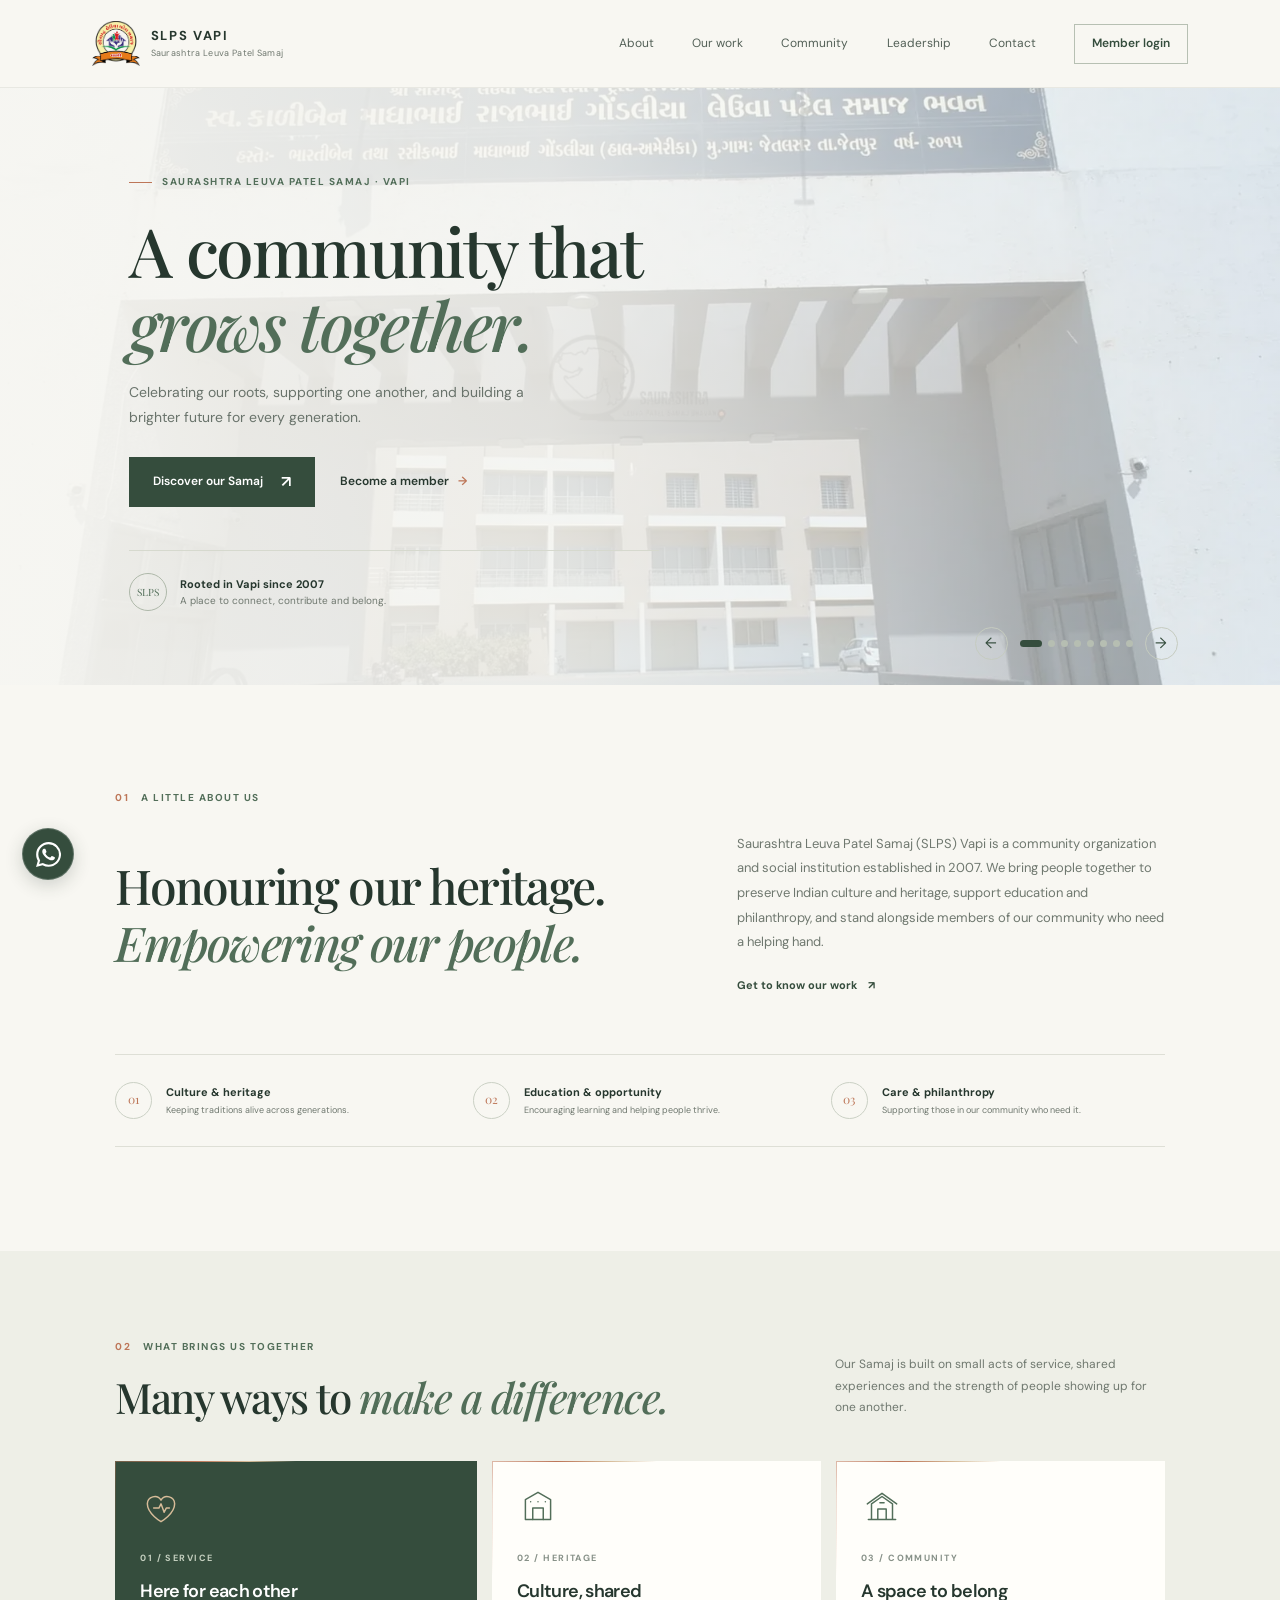
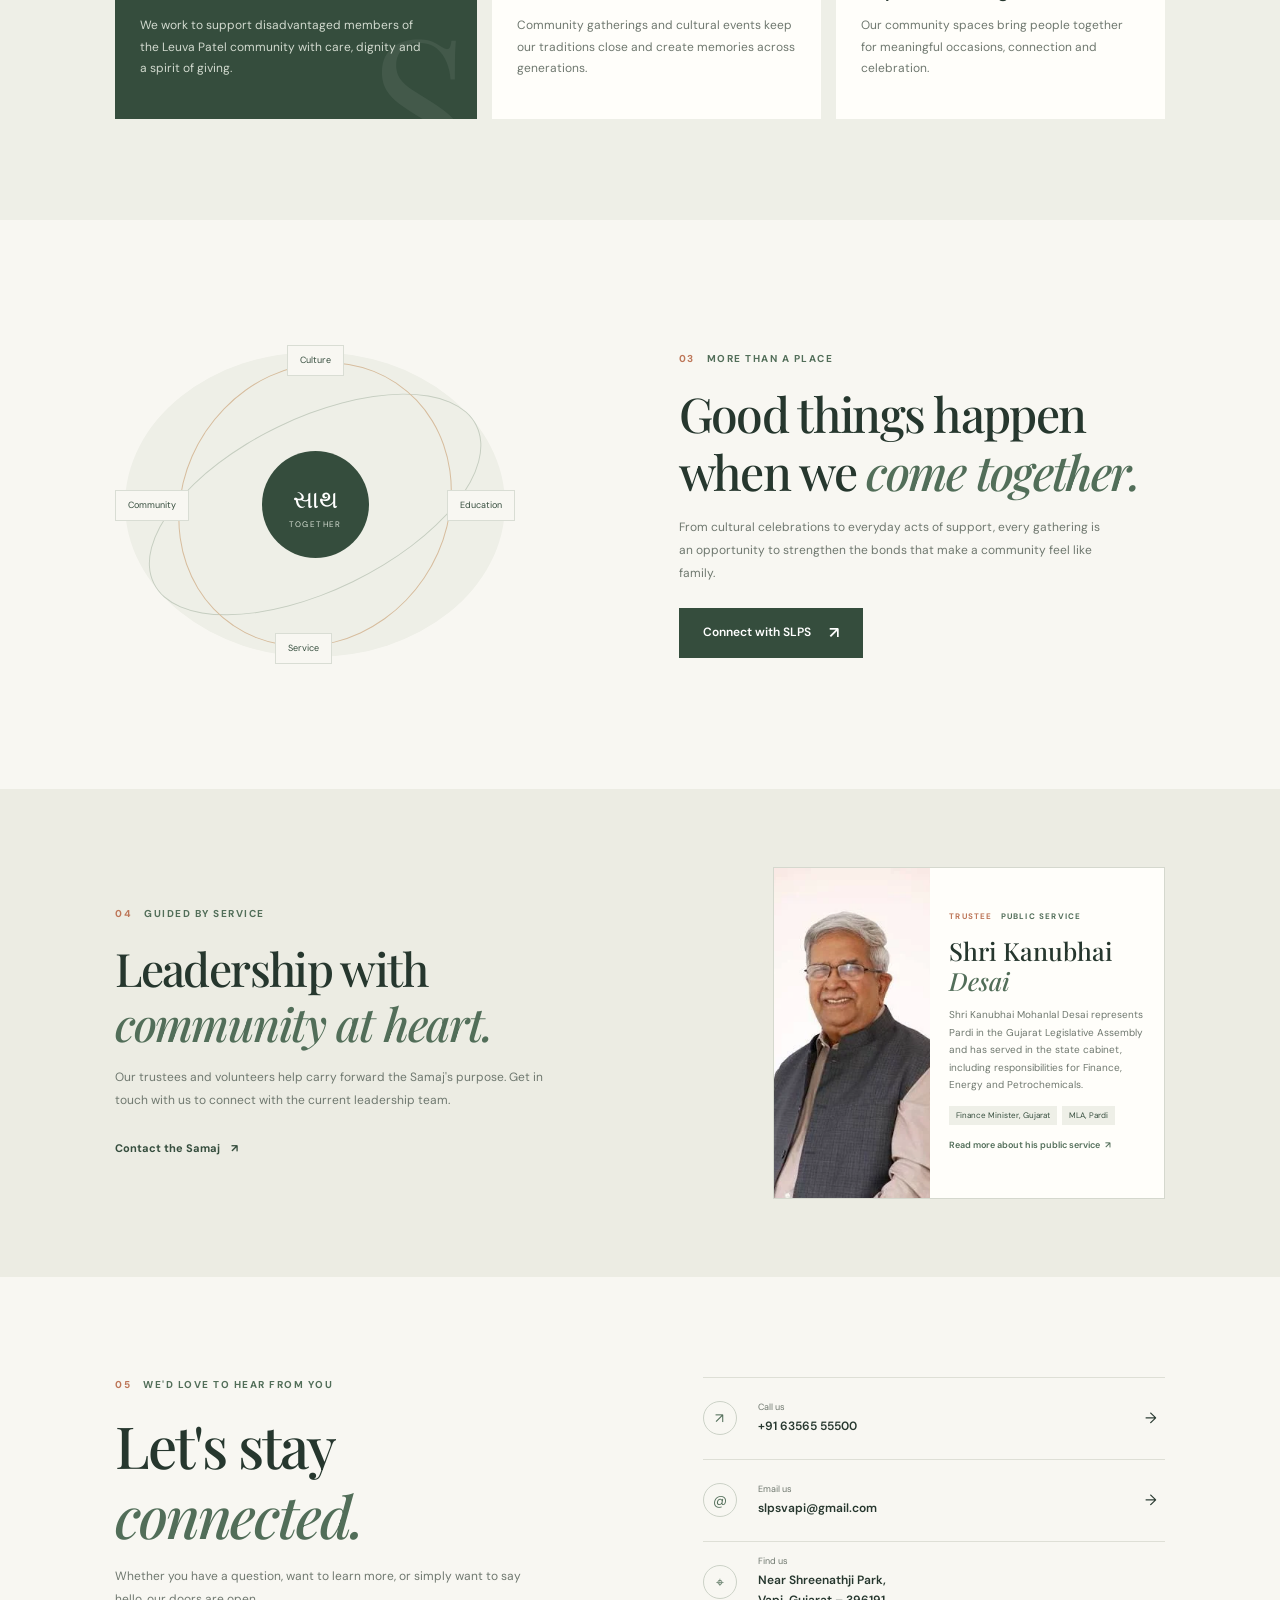
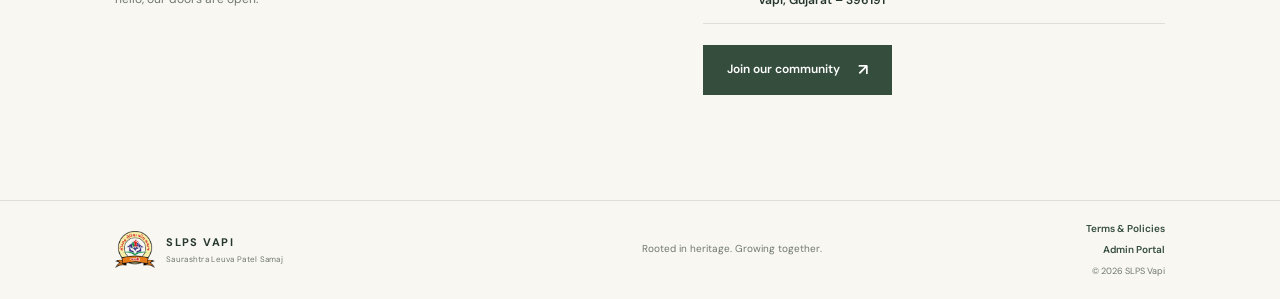
<file: index.html>
<!doctype html>
<html lang="en">
  <head>
    <meta charset="utf-8" />
    <meta name="viewport" content="width=device-width, initial-scale=1, viewport-fit=cover" />
    <meta name="color-scheme" content="light" />
    <meta name="supported-color-schemes" content="light" />
    <meta
      name="description"
      content="Saurashtra Leuva Patel Samaj Vapi — serving our community and preserving culture since 2007."
    />
    <meta name="theme-color" content="#f8f7f2" />
    <meta name="theme-color" media="(prefers-color-scheme: light)" content="#f8f7f2" />
    <meta name="theme-color" media="(prefers-color-scheme: dark)" content="#f8f7f2" />
    <title>SLPS VAPI</title>
    <link rel="preconnect" href="https://fonts.googleapis.com" />
    <link rel="preconnect" href="https://fonts.gstatic.com" crossorigin />
    <link
      href="https://fonts.googleapis.com/css2?family=DM+Sans:ital,wght@0,400;0,500;0,600;0,700;1,400;1,500;1,600;1,700&family=Playfair+Display:ital,wght@0,500;0,600;0,700;1,500;1,600;1,700&family=Lora:ital,wght@0,500;0,600;0,700;1,500;1,600;1,700&family=Cormorant+Garamond:ital,wght@0,500;0,600;0,700;1,500;1,600;1,700&family=Merriweather:ital,wght@0,400;0,700;1,400;1,700&family=Manrope:wght@400;500;600;700&family=Montserrat:wght@400;500;600;700&family=Nunito+Sans:wght@400;500;600;700&display=swap"
      rel="stylesheet"
    />
    <link rel="stylesheet" href="styles.css" />
    <script src="script.js" defer></script>
    <script src="site-ui.js" defer></script>
    <script type="module" src="auth.js"></script>
  </head>
  <body>
    <header class="site-header">
      <a class="brand" href="#home" aria-label="SLPS Vapi home">
        <span class="brand-mark" aria-hidden="true">
          <img class="brand-logo" src="assets/logo.webp" alt="" />
        </span>
        <span class="brand-copy">
          <strong>SLPS VAPI</strong>
          <small>Saurashtra Leuva Patel Samaj</small>
        </span>
      </a>

      <button class="menu-toggle" type="button" aria-expanded="false" aria-controls="primary-nav" aria-label="Open navigation">
        <span></span><span></span><span></span>
      </button>

      <nav class="primary-nav" id="primary-nav" aria-label="Main navigation">
        <a href="#about">About</a>
        <a href="#work">Our work</a>
        <a href="#community">Community</a>
        <a href="#leadership">Leadership</a>
        <a href="#contact">Contact</a>
        <button class="button button-small button-outline" type="button" data-open-auth>Member login</button>
      </nav>
    </header>

    <main>
      <section class="hero" id="home" aria-label="Welcome to SLPS Vapi">
        <div class="hero-background" aria-hidden="true">
          <div class="hero-background-layer"></div>
          <div class="hero-background-layer"></div>
        </div>
        <div class="hero-copy">
          <p class="eyebrow"><span></span> Saurashtra Leuva Patel Samaj · Vapi</p>
          <h1 id="hero-title">A community that<br /><em>grows together.</em></h1>
          <p class="hero-description" id="hero-description">
            Celebrating our roots, supporting one another, and building a brighter future for every generation.
          </p>
          <div class="hero-actions">
            <a class="button button-primary" href="#about">Discover our Samaj <span aria-hidden="true">↗</span></a>
            <button class="text-button" type="button" data-open-auth>Become a member <span aria-hidden="true">→</span></button>
          </div>
          <div class="hero-proof">
            <div class="proof-seal" aria-hidden="true">SLPS</div>
            <p><strong>Rooted in Vapi since 2007</strong><br />A place to connect, contribute and belong.</p>
          </div>
        </div>
        <div class="carousel-controls" role="group" aria-label="Hero image controls">
          <button class="carousel-arrow" id="slide-prev" type="button" aria-label="Previous slide">←</button>
          <div class="carousel-dots" role="group" aria-label="Choose a hero image">
            <button class="carousel-dot is-active" type="button" aria-label="Slide 1" aria-current="true"></button>
            <button class="carousel-dot" type="button" aria-label="Slide 2"></button>
            <button class="carousel-dot" type="button" aria-label="Slide 3"></button>
            <button class="carousel-dot" type="button" aria-label="Slide 4"></button>
            <button class="carousel-dot" type="button" aria-label="Slide 5"></button>
            <button class="carousel-dot" type="button" aria-label="Slide 6"></button>
            <button class="carousel-dot" type="button" aria-label="Slide 7"></button>
            <button class="carousel-dot" type="button" aria-label="Slide 8"></button>
          </div>
          <button class="carousel-arrow" id="slide-next" type="button" aria-label="Next slide">→</button>
        </div>
      </section>

      <section class="intro section-wrap" id="about">
        <div class="section-label"><span>01</span> A little about us</div>
        <div class="intro-content">
          <h2>Honouring our heritage.<br /><em>Empowering our people.</em></h2>
          <div class="intro-text">
            <p>
              Saurashtra Leuva Patel Samaj (SLPS) Vapi is a community organization and social institution established in 2007. We bring people together to preserve Indian culture and heritage, support education and philanthropy, and stand alongside members of our community who need a helping hand.
            </p>
            <a class="inline-link" href="#work">Get to know our work <span aria-hidden="true">↗</span></a>
          </div>
        </div>
        <div class="values-strip">
          <div><span class="value-icon">01</span><span><strong>Culture & heritage</strong><small>Keeping traditions alive across generations.</small></span></div>
          <div><span class="value-icon">02</span><span><strong>Education & opportunity</strong><small>Encouraging learning and helping people thrive.</small></span></div>
          <div><span class="value-icon">03</span><span><strong>Care & philanthropy</strong><small>Supporting those in our community who need it.</small></span></div>
        </div>
      </section>

      <section class="work-section" id="work">
        <div class="section-wrap">
          <div class="section-heading">
            <div>
              <div class="section-label"><span>02</span> What brings us together</div>
              <h2>Many ways to <em>make a difference.</em></h2>
            </div>
            <p>Our Samaj is built on small acts of service, shared experiences and the strength of people showing up for one another.</p>
          </div>
          <div class="work-grid">
            <article class="work-card work-card-feature">
              <div class="card-icon" aria-hidden="true">
                <svg viewBox="0 0 40 40" fill="none"><path d="M20 34s-13-7.5-13-17a7 7 0 0 1 13-3.5A7 7 0 0 1 33 17c0 9.5-13 17-13 17Z" /><path d="M13 21h5l2-4 3 8 2-4h3" /></svg>
              </div>
              <span class="card-index">01 / SERVICE</span>
              <h3>Here for each other</h3>
              <p>We work to support disadvantaged members of the Leuva Patel community with care, dignity and a spirit of giving.</p>
              <span class="card-decoration" aria-hidden="true">S</span>
            </article>
            <article class="work-card">
              <div class="card-icon" aria-hidden="true">
                <svg viewBox="0 0 40 40" fill="none"><path d="M8 32V13l12-7 12 7v19H8Z" /><path d="M15 32V21h10v11M13 15h.01M20 15h.01M27 15h.01" /></svg>
              </div>
              <span class="card-index">02 / HERITAGE</span>
              <h3>Culture, shared</h3>
              <p>Community gatherings and cultural events keep our traditions close and create memories across generations.</p>
            </article>
            <article class="work-card">
              <div class="card-icon" aria-hidden="true">
                <svg viewBox="0 0 40 40" fill="none"><path d="M7 32h26M10 32V17l10-7 10 7v15M16 32V22h8v10M6 17l14-10 14 10" /><path d="M18 16h4" /></svg>
              </div>
              <span class="card-index">03 / COMMUNITY</span>
              <h3>A space to belong</h3>
              <p>Our community spaces bring people together for meaningful occasions, connection and celebration.</p>
            </article>
          </div>
        </div>
      </section>

      <section class="community-section section-wrap" id="community">
        <div class="community-art" aria-hidden="true">
          <div class="community-orbit orbit-one"></div>
          <div class="community-orbit orbit-two"></div>
          <div class="community-center"><span>સાથ</span><small>TOGETHER</small></div>
          <span class="orbit-tag tag-top">Culture</span>
          <span class="orbit-tag tag-right">Education</span>
          <span class="orbit-tag tag-bottom">Service</span>
          <span class="orbit-tag tag-left">Community</span>
        </div>
        <div class="community-copy">
          <div class="section-label"><span>03</span> More than a place</div>
          <h2>Good things happen<br />when we <em>come together.</em></h2>
          <p>From cultural celebrations to everyday acts of support, every gathering is an opportunity to strengthen the bonds that make a community feel like family.</p>
          <a class="button button-primary" href="#contact">Connect with SLPS <span aria-hidden="true">↗</span></a>
        </div>
      </section>

      <section class="leadership-section" id="leadership">
        <div class="section-wrap">
          <div class="leadership-heading">
            <div class="section-label"><span>04</span> Guided by service</div>
            <h2>Leadership with<br /><em>community at heart.</em></h2>
            <p>Our trustees and volunteers help carry forward the Samaj's purpose. Get in touch with us to connect with the current leadership team.</p>
            <a class="inline-link" href="mailto:slpsvapi@gmail.com">Contact the Samaj <span aria-hidden="true">↗</span></a>
          </div>
          <article class="trustee-profile">
            <img class="trustee-photo" src="assets/kanudesai.webp" alt="Shri Kanubhai Desai" />
            <div class="trustee-info">
              <div class="section-label"><span>TRUSTEE</span> Public service</div>
              <h3>Shri Kanubhai<br /><em>Desai</em></h3>
              <p>Shri Kanubhai Mohanlal Desai represents Pardi in the Gujarat Legislative Assembly and has served in the state cabinet, including responsibilities for Finance, Energy and Petrochemicals.</p>
              <div class="trustee-roles">
                <span>Finance Minister, Gujarat</span>
                <span>MLA, Pardi</span>
              </div>
              <a class="trustee-source" href="https://en.wikipedia.org/wiki/Kanubhai_Desai" target="_blank" rel="noopener noreferrer">Read more about his public service <span aria-hidden="true">↗</span></a>
            </div>
          </article>
        </div>
      </section>

      <section class="contact-section section-wrap" id="contact">
        <div class="contact-heading">
          <div class="section-label"><span>05</span> We'd love to hear from you</div>
          <h2>Let's stay<br /><em>connected.</em></h2>
          <p>Whether you have a question, want to learn more, or simply want to say hello, our doors are open.</p>
        </div>
        <div class="contact-details">
          <a class="contact-item" href="tel:+916356555500">
            <span class="contact-icon" aria-hidden="true">↗</span>
            <span><small>Call us</small><strong>+91 63565 55500</strong></span>
            <span class="contact-arrow" aria-hidden="true">→</span>
          </a>
          <a class="contact-item" href="mailto:slpsvapi@gmail.com">
            <span class="contact-icon" aria-hidden="true">@</span>
            <span><small>Email us</small><strong>slpsvapi@gmail.com</strong></span>
            <span class="contact-arrow" aria-hidden="true">→</span>
          </a>
          <div class="contact-item address-item">
            <span class="contact-icon" aria-hidden="true">⌖</span>
            <span><small>Find us</small><strong>Near Shreenathji Park,<br />Vapi, Gujarat – 396191</strong></span>
          </div>
          <button class="button button-primary contact-join" type="button" data-open-auth>Join our community <span aria-hidden="true">↗</span></button>
        </div>
      </section>
    </main>

    <a
      class="whatsapp-cta"
      href="https://wa.me/916356555500?text=Hello%2C%20I%27d%20like%20to%20know%20more%20about%20SLPS%20Vapi."
      target="_blank"
      rel="noopener noreferrer"
      aria-label="Chat with SLPS Vapi on WhatsApp"
      title="Chat on WhatsApp"
    >
      <svg viewBox="0 0 24 24" aria-hidden="true">
        <path d="M20.52 3.48A11.85 11.85 0 0 0 12.08 0C5.5 0 .14 5.36.14 11.94c0 2.1.55 4.15 1.6 5.96L.05 24l6.25-1.64a11.9 11.9 0 0 0 5.78 1.47h.01c6.58 0 11.94-5.36 11.94-11.94a11.86 11.86 0 0 0-3.51-8.41ZM12.09 21.8h-.01a9.87 9.87 0 0 1-5.03-1.38l-.36-.21-3.71.97.99-3.62-.23-.37a9.88 9.88 0 0 1-1.51-5.25c0-5.45 4.44-9.89 9.9-9.89a9.82 9.82 0 0 1 7 2.9 9.82 9.82 0 0 1 2.89 7c0 5.46-4.44 9.9-9.93 9.9Zm5.43-7.41c-.3-.15-1.76-.87-2.03-.97-.27-.1-.47-.15-.67.15-.2.3-.77.97-.94 1.17-.17.2-.35.22-.65.07-.3-.15-1.26-.46-2.4-1.47-.89-.79-1.49-1.77-1.66-2.07-.17-.3-.02-.46.13-.61.13-.13.3-.35.45-.52.15-.18.2-.3.3-.5.1-.2.05-.38-.03-.53-.07-.15-.67-1.62-.92-2.22-.24-.58-.49-.5-.67-.51h-.57c-.2 0-.52.08-.8.38-.27.3-1.04 1.02-1.04 2.49s1.07 2.89 1.22 3.09c.15.2 2.1 3.2 5.09 4.48.71.31 1.27.49 1.7.63.72.23 1.37.2 1.88.12.57-.08 1.76-.72 2.01-1.42.25-.7.25-1.3.17-1.42-.08-.13-.27-.2-.57-.35Z" />
      </svg>
    </a>

    <footer class="site-footer">
      <div class="footer-inner section-wrap">
        <a class="brand footer-brand" href="#home">
          <span class="brand-mark" aria-hidden="true">
            <img class="brand-logo" src="assets/logo.webp" alt="" />
          </span>
          <span class="brand-copy"><strong>SLPS VAPI</strong><small>Saurashtra Leuva Patel Samaj</small></span>
        </a>
        <p class="footer-tagline">Rooted in heritage. Growing together.</p>
        <div class="footer-meta">
          <a class="footer-policy" href="privacy-policy.html">Terms &amp; Policies</a>
          <a class="footer-policy" href="admin.html">Admin Portal</a>
          <span class="footer-copy">© <span id="current-year"></span> SLPS Vapi</span>
        </div>
      </div>
    </footer>

    <dialog class="auth-dialog" aria-labelledby="auth-title">
      <button class="dialog-close" type="button" aria-label="Close dialog">×</button>
      <div class="section-label"><span>SLPS VAPI</span> Member community</div>
      <h2 id="auth-title">Welcome <em>back.</em></h2>
      <p class="auth-description" id="auth-description">Sign in or create your member account using your mobile number.</p>
      <div class="auth-tabs" role="tablist" aria-label="Member options">
        <button class="auth-tab is-active" type="button" role="tab" aria-selected="true" data-auth-mode="login">Member login</button>
        <button class="auth-tab" type="button" role="tab" aria-selected="false" data-auth-mode="register">Register</button>
      </div>

      <div class="demo-auth-banner" id="demo-banner-login">
        <div class="demo-auth-badge">
          <span class="demo-dot"></span>
          <span>DEMO CREDENTIALS</span>
        </div>
        <div class="demo-auth-info">
          <span>Registered Mobile: <strong>+91 94081 91506</strong> &bull; OTP: <strong>123456</strong></span>
        </div>
        <button type="button" class="demo-chip-button" id="demo-fill-login">
          ⚡ 1-Click Auto Fill
        </button>
      </div>

      <div class="demo-auth-banner" id="demo-banner-register" hidden>
        <div class="demo-auth-badge">
          <span class="demo-dot"></span>
          <span>QUICK DEMO REGISTRATION</span>
        </div>
        <div class="demo-auth-info">
          <span>Test registration with pre-filled Suprince Kakadiya member details</span>
        </div>
        <button type="button" class="demo-chip-button" id="demo-fill-register">
          ⚡ Pre-fill Sample Member
        </button>
      </div>

      <form class="auth-form registration-form" id="registration-form" novalidate>
        <div class="registration-fields">
          <div class="name-fields">
            <div class="form-field">
              <label for="member-first-name">First name</label>
              <input id="member-first-name" name="firstName" type="text" autocomplete="given-name" maxlength="80" required />
            </div>
            <div class="form-field">
              <label for="member-middle-name">Middle name <span>(optional)</span></label>
              <input id="member-middle-name" name="middleName" type="text" autocomplete="additional-name" maxlength="80" />
            </div>
            <div class="form-field">
              <label for="member-last-name">Last name</label>
              <input id="member-last-name" name="lastName" type="text" autocomplete="family-name" maxlength="80" required />
            </div>
          </div>
          <div class="form-field phone-field">
            <label for="member-phone">Mobile number</label>
            <input id="member-phone" name="phone" type="tel" inputmode="tel" autocomplete="tel" placeholder="+91 94081 91506" maxlength="20" required />
            <small>Enter your number with country code.</small>
          </div>
          <div class="form-field">
            <label for="member-email">Email address</label>
            <input id="member-email" name="email" type="email" autocomplete="email" maxlength="254" required />
          </div>
          <div class="form-field">
            <label for="member-dob">Date of birth</label>
            <input id="member-dob" name="dateOfBirth" type="date" autocomplete="bday" required />
          </div>
          <fieldset class="gender-field">
            <legend>Gender</legend>
            <div class="gender-options">
              <label><input type="radio" name="gender" value="female" required /> Female</label>
              <label><input type="radio" name="gender" value="male" /> Male</label>
              <label><input type="radio" name="gender" value="non_binary" /> Non-binary</label>
              <label><input type="radio" name="gender" value="prefer_not_to_say" /> Prefer not to say</label>
            </div>
          </fieldset>
          <button class="button button-primary auth-submit" id="send-otp" type="submit">Continue to phone verification <span aria-hidden="true">↗</span></button>
        </div>
      </form>
      <form class="auth-form login-form" id="login-form" hidden novalidate>
        <div class="form-field phone-field">
          <label for="login-phone">Mobile number</label>
          <input id="login-phone" name="phone" type="tel" inputmode="tel" autocomplete="tel" placeholder="+91 94081 91506" maxlength="20" required />
          <small>Enter the mobile number used for your membership.</small>
        </div>
        <button class="button button-primary auth-submit" type="submit">Send sign-in code <span aria-hidden="true">↗</span></button>
      </form>
      <form class="auth-form otp-form" id="otp-form" hidden novalidate>
        <!-- Demo OTP Quick Verification Box -->
        <div class="demo-otp-card" id="demo-otp-card">
          <div class="demo-otp-card-top">
            <div class="demo-badge-pill">
              <span class="demo-live-dot"></span>
              <span>DEMO OTP ACTIVE</span>
            </div>
            <span class="demo-otp-expiry">Expires in 10 min</span>
          </div>
          <div class="demo-otp-code-row">
            <div class="demo-otp-display">
              <span class="demo-otp-label-small">YOUR TEST CODE</span>
              <span class="demo-otp-digits" id="demo-active-otp">123456</span>
            </div>
            <button type="button" class="demo-autofill-btn" id="demo-autofill-otp" aria-label="Auto-fill demo code">
              <svg width="15" height="15" viewBox="0 0 24 24" fill="none" stroke="currentColor" stroke-width="2.5" stroke-linecap="round" stroke-linejoin="round" aria-hidden="true"><polyline points="20 6 9 17 4 12"></polyline></svg>
              <span>Auto-fill OTP</span>
            </button>
          </div>
          <p class="demo-otp-note">Click "Auto-fill OTP" or type either the code above or standard demo code <strong>123456</strong>.</p>
        </div>

        <div class="form-field otp-input-wrapper">
          <label for="otp-code">Enter 6-digit verification code</label>
          <input id="otp-code" name="token" class="otp-number-input" type="text" inputmode="numeric" autocomplete="one-time-code" pattern="[0-9]{6}" minlength="6" maxlength="6" placeholder="• • • • • •" required />
          <small id="otp-sent-message">We sent a verification code to your mobile number.</small>
        </div>
        <button class="button button-primary auth-submit" id="verify-otp" type="submit">Verify &amp; Continue <span aria-hidden="true">↗</span></button>
        <div class="otp-actions">
          <button class="text-button" id="resend-otp" type="button" disabled>Resend code in 60s</button>
          <button class="text-button" id="change-phone" type="button">Change number</button>
        </div>
      </form>
      <section class="auth-success" id="auth-success" aria-live="polite" hidden>
        <div class="success-icon-wrap" aria-hidden="true">
          <div class="success-ring-glow"></div>
          <div class="success-ring-pulse"></div>
          <div class="success-check-circle">
            <svg class="success-svg" viewBox="0 0 52 52">
              <circle class="success-svg-circle" cx="26" cy="26" r="23" fill="none" />
              <path class="success-svg-check" fill="none" d="M14.1 27.2l7.1 7.2 16.7-16.8" />
            </svg>
          </div>
        </div>
        <h3 id="auth-success-title">Verified Successfully!</h3>
        <p id="auth-success-desc">Welcome to SLPS Vapi. Your mobile number has been authenticated.</p>
        <div class="redirect-countdown-card">
          <div class="redirect-text">
            <span>Redirecting to your dashboard…</span>
            <span class="redirect-spinner"></span>
          </div>
          <div class="redirect-bar-track">
            <div class="redirect-bar-fill" id="redirect-bar-fill"></div>
          </div>
        </div>
        <a class="button button-primary auth-submit redirect-button" id="go-dashboard-btn" href="dashboard.html">
          Go to dashboard now <span aria-hidden="true">↗</span>
        </a>
      </section>
      <p class="auth-status" id="auth-status" role="status" aria-live="polite"></p>
      <a class="auth-email" href="mailto:slpsvapi@gmail.com?subject=SLPS%20Vapi%20membership">Need help? Contact slpsvapi@gmail.com</a>
    </dialog>
    <div class="dialog-backdrop"></div>
    <div class="sr-only" aria-live="polite" id="carousel-announcement"></div>
  </body>
</html>
</file>
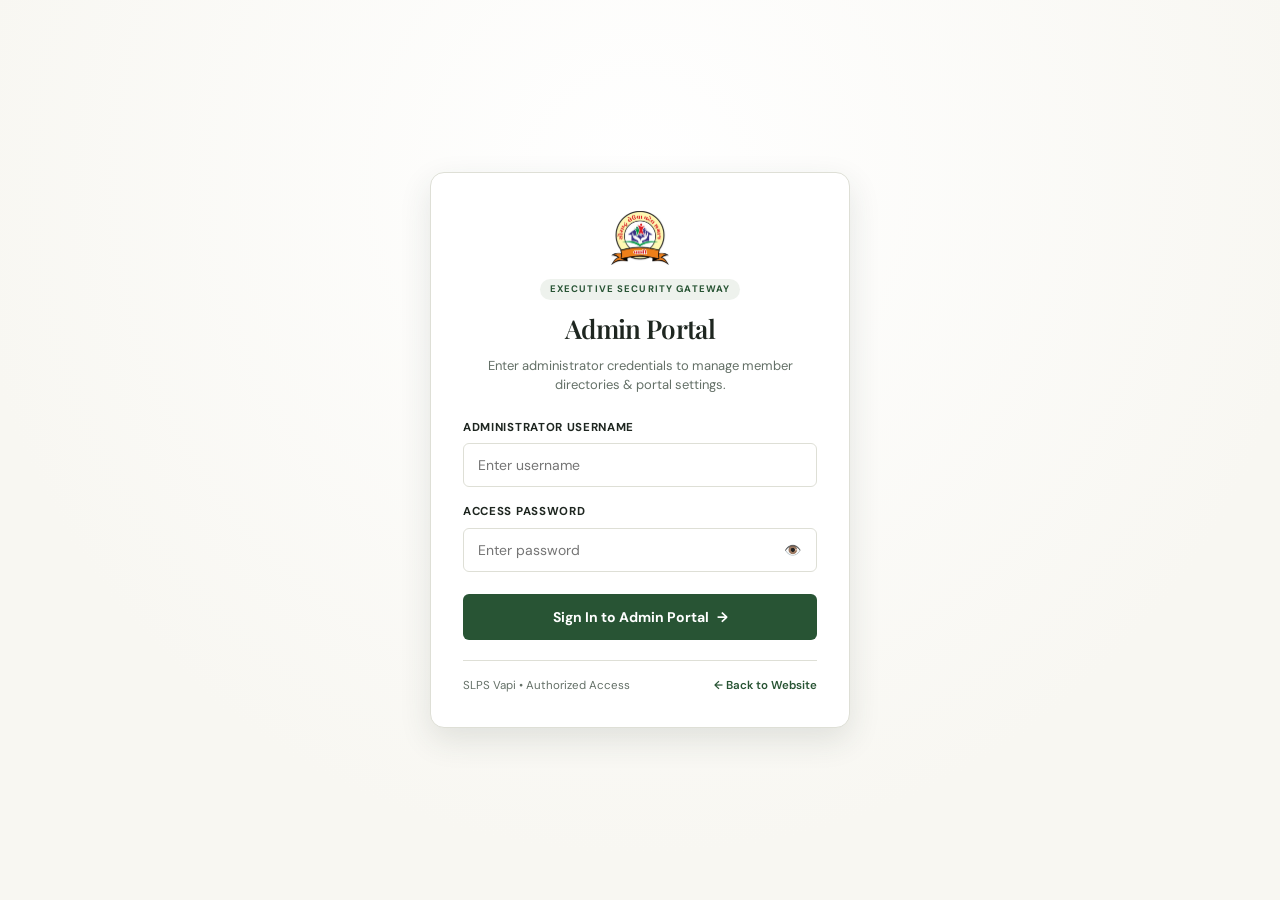
<file: admin/index.html>
<!doctype html>
<html lang="en">
  <head>
    <meta charset="utf-8" />
    <meta http-equiv="refresh" content="0; url=../admin.html" />
    <meta name="viewport" content="width=device-width, initial-scale=1" />
    <title>Redirecting to SLPS Admin Portal...</title>
    <script>
      window.location.replace("../admin.html");
    </script>
  </head>
  <body style="font-family: system-ui, sans-serif; background: #f8f7f2; color: #26372e; padding: 40px; text-align: center;">
    <p>Opening SLPS Admin Portal... <a href="../admin.html" style="color: #285434; font-weight: 600;">Click here if not redirected</a>.</p>
  </body>
</html>
</file>
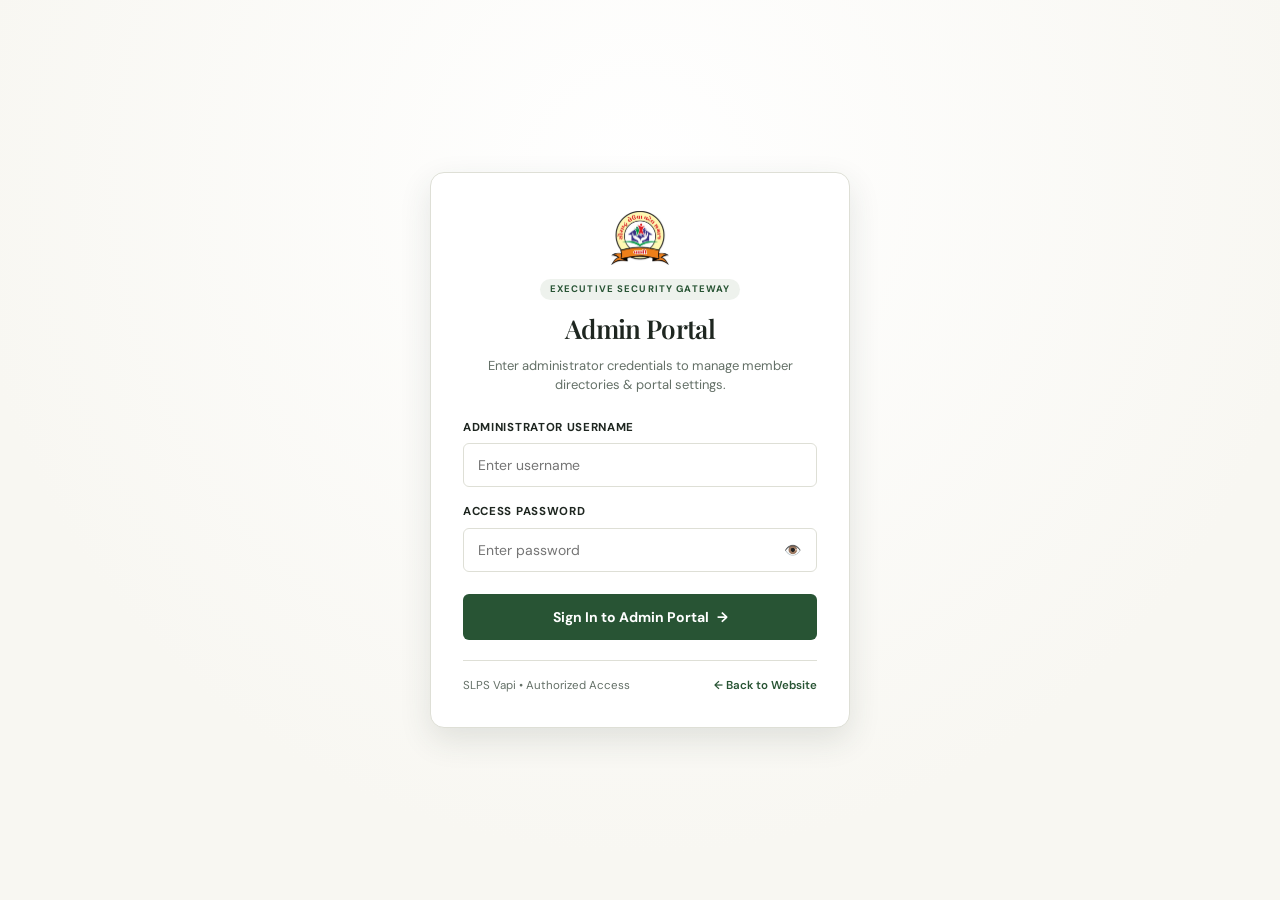
<file: admin.html>
<!doctype html>
<html lang="en">
  <head>
    <meta charset="utf-8" />
    <meta name="viewport" content="width=device-width, initial-scale=1, viewport-fit=cover" />
    <meta name="color-scheme" content="light" />
    <meta name="supported-color-schemes" content="light" />
    <meta name="theme-color" content="#f8f7f2" />
    <meta name="theme-color" media="(prefers-color-scheme: light)" content="#f8f7f2" />
    <meta name="theme-color" media="(prefers-color-scheme: dark)" content="#f8f7f2" />
    <title>SLPS ADMIN DASHBOARD</title>
    <link rel="preconnect" href="https://fonts.googleapis.com" />
    <link rel="preconnect" href="https://fonts.gstatic.com" crossorigin />
    <link
      href="https://fonts.googleapis.com/css2?family=DM+Sans:ital,wght@0,400;0,500;0,600;0,700;1,400;1,500;1,600;1,700&family=Playfair+Display:ital,wght@0,500;0,600;0,700;1,500;1,600;1,700&display=swap"
      rel="stylesheet"
    />
    <link rel="stylesheet" href="admin.css" />
    <!-- jsPDF & AutoTable for direct client-side PDF document generation -->
    <script src="vendor/jspdf.umd.min.js"></script>
    <script src="vendor/jspdf.plugin.autotable.min.js"></script>
    <script src="admin.js" defer></script>
  </head>
  <body>
    <!-- ==========================================================
         1. ADMIN AUTHENTICATION GATE (CENTER OF THE SCREEN)
         ========================================================== -->
    <main class="admin-auth-screen" id="admin-auth-screen">
      <div class="admin-auth-card">
        <!-- Logo & Brand Header -->
        <div class="admin-auth-brand">
          <img class="admin-auth-logo" src="assets/logo.webp" alt="SLPS Logo" />
          <span class="admin-auth-badge">Executive Security Gateway</span>
          <h1 class="admin-auth-title">Admin Portal</h1>
          <p class="admin-auth-desc">Enter administrator credentials to manage member directories &amp; portal settings.</p>
        </div>

        <!-- Credentials Form Wrap -->
        <div id="admin-auth-form-wrap">
          <form class="admin-auth-form" id="admin-login-form">
            <!-- Inline Error Box -->
            <div class="admin-error-box" id="admin-error" hidden></div>

            <div class="admin-form-group">
              <label class="admin-form-label" for="admin-user">Administrator Username</label>
              <div class="admin-input-wrap">
                <input
                  type="text"
                  id="admin-user"
                  class="admin-input"
                  placeholder="Enter username"
                  autocomplete="username"
                  required
                />
              </div>
            </div>

            <div class="admin-form-group">
              <label class="admin-form-label" for="admin-pass">Access Password</label>
              <div class="admin-input-wrap">
                <input
                  type="password"
                  id="admin-pass"
                  class="admin-input"
                  placeholder="Enter password"
                  autocomplete="current-password"
                  required
                />
                <button type="button" class="admin-password-toggle" id="toggle-pass-visibility" aria-label="Toggle password visibility">
                  👁️
                </button>
              </div>
            </div>

            <button type="submit" class="admin-submit-btn">
              <span>Sign In to Admin Portal</span>
              <span>→</span>
            </button>
          </form>

          <div class="admin-auth-footer">
            <span>SLPS Vapi &bull; Authorized Access</span>
            <a href="index.html">← Back to Website</a>
          </div>
        </div>

        <!-- Success Animation Sign (Exact SVG Checkmark - NO TEXT with it) -->
        <div class="admin-success-state" id="admin-success-state" hidden>
          <div class="success-icon-wrap" aria-hidden="true">
            <div class="success-ring-glow"></div>
            <div class="success-ring-pulse"></div>
            <div class="success-check-circle">
              <svg class="success-svg" viewBox="0 0 52 52">
                <circle class="success-svg-circle" cx="26" cy="26" r="23" fill="none" />
                <path class="success-svg-check" fill="none" d="M14.5 27.2l7.8 7.8 15.2-15.5" />
              </svg>
            </div>
          </div>
        </div>
      </div>
    </main>

    <!-- ==========================================================
         2. MINIMALIST ADMIN DASHBOARD SCREEN
         ========================================================== -->
    <div class="admin-app" id="admin-dashboard-screen" hidden>
      <!-- Top Navigation Header -->
      <header class="admin-header">
        <div class="admin-header-left">
          <img class="admin-header-logo" src="assets/logo.webp" alt="SLPS Logo" />
          <span class="admin-header-title">SLPS ADMIN DASHBOARD</span>
          <span class="admin-header-badge">Managing Portal</span>
        </div>

        <div class="admin-header-center">
          <div class="admin-search-wrap">
            <span class="admin-search-icon">🔍</span>
            <input
              type="search"
              class="admin-search-input"
              id="admin-global-search"
              placeholder="Search members by name, ID, city, occupation, phone…"
              autocomplete="off"
            />
          </div>
        </div>

        <div class="admin-header-right">
          <div class="admin-sync-indicator" title="Connected to members.json">
            <span class="admin-sync-dot"></span>
            <span>Live Data Sync</span>
          </div>

          <div class="admin-user-profile" title="Signed in as Chief Administrator">
            <div class="admin-avatar">SK</div>
            <div class="admin-user-info">
              <span class="admin-user-name">Suprince Kakadiya</span>
              <span class="admin-user-role">Chief Administrator</span>
            </div>
          </div>

          <button class="admin-signout-btn" id="admin-signout-btn" type="button" title="Sign out of Admin session">
            <span>Sign Out</span>
            <span>🚪</span>
          </button>
        </div>
      </header>

      <!-- Main Admin Content Area -->
      <main class="admin-main">
        <!-- Banner Bar -->
        <div class="admin-banner-bar">
          <div class="admin-banner-copy">
            <h1>Member Master Administration</h1>
            <p>Welcome, <strong>Suprince Kakadiya</strong>. Comprehensive executive view and management of all community member records.</p>
          </div>
          <div class="admin-banner-actions">
            <button class="admin-btn admin-btn-primary" id="admin-add-member-trigger" type="button">
              <span>+ Add New Member</span>
            </button>
            <button class="admin-btn admin-btn-outline" id="admin-export-pdf-btn" type="button" title="Generate and download official PDF directory of all member entries">
              <span>📄 Download Members PDF</span>
            </button>
            <button class="admin-btn admin-btn-outline" id="admin-export-json-btn" type="button" title="Download current records as members.json">
              <span>📥 Export JSON</span>
            </button>
            <button class="admin-btn admin-btn-outline" id="admin-reload-json-btn" type="button" title="Reload directly from members.json file">
              <span>🔄 Refresh from File</span>
            </button>
            <a class="admin-btn admin-btn-outline" href="dashboard.html" target="_blank" title="Preview public member dashboard">
              <span>↗ Member View</span>
            </a>
          </div>
        </div>

        <!-- Minimalist KPI Metrics -->
        <section class="admin-kpi-grid">
          <div class="admin-kpi-card">
            <span class="admin-kpi-icon">👥</span>
            <span class="admin-kpi-label">Total Members</span>
            <span class="admin-kpi-val" id="kpi-total-members">12</span>
          </div>
          <div class="admin-kpi-card">
            <span class="admin-kpi-icon">🛡️</span>
            <span class="admin-kpi-label">Verified Life</span>
            <span class="admin-kpi-val" id="kpi-verified-members">12</span>
          </div>
          <div class="admin-kpi-card">
            <span class="admin-kpi-icon">🩸</span>
            <span class="admin-kpi-label">Blood Donors</span>
            <span class="admin-kpi-val" id="kpi-blood-donors">12</span>
          </div>
          <div class="admin-kpi-card">
            <span class="admin-kpi-icon">🏢</span>
            <span class="admin-kpi-label">Businesses</span>
            <span class="admin-kpi-val" id="kpi-total-biz">5</span>
          </div>
          <div class="admin-kpi-card">
            <span class="admin-kpi-icon">💼</span>
            <span class="admin-kpi-label">Career Resumes</span>
            <span class="admin-kpi-val" id="kpi-total-jobs">4</span>
          </div>
          <div class="admin-kpi-card">
            <span class="admin-kpi-icon">💍</span>
            <span class="admin-kpi-label">Matrimonial</span>
            <span class="admin-kpi-val" id="kpi-total-matri">6</span>
          </div>
        </section>

        <!-- Admin Category Navigation Tabs -->
        <nav class="admin-category-nav" id="admin-category-nav" aria-label="Portal Categories">
          <button class="admin-cat-tab is-active" data-cat="members" type="button">
            <span>👥 Members Directory</span>
            <span class="admin-cat-pill" id="cat-count-members">12</span>
          </button>
          <button class="admin-cat-tab" data-cat="announcements" type="button">
            <span>📢 Announcements &amp; Notices</span>
            <span class="admin-cat-pill" id="cat-count-announcements">4</span>
          </button>
          <button class="admin-cat-tab" data-cat="businesses" type="button">
            <span>🏢 Business Directory</span>
            <span class="admin-cat-pill" id="cat-count-businesses">5</span>
          </button>
          <button class="admin-cat-tab" data-cat="jobs" type="button">
            <span>💼 Job Portal</span>
            <span class="admin-cat-pill" id="cat-count-jobs">4</span>
          </button>
          <button class="admin-cat-tab" data-cat="matrimonial" type="button">
            <span>💍 Matrimonial Profiles</span>
            <span class="admin-cat-pill" id="cat-count-matrimonial">6</span>
          </button>
        </nav>

        <!-- ==========================================================
             PANE 1: MEMBERS DIRECTORY
             ========================================================== -->
        <div class="admin-cat-pane" id="admin-pane-members">
          <!-- Filter Controls Bar -->
          <div class="admin-filter-bar">
            <div class="admin-filter-group">
              <label style="font-size:11.5px; font-weight:700; color:var(--adm-muted);">FILTER BY:</label>
              <select class="admin-select" id="filter-city">
                <option value="all">All Cities</option>
              </select>
              <select class="admin-select" id="filter-blood">
                <option value="all">All Blood Groups</option>
                <option value="A+">A+</option>
                <option value="B+">B+</option>
                <option value="O+">O+</option>
                <option value="O-">O-</option>
                <option value="AB+">AB+</option>
              </select>
              <select class="admin-select" id="filter-gender">
                <option value="all">All Genders</option>
                <option value="Male">Male</option>
                <option value="Female">Female</option>
              </select>
            </div>
            <div class="admin-count-tag" id="filtered-count-tag">
              Showing records...
            </div>
          </div>

          <!-- Master Members Table -->
          <div class="admin-table-card">
            <div class="admin-table-wrap">
              <table class="admin-table" id="admin-members-table">
                <thead>
                  <tr>
                    <th>Member ID</th>
                    <th>Full Name</th>
                    <th>Blood</th>
                    <th>City / District</th>
                    <th>Occupation</th>
                    <th>Contact</th>
                    <th>Status</th>
                    <th>Actions</th>
                  </tr>
                </thead>
                <tbody id="admin-members-tbody">
                  <!-- Dynamically loaded from members.json -->
                </tbody>
              </table>
            </div>
          </div>
        </div>

        <!-- ==========================================================
             PANE 2: ANNOUNCEMENTS & NOTICES (FULL ADMIN CONTROL)
             ========================================================== -->
        <div class="admin-cat-pane" id="admin-pane-announcements" hidden>
          <div class="admin-pane-header">
            <div class="admin-pane-title-group">
              <h2>Community Announcements &amp; Circulars</h2>
              <p>Post, edit, prioritize, and delete live notices reflected on all user dashboards instantly.</p>
            </div>
            <button class="admin-btn admin-btn-primary" id="admin-add-ann-trigger" type="button">
              <span>+ Post New Announcement</span>
            </button>
          </div>

          <!-- Priority Filter Bar -->
          <div class="admin-filter-bar">
            <div class="admin-filter-group">
              <label style="font-size:11.5px; font-weight:700; color:var(--adm-muted);">PRIORITY FILTER:</label>
              <select class="admin-select" id="filter-ann-priority">
                <option value="all">All Announcements</option>
                <option value="Urgent">🚨 Urgent Alerts</option>
                <option value="Important">⭐ Important Notices</option>
                <option value="Normal">Regular Circulars</option>
              </select>
            </div>
            <div class="admin-count-tag" id="ann-count-tag">
              Showing notices...
            </div>
          </div>

          <!-- Announcements Grid -->
          <div class="admin-card-grid" id="admin-announcements-grid">
            <!-- Dynamically populated -->
          </div>
        </div>

        <!-- ==========================================================
             PANE 3: BUSINESS DIRECTORY (FULL ADMIN CONTROL)
             ========================================================== -->
        <div class="admin-cat-pane" id="admin-pane-businesses" hidden>
          <div class="admin-pane-header">
            <div class="admin-pane-title-group">
              <h2>Community Business Directory</h2>
              <p>Manage verified businesses, trade classifications, and member enterprises.</p>
            </div>
            <button class="admin-btn admin-btn-primary" id="admin-add-biz-trigger" type="button">
              <span>+ Add New Business</span>
            </button>
          </div>

          <div class="admin-card-grid" id="admin-businesses-grid">
            <!-- Dynamically populated -->
          </div>
        </div>

        <!-- ==========================================================
             PANE 4: JOB PORTAL (FULL ADMIN CONTROL)
             ========================================================== -->
        <div class="admin-cat-pane" id="admin-pane-jobs" hidden>
          <div class="admin-pane-header">
            <div class="admin-pane-title-group">
              <h2>Career &amp; Employment Portal</h2>
              <p>Manage job profiles, professional skills, and recruitment opportunities for youth members.</p>
            </div>
            <button class="admin-btn admin-btn-primary" id="admin-add-job-trigger" type="button">
              <span>+ Post Career Profile</span>
            </button>
          </div>

          <div class="admin-card-grid" id="admin-jobs-grid">
            <!-- Dynamically populated -->
          </div>
        </div>

        <!-- ==========================================================
             PANE 5: MATRIMONIAL PROFILES (FULL ADMIN CONTROL)
             ========================================================== -->
        <div class="admin-cat-pane" id="admin-pane-matrimonial" hidden>
          <div class="admin-pane-header">
            <div class="admin-pane-title-group">
              <h2>Matrimonial Matchmaking Directory</h2>
              <p>Confidential profiles and parental verification records for community alliances.</p>
            </div>
            <button class="admin-btn admin-btn-primary" id="admin-add-matri-trigger" type="button">
              <span>+ Add Matrimonial Profile</span>
            </button>
          </div>

          <div class="admin-card-grid" id="admin-matrimonial-grid">
            <!-- Dynamically populated -->
          </div>
        </div>
      </main>
    </div>

    <!-- ==========================================================
         3. VIEW EVERY INFORMATION: FULL DOSSIER MODAL
         ========================================================== -->
    <div class="admin-modal-backdrop" id="admin-dossier-modal" hidden>
      <div class="admin-modal" role="dialog" aria-modal="true" aria-labelledby="dossier-modal-title">
        <div class="admin-modal-header">
          <h3 id="dossier-modal-title">Comprehensive Member Dossier</h3>
          <button type="button" class="admin-modal-close" aria-label="Close modal">✕</button>
        </div>
        <div class="admin-modal-body" id="dossier-modal-content">
          <!-- Filled dynamically with every piece of member information -->
        </div>
      </div>
    </div>

    <!-- ==========================================================
         4. ADD / EDIT MEMBER MODAL
         ========================================================== -->
    <div class="admin-modal-backdrop" id="admin-edit-modal" hidden>
      <div class="admin-modal" role="dialog" aria-modal="true" aria-labelledby="edit-modal-title">
        <div class="admin-modal-header">
          <h3 id="edit-modal-title">Member Record Details</h3>
          <button type="button" class="admin-modal-close" aria-label="Close modal">✕</button>
        </div>
        <div class="admin-modal-body">
          <form id="admin-member-form">
            <input type="hidden" id="edit-member-mode" value="add" />

            <div style="display:grid; grid-template-columns:1fr 1fr; gap:14px; margin-bottom:14px;">
              <div class="admin-form-group">
                <label class="admin-form-label" for="edit-member-id">Member ID</label>
                <input type="text" id="edit-member-id" class="admin-input" required />
              </div>
              <div class="admin-form-group">
                <label class="admin-form-label" for="edit-member-name">Full Name</label>
                <input type="text" id="edit-member-name" class="admin-input" placeholder="e.g. Suprince Vijaybhai Kakadiya" required />
              </div>
            </div>

            <div style="display:grid; grid-template-columns:1fr 1fr 1fr; gap:14px; margin-bottom:14px;">
              <div class="admin-form-group">
                <label class="admin-form-label" for="edit-member-gender">Gender</label>
                <select id="edit-member-gender" class="admin-input" style="height:44px;">
                  <option value="Male">Male</option>
                  <option value="Female">Female</option>
                </select>
              </div>
              <div class="admin-form-group">
                <label class="admin-form-label" for="edit-member-dob">Date of Birth</label>
                <input type="date" id="edit-member-dob" class="admin-input" />
              </div>
              <div class="admin-form-group">
                <label class="admin-form-label" for="edit-member-blood">Blood Group</label>
                <select id="edit-member-blood" class="admin-input" style="height:44px;">
                  <option value="A+">A+</option>
                  <option value="B+">B+</option>
                  <option value="O+">O+</option>
                  <option value="O-">O-</option>
                  <option value="AB+">AB+</option>
                  <option value="AB-">AB-</option>
                </select>
              </div>
            </div>

            <div style="display:grid; grid-template-columns:1fr 1fr; gap:14px; margin-bottom:14px;">
              <div class="admin-form-group">
                <label class="admin-form-label" for="edit-member-city">Current City</label>
                <input type="text" id="edit-member-city" class="admin-input" placeholder="e.g. Vapi" required />
              </div>
              <div class="admin-form-group">
                <label class="admin-form-label" for="edit-member-district">District</label>
                <input type="text" id="edit-member-district" class="admin-input" value="Valsad" required />
              </div>
            </div>

            <div style="display:grid; grid-template-columns:1fr 1fr; gap:14px; margin-bottom:14px;">
              <div class="admin-form-group">
                <label class="admin-form-label" for="edit-member-occ">Occupation / Profession</label>
                <input type="text" id="edit-member-occ" class="admin-input" placeholder="e.g. Software Engineer" />
              </div>
              <div class="admin-form-group">
                <label class="admin-form-label" for="edit-member-phone">Phone Number</label>
                <input type="tel" id="edit-member-phone" class="admin-input" placeholder="e.g. +91 94081 91506" />
              </div>
            </div>

            <div class="admin-form-group" style="margin-bottom:20px;">
              <label class="admin-form-label" for="edit-member-email">Email Address</label>
              <input type="email" id="edit-member-email" class="admin-input" placeholder="e.g. member@gmail.com" />
            </div>

            <div style="display:flex; justify-content:flex-end; gap:10px;">
              <button type="button" class="admin-btn admin-btn-outline admin-modal-cancel">Cancel</button>
              <button type="submit" class="admin-btn admin-btn-primary">Save Member Record</button>
            </div>
          </form>
        </div>
      </div>
    </div>

    <!-- ==========================================================
         5. POST / EDIT ANNOUNCEMENT MODAL
         ========================================================== -->
    <div class="admin-modal-backdrop" id="admin-ann-modal" hidden>
      <div class="admin-modal" role="dialog" aria-modal="true" aria-labelledby="ann-modal-title">
        <div class="admin-modal-header">
          <h3 id="ann-modal-title">Post Community Announcement</h3>
          <button type="button" class="admin-modal-close" aria-label="Close modal">✕</button>
        </div>
        <div class="admin-modal-body">
          <form id="admin-ann-form">
            <input type="hidden" id="edit-ann-id" value="" />

            <div class="admin-form-group" style="margin-bottom:14px;">
              <label class="admin-form-label" for="edit-ann-title">Announcement Title</label>
              <input type="text" id="edit-ann-title" class="admin-input" placeholder="e.g. Free Medical Screening Camp" required />
            </div>

            <div style="display:grid; grid-template-columns:1fr 1fr; gap:14px; margin-bottom:14px;">
              <div class="admin-form-group">
                <label class="admin-form-label" for="edit-ann-priority">Priority Level</label>
                <select id="edit-ann-priority" class="admin-input" style="height:44px;">
                  <option value="Normal">Normal Notice</option>
                  <option value="Important">⭐ Important Notice</option>
                  <option value="Urgent">🚨 Urgent Alert</option>
                </select>
              </div>
              <div class="admin-form-group">
                <label class="admin-form-label" for="edit-ann-published-by">Published Authority</label>
                <input type="text" id="edit-ann-published-by" class="admin-input" value="Central Executive Committee" required />
              </div>
            </div>

            <div class="admin-form-group" style="margin-bottom:14px;">
              <label class="admin-form-label" for="edit-ann-attach">Attachment Name (Optional PDF/Circular)</label>
              <input type="text" id="edit-ann-attach" class="admin-input" placeholder="e.g. Circular_Nov2026.pdf" />
            </div>

            <div class="admin-form-group" style="margin-bottom:20px;">
              <label class="admin-form-label" for="edit-ann-desc">Full Announcement Notice Body</label>
              <textarea id="edit-ann-desc" class="admin-input" rows="4" style="height:auto; padding:10px;" placeholder="Enter details..." required></textarea>
            </div>

            <div style="display:flex; justify-content:flex-end; gap:10px;">
              <button type="button" class="admin-btn admin-btn-outline admin-modal-cancel">Cancel</button>
              <button type="submit" class="admin-btn admin-btn-primary">Publish Announcement</button>
            </div>
          </form>
        </div>
      </div>
    </div>

    <!-- ==========================================================
         6. ADD / EDIT BUSINESS MODAL
         ========================================================== -->
    <div class="admin-modal-backdrop" id="admin-biz-modal" hidden>
      <div class="admin-modal" role="dialog" aria-modal="true" aria-labelledby="biz-modal-title">
        <div class="admin-modal-header">
          <h3 id="biz-modal-title">Add Business Directory Listing</h3>
          <button type="button" class="admin-modal-close" aria-label="Close modal">✕</button>
        </div>
        <div class="admin-modal-body">
          <form id="admin-biz-form">
            <input type="hidden" id="edit-biz-id" value="" />

            <div style="display:grid; grid-template-columns:1fr 1fr; gap:14px; margin-bottom:14px;">
              <div class="admin-form-group">
                <label class="admin-form-label" for="edit-biz-name">Business Enterprise Name</label>
                <input type="text" id="edit-biz-name" class="admin-input" placeholder="e.g. Kakadiya Textiles" required />
              </div>
              <div class="admin-form-group">
                <label class="admin-form-label" for="edit-biz-category">Industry Category</label>
                <input type="text" id="edit-biz-category" class="admin-input" placeholder="e.g. Textiles & Fabrics" required />
              </div>
            </div>

            <div style="display:grid; grid-template-columns:1fr 1fr; gap:14px; margin-bottom:14px;">
              <div class="admin-form-group">
                <label class="admin-form-label" for="edit-biz-owner">Owner / Contact Person</label>
                <input type="text" id="edit-biz-owner" class="admin-input" placeholder="e.g. Vijaybhai Kakadiya" required />
              </div>
              <div class="admin-form-group">
                <label class="admin-form-label" for="edit-biz-phone">Direct Phone</label>
                <input type="tel" id="edit-biz-phone" class="admin-input" placeholder="e.g. +91 98251 12345" required />
              </div>
            </div>

            <div style="display:grid; grid-template-columns:1fr 1fr; gap:14px; margin-bottom:14px;">
              <div class="admin-form-group">
                <label class="admin-form-label" for="edit-biz-email">Official Email</label>
                <input type="email" id="edit-biz-email" class="admin-input" placeholder="e.g. info@business.com" />
              </div>
              <div class="admin-form-group">
                <label class="admin-form-label" for="edit-biz-city">City / GIDC Location</label>
                <input type="text" id="edit-biz-city" class="admin-input" placeholder="e.g. GIDC Phase 2, Vapi" required />
              </div>
            </div>

            <div class="admin-form-group" style="margin-bottom:20px;">
              <label class="admin-form-label" for="edit-biz-desc">Business Description &amp; Services</label>
              <textarea id="edit-biz-desc" class="admin-input" rows="3" style="height:auto; padding:10px;" placeholder="Brief details about the company..." required></textarea>
            </div>

            <div style="display:flex; justify-content:flex-end; gap:10px;">
              <button type="button" class="admin-btn admin-btn-outline admin-modal-cancel">Cancel</button>
              <button type="submit" class="admin-btn admin-btn-primary">Save Business</button>
            </div>
          </form>
        </div>
      </div>
    </div>

    <!-- ==========================================================
         7. ADD / EDIT JOB MODAL
         ========================================================== -->
    <div class="admin-modal-backdrop" id="admin-job-modal" hidden>
      <div class="admin-modal" role="dialog" aria-modal="true" aria-labelledby="job-modal-title">
        <div class="admin-modal-header">
          <h3 id="job-modal-title">Post Career Profile / Job</h3>
          <button type="button" class="admin-modal-close" aria-label="Close modal">✕</button>
        </div>
        <div class="admin-modal-body">
          <form id="admin-job-form">
            <input type="hidden" id="edit-job-id" value="" />

            <div style="display:grid; grid-template-columns:1fr 1fr; gap:14px; margin-bottom:14px;">
              <div class="admin-form-group">
                <label class="admin-form-label" for="edit-job-name">Candidate / Applicant Name</label>
                <input type="text" id="edit-job-name" class="admin-input" placeholder="e.g. Suprince Kakadiya" required />
              </div>
              <div class="admin-form-group">
                <label class="admin-form-label" for="edit-job-title">Designation / Role</label>
                <input type="text" id="edit-job-title" class="admin-input" placeholder="e.g. Full Stack Developer" required />
              </div>
            </div>

            <div style="display:grid; grid-template-columns:1fr 1fr; gap:14px; margin-bottom:14px;">
              <div class="admin-form-group">
                <label class="admin-form-label" for="edit-job-exp">Experience</label>
                <input type="text" id="edit-job-exp" class="admin-input" placeholder="e.g. 2 Years" required />
              </div>
              <div class="admin-form-group">
                <label class="admin-form-label" for="edit-job-edu">Highest Education</label>
                <input type="text" id="edit-job-edu" class="admin-input" placeholder="e.g. B.Tech Computer Science" required />
              </div>
            </div>

            <div style="display:grid; grid-template-columns:1fr 1fr; gap:14px; margin-bottom:14px;">
              <div class="admin-form-group">
                <label class="admin-form-label" for="edit-job-phone">Contact Phone</label>
                <input type="tel" id="edit-job-phone" class="admin-input" placeholder="e.g. +91 94081 91506" required />
              </div>
              <div class="admin-form-group">
                <label class="admin-form-label" for="edit-job-city">Preferred City</label>
                <input type="text" id="edit-job-city" class="admin-input" value="Vapi" required />
              </div>
            </div>

            <div class="admin-form-group" style="margin-bottom:20px;">
              <label class="admin-form-label" for="edit-job-skills">Key Technical / Professional Skills</label>
              <input type="text" id="edit-job-skills" class="admin-input" placeholder="e.g. React, Node.js, Python, Cloud" required />
            </div>

            <div style="display:flex; justify-content:flex-end; gap:10px;">
              <button type="button" class="admin-btn admin-btn-outline admin-modal-cancel">Cancel</button>
              <button type="submit" class="admin-btn admin-btn-primary">Save Job Profile</button>
            </div>
          </form>
        </div>
      </div>
    </div>

    <!-- ==========================================================
         8. ADD / EDIT MATRIMONIAL MODAL
         ========================================================== -->
    <div class="admin-modal-backdrop" id="admin-matri-modal" hidden>
      <div class="admin-modal" role="dialog" aria-modal="true" aria-labelledby="matri-modal-title">
        <div class="admin-modal-header">
          <h3 id="matri-modal-title">Add Matrimonial Candidate Profile</h3>
          <button type="button" class="admin-modal-close" aria-label="Close modal">✕</button>
        </div>
        <div class="admin-modal-body">
          <form id="admin-matri-form">
            <input type="hidden" id="edit-matri-id" value="" />

            <div style="display:grid; grid-template-columns:1fr 1fr; gap:14px; margin-bottom:14px;">
              <div class="admin-form-group">
                <label class="admin-form-label" for="edit-matri-name">Candidate Full Name</label>
                <input type="text" id="edit-matri-name" class="admin-input" placeholder="e.g. Drashti M. Vaghani" required />
              </div>
              <div class="admin-form-group">
                <label class="admin-form-label" for="edit-matri-gender">Gender</label>
                <select id="edit-matri-gender" class="admin-input" style="height:44px;">
                  <option value="Female">Female</option>
                  <option value="Male">Male</option>
                </select>
              </div>
            </div>

            <div style="display:grid; grid-template-columns:1fr 1fr 1fr; gap:14px; margin-bottom:14px;">
              <div class="admin-form-group">
                <label class="admin-form-label" for="edit-matri-age">Age (Years)</label>
                <input type="number" id="edit-matri-age" class="admin-input" placeholder="e.g. 27" required />
              </div>
              <div class="admin-form-group">
                <label class="admin-form-label" for="edit-matri-height">Height</label>
                <input type="text" id="edit-matri-height" class="admin-input" placeholder="e.g. 5' 4\"" required />
              </div>
              <div class="admin-form-group">
                <label class="admin-form-label" for="edit-matri-city">City</label>
                <input type="text" id="edit-matri-city" class="admin-input" value="Vapi" required />
              </div>
            </div>

            <div style="display:grid; grid-template-columns:1fr 1fr; gap:14px; margin-bottom:14px;">
              <div class="admin-form-group">
                <label class="admin-form-label" for="edit-matri-edu">Education</label>
                <input type="text" id="edit-matri-edu" class="admin-input" placeholder="e.g. M.Pharm" required />
              </div>
              <div class="admin-form-group">
                <label class="admin-form-label" for="edit-matri-occ">Occupation</label>
                <input type="text" id="edit-matri-occ" class="admin-input" placeholder="e.g. QA Manager" required />
              </div>
            </div>

            <div style="display:grid; grid-template-columns:1fr 1fr; gap:14px; margin-bottom:20px;">
              <div class="admin-form-group">
                <label class="admin-form-label" for="edit-matri-village">Native Saurashtra Village</label>
                <input type="text" id="edit-matri-village" class="admin-input" placeholder="e.g. Bagasara" required />
              </div>
              <div class="admin-form-group">
                <label class="admin-form-label" for="edit-matri-phone">Parent / Family Contact</label>
                <input type="tel" id="edit-matri-phone" class="admin-input" placeholder="e.g. +91 98240 77889" required />
              </div>
            </div>

            <div style="display:flex; justify-content:flex-end; gap:10px;">
              <button type="button" class="admin-btn admin-btn-outline admin-modal-cancel">Cancel</button>
              <button type="submit" class="admin-btn admin-btn-primary">Save Matrimonial Profile</button>
            </div>
          </form>
        </div>
      </div>
    </div>

    <!-- Toast Notification -->
    <div class="admin-toast" id="admin-toast" role="status" aria-live="polite">
      <span class="admin-toast-icon">✓</span>
      <span id="admin-toast-msg">Operation completed successfully.</span>
    </div>
  </body>
</html>
</file>
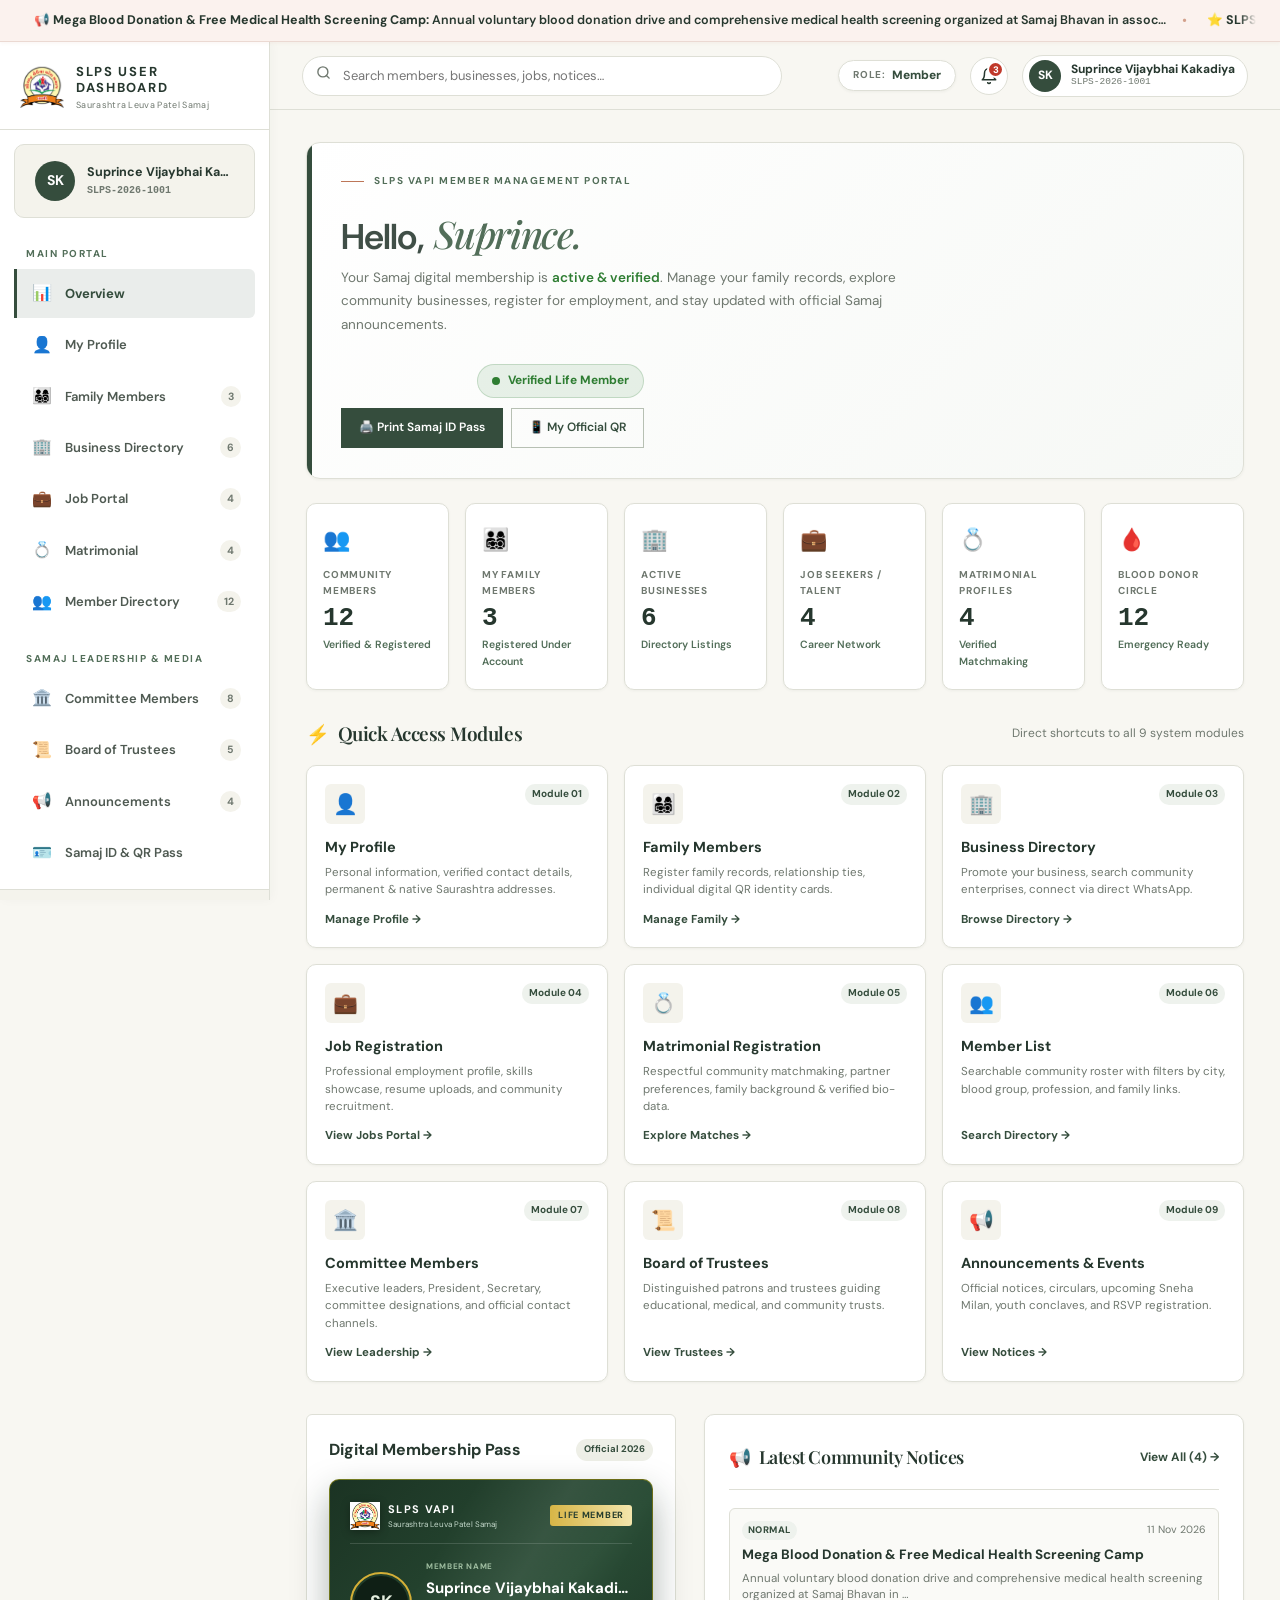
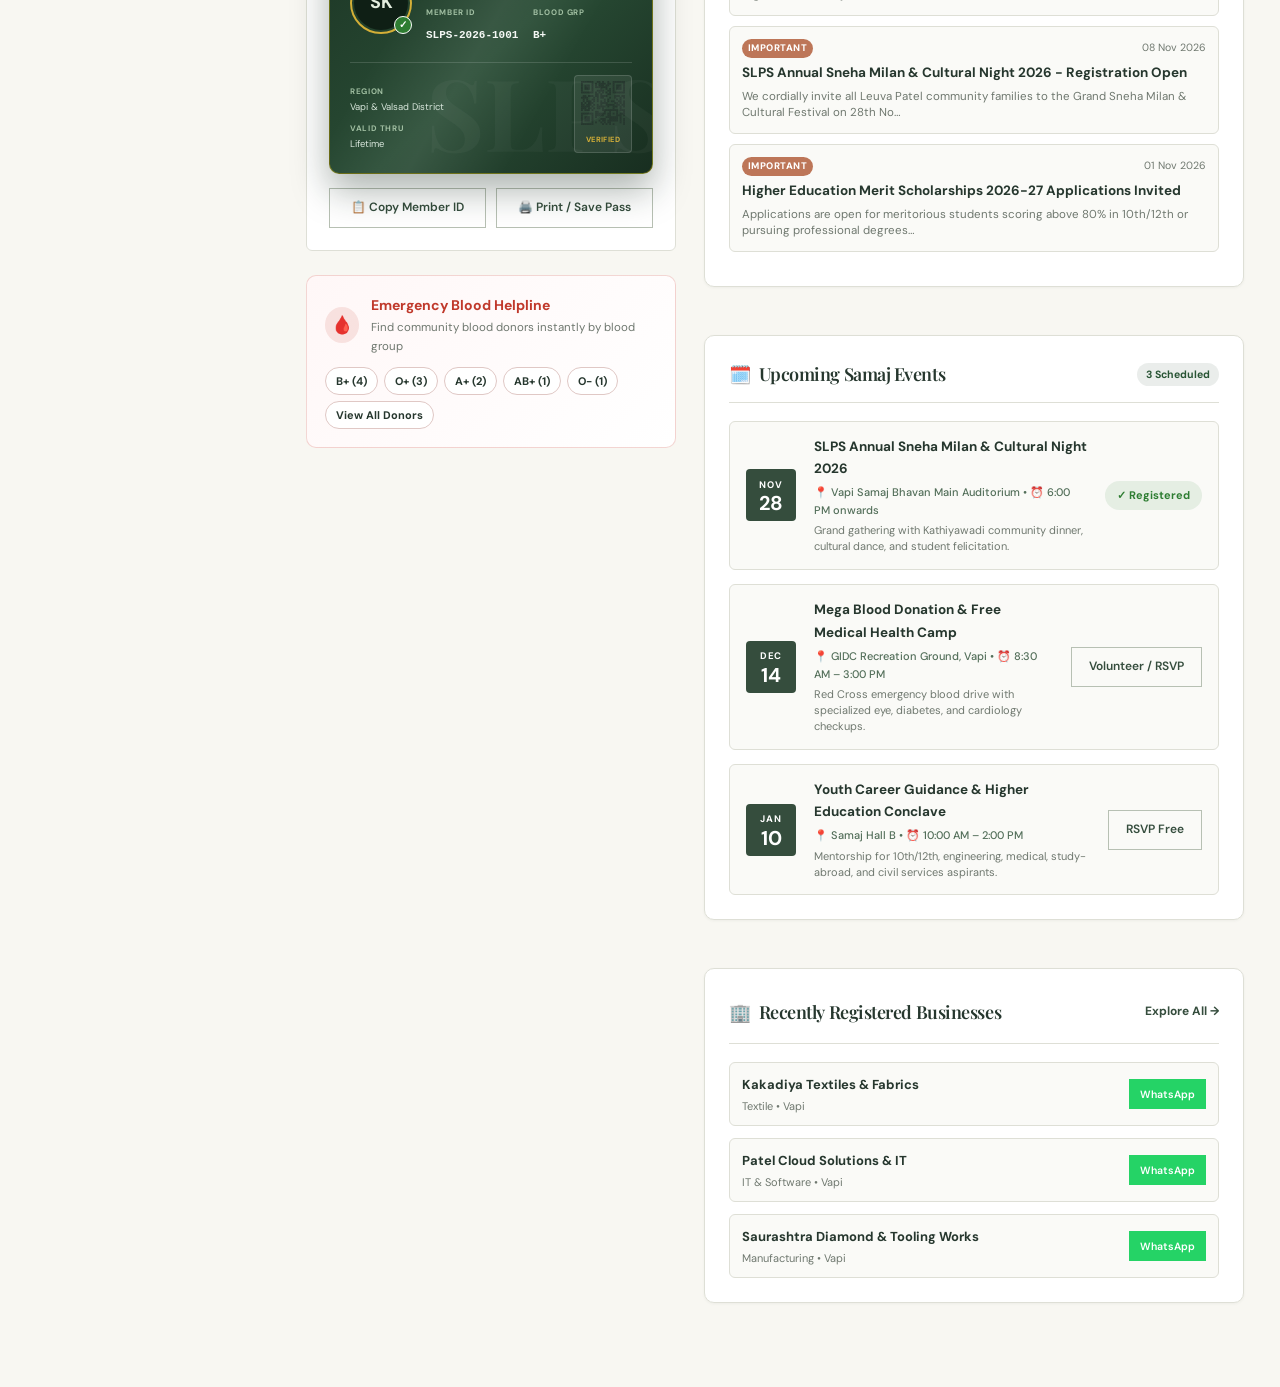
<file: dashboard.html>
<!doctype html>
<html lang="en">
  <head>
    <meta charset="utf-8" />
    <meta name="viewport" content="width=device-width, initial-scale=1, viewport-fit=cover" />
    <meta name="color-scheme" content="light" />
    <meta name="supported-color-schemes" content="light" />
    <meta name="description" content="SLPS Vapi verified member community management portal & dynamic dashboard." />
    <meta name="theme-color" content="#f8f7f2" />
    <meta name="theme-color" media="(prefers-color-scheme: light)" content="#f8f7f2" />
    <meta name="theme-color" media="(prefers-color-scheme: dark)" content="#f8f7f2" />
    <title>SLPS USER DASHBOARD</title>
    <link rel="preconnect" href="https://fonts.googleapis.com" />
    <link rel="preconnect" href="https://fonts.gstatic.com" crossorigin />
    <link
      href="https://fonts.googleapis.com/css2?family=DM+Sans:ital,wght@0,400;0,500;0,600;0,700;1,400;1,500;1,600;1,700&family=Playfair+Display:ital,wght@0,500;0,600;0,700;1,500;1,600;1,700&family=Lora:ital,wght@0,500;0,600;0,700;1,500;1,600;1,700&family=Cormorant+Garamond:ital,wght@0,500;0,600;0,700;1,500;1,600;1,700&family=Merriweather:ital,wght@0,400;0,700;1,400;1,700&family=Manrope:wght@400;500;600;700&family=Montserrat:wght@400;500;600;700&family=Nunito+Sans:wght@400;500;600;700&display=swap"
      rel="stylesheet"
    />
    <link rel="stylesheet" href="styles.css" />
    <link rel="stylesheet" href="dashboard.css" />
    <script type="module" src="dashboard.js"></script>
  </head>
  <body class="dashboard-page">
    <!-- ==========================================================
         1. TOP ANNOUNCEMENT CAROUSEL (RUNNING ABOVE THE NAVBAR)
         ========================================================== -->
    <aside class="top-announcements-bar" id="top-announcements-bar" aria-label="Community Announcement Marquee">
      <div class="carousel-bar-inner">
        <!-- Continuous Ticker Carousel Track (Items duplicated for seamless loop) -->
        <div class="ticker-wrapper" id="top-ticker-wrapper">
          <div class="ticker-track" id="carousel-slider-track">
            <span class="ticker-item" data-jump-tab="announcements">
              <span class="slide-content-text">🩺 <strong>Mega Blood Donation &amp; Free Medical Health Camp:</strong> Annual voluntary health drive organized at Samaj Bhavan.</span>
              <span class="ticker-bullet">&bull;</span>
            </span>
            <span class="ticker-item" data-jump-tab="overview">
              <span class="slide-content-text">✨ <strong>SLPS Annual Sneha Milan &amp; Cultural Night 2026:</strong> Registration Open for 28th Nov.</span>
              <span class="ticker-bullet">&bull;</span>
            </span>
            <span class="ticker-item" data-jump-tab="announcements">
              <span class="slide-content-text">🎓 <strong>Higher Education Merit Scholarships 2026-27:</strong> Applications Invited - Apply by Dec 15.</span>
              <span class="ticker-bullet">&bull;</span>
            </span>
            <span class="ticker-item" data-jump-tab="announcements">
              <span class="slide-content-text">🏛️ <strong>Newly Renovated AC Main Banquet Hall:</strong> Available for Booking at Subsidized Member Tariff.</span>
              <span class="ticker-bullet">&bull;</span>
            </span>

            <!-- Duplicate items for seamless continuous loop -->
            <span class="ticker-item" data-jump-tab="announcements">
              <span class="slide-content-text">🩺 <strong>Mega Blood Donation &amp; Free Medical Health Camp:</strong> Annual voluntary health drive organized at Samaj Bhavan.</span>
              <span class="ticker-bullet">&bull;</span>
            </span>
            <span class="ticker-item" data-jump-tab="overview">
              <span class="slide-content-text">✨ <strong>SLPS Annual Sneha Milan &amp; Cultural Night 2026:</strong> Registration Open for 28th Nov.</span>
              <span class="ticker-bullet">&bull;</span>
            </span>
            <span class="ticker-item" data-jump-tab="announcements">
              <span class="slide-content-text">🎓 <strong>Higher Education Merit Scholarships 2026-27:</strong> Applications Invited - Apply by Dec 15.</span>
              <span class="ticker-bullet">&bull;</span>
            </span>
            <span class="ticker-item" data-jump-tab="announcements">
              <span class="slide-content-text">🏛️ <strong>Newly Renovated AC Main Banquet Hall:</strong> Available for Booking at Subsidized Member Tariff.</span>
              <span class="ticker-bullet">&bull;</span>
            </span>
          </div>
        </div>
      </div>
    </aside>

    <!-- ==========================================================
         2. APP SHELL LAYOUT: LEFT SIDEBAR + MAIN CONTENT AREA
         ========================================================== -->
    <div class="dashboard-app-layout">
      <!-- Mobile Backdrop Overlay -->
      <div class="sidebar-overlay" id="sidebar-overlay"></div>

      <!-- LEFT SIDEBAR -->
      <aside class="dash-sidebar" id="dash-sidebar" aria-label="Main Navigation">
        <!-- Sidebar Brand Header -->
        <div class="sidebar-header">
          <div class="sidebar-brand-mark">
            <img class="brand-logo" src="assets/logo.webp" alt="SLPS Logo" />
          </div>
          <div class="sidebar-brand-copy">
            <strong>SLPS USER DASHBOARD</strong>
            <small>Saurashtra Leuva Patel Samaj</small>
          </div>
          <button class="sidebar-close-btn" id="sidebar-close-btn" type="button" aria-label="Close navigation drawer">✕</button>
        </div>

        <!-- Sidebar Member Quick Profile Card -->
        <div class="sidebar-user-card" id="sidebar-user-card" data-jump-tab="profile" title="View & edit your profile">
          <div class="sidebar-avatar" id="sidebar-avatar">SK</div>
          <div class="sidebar-user-info">
            <span class="sidebar-user-name" id="sidebar-user-name">Suprince Kakadiya</span>
            <span class="sidebar-user-id" id="sidebar-user-id">SLPS-2026-1001</span>
          </div>
        </div>

        <!-- Left Navigation Links (All Modules from information.md) -->
        <nav class="sidebar-nav-group" id="module-tabs-list" role="tablist">
          <div class="sidebar-group-title">Main Portal</div>
          <button class="dash-nav-tab is-active" role="tab" aria-selected="true" data-tab="overview">
            <span class="dash-nav-tab-icon">📊</span>
            <span class="dash-nav-tab-text">Overview</span>
          </button>
          <button class="dash-nav-tab" role="tab" aria-selected="false" data-tab="profile">
            <span class="dash-nav-tab-icon">👤</span>
            <span class="dash-nav-tab-text">My Profile</span>
          </button>
          <button class="dash-nav-tab" role="tab" aria-selected="false" data-tab="family">
            <span class="dash-nav-tab-icon">👨‍👩‍👧‍👦</span>
            <span class="dash-nav-tab-text">Family Members</span>
            <span class="dash-nav-counter" id="tab-family-count">3</span>
          </button>
          <button class="dash-nav-tab" role="tab" aria-selected="false" data-tab="business">
            <span class="dash-nav-tab-icon">🏢</span>
            <span class="dash-nav-tab-text">Business Directory</span>
            <span class="dash-nav-counter" id="tab-business-count">6</span>
          </button>
          <button class="dash-nav-tab" role="tab" aria-selected="false" data-tab="job">
            <span class="dash-nav-tab-icon">💼</span>
            <span class="dash-nav-tab-text">Job Portal</span>
            <span class="dash-nav-counter" id="tab-job-count">4</span>
          </button>
          <button class="dash-nav-tab" role="tab" aria-selected="false" data-tab="matrimonial">
            <span class="dash-nav-tab-icon">💍</span>
            <span class="dash-nav-tab-text">Matrimonial</span>
            <span class="dash-nav-counter" id="tab-matrimonial-count">4</span>
          </button>
          <button class="dash-nav-tab" role="tab" aria-selected="false" data-tab="directory">
            <span class="dash-nav-tab-icon">👥</span>
            <span class="dash-nav-tab-text">Member Directory</span>
            <span class="dash-nav-counter" id="tab-members-count">12</span>
          </button>

          <div class="sidebar-group-title" style="margin-top:14px;">Samaj Leadership &amp; Media</div>
          <button class="dash-nav-tab" role="tab" aria-selected="false" data-tab="committee">
            <span class="dash-nav-tab-icon">🏛️</span>
            <span class="dash-nav-tab-text">Committee Members</span>
            <span class="dash-nav-counter" id="tab-committee-count">8</span>
          </button>
          <button class="dash-nav-tab" role="tab" aria-selected="false" data-tab="trustees">
            <span class="dash-nav-tab-icon">📜</span>
            <span class="dash-nav-tab-text">Board of Trustees</span>
            <span class="dash-nav-counter" id="tab-trustees-count">5</span>
          </button>
          <button class="dash-nav-tab" role="tab" aria-selected="false" data-tab="announcements">
            <span class="dash-nav-tab-icon">📢</span>
            <span class="dash-nav-tab-text">Announcements</span>
            <span class="dash-nav-counter" id="tab-announcements-count">4</span>
          </button>
          <button class="dash-nav-tab" role="tab" aria-selected="false" data-tab="idcard">
            <span class="dash-nav-tab-icon">🪪</span>
            <span class="dash-nav-tab-text">Samaj ID &amp; QR Pass</span>
          </button>
        </nav>

        <!-- Sidebar Footer Quick Sign Out -->
        <div class="sidebar-footer">
          <button class="sidebar-sign-out-btn" id="sidebar-sign-out-btn" type="button">
            <span>🚪</span> Sign Out Account
          </button>
        </div>
      </aside>

      <!-- RIGHT MAIN CONTENT AREA -->
      <div class="dash-content-area">
        <!-- Top App Bar Navigation Header -->
        <header class="dashboard-header">
          <!-- Mobile Sidebar Toggle & Brand -->
          <div class="mobile-header-left">
            <button class="mobile-sidebar-toggle" id="mobile-sidebar-toggle" type="button" aria-label="Open navigation menu">
              <svg width="20" height="20" viewBox="0 0 24 24" fill="none" stroke="currentColor" stroke-width="2.2" stroke-linecap="round">
                <line x1="3" y1="6" x2="21" y2="6"></line>
                <line x1="3" y1="12" x2="21" y2="12"></line>
                <line x1="3" y1="18" x2="21" y2="18"></line>
              </svg>
            </button>
            <div class="mobile-header-brand" id="mobile-header-brand" data-jump-tab="overview" title="Go to Overview">
              <img class="mobile-header-logo" src="assets/logo.webp" alt="SLPS Logo" />
              <span class="mobile-header-title">SLPS USER DASHBOARD</span>
            </div>
          </div>

          <!-- Global Instant Search Input -->
          <div class="dash-header-center">
            <div class="dash-search-box">
              <span class="dash-search-icon" aria-hidden="true">
                <svg width="15" height="15" viewBox="0 0 24 24" fill="none" stroke="currentColor" stroke-width="2.2" stroke-linecap="round" stroke-linejoin="round">
                  <circle cx="11" cy="11" r="8"></circle>
                  <line x1="21" y1="21" x2="16.65" y2="16.65"></line>
                </svg>
              </span>
              <input
                type="search"
                class="dash-search-input"
                id="global-search-input"
                placeholder="Search members, businesses, jobs, notices…"
                aria-label="Global Community Search"
                autocomplete="off"
              />
            </div>
            <!-- Global Search Results Dropdown -->
            <div class="dash-search-results" id="global-search-results" hidden></div>
          </div>

          <!-- Header Right Actions -->
          <div class="dash-header-right">
            <!-- READ-ONLY ROLE BADGE (Managed by Admin - User only views their assigned role) -->
            <div class="role-badge-pill" id="user-role-display" title="Your verified Samaj account status">
              <span class="role-badge-label">Role:</span>
              <strong class="role-badge-value" id="current-role-name">Member</strong>
            </div>

            <!-- Notification Center Bell -->
            <div class="notification-btn-wrap">
              <button class="notification-bell-btn" id="notif-toggle-btn" type="button" aria-label="Notifications" title="View community alerts and notices">
                <svg width="18" height="18" viewBox="0 0 24 24" fill="none" stroke="currentColor" stroke-width="2" stroke-linecap="round" stroke-linejoin="round">
                  <path d="M18 8A6 6 0 0 0 6 8c0 7-3 9-3 9h18s-3-2-3-9"></path>
                  <path d="M13.73 21a2 2 0 0 1-3.46 0"></path>
                </svg>
                <span class="notification-badge" id="notif-count">4</span>
              </button>
              <!-- Notification Dropdown Panel -->
              <div class="notification-dropdown" id="notif-dropdown" hidden>
                <div class="notification-header">
                  <h4>Community Notifications</h4>
                  <button class="text-button" id="mark-all-read-btn" type="button" style="font-size:11px; padding:0; color:var(--dash-green-dark);">Mark all read</button>
                </div>
                <div class="notification-list" id="notification-items-wrap"></div>
              </div>
            </div>

            <!-- User Menu Pill -->
            <div class="user-menu-pill" id="header-user-badge" data-jump-tab="profile" title="View profile options">
              <div class="user-avatar-sm" id="header-avatar">SK</div>
              <div class="user-name-box">
                <span class="user-name-title" id="header-user-name">Suprince Kakadiya</span>
                <span class="user-member-id-tag" id="header-user-id">SLPS-2026-1001</span>
              </div>
            </div>
          </div>
        </header>

        <!-- Admin Active Privileges Banner (Shown only if role is Administrator) -->
        <div class="admin-mode-banner" id="admin-mode-banner" hidden>
          <div class="admin-banner-text">
            <span class="admin-badge-pill">Admin Mode Active</span>
            <span>You have full administrative privileges to manage all members, approve businesses, and publish announcements.</span>
          </div>
          <div class="admin-banner-actions">
            <button class="button button-small button-primary" id="admin-add-announcement-btn" type="button" style="min-height:30px; padding:0 12px; font-size:11px;">
              + Post Announcement
            </button>
            <button class="button button-small button-outline" id="admin-add-member-btn" type="button" style="min-height:30px; padding:0 12px; font-size:11px; color:#fff; border-color:rgba(255,255,255,0.4);">
              + Add Member Record
            </button>
          </div>
        </div>

        <!-- Main Content Area with Dynamic Module Tab Panes -->
        <main class="dash-main-container" id="dashboard-main" hidden>
          <!-- ==========================================================
               TAB PANE 1: DASHBOARD OVERVIEW (Section 11)
               ========================================================== -->
          <section class="dash-tab-pane" id="pane-overview" role="tabpanel" aria-labelledby="tab-overview">
            <!-- Hero Welcome Banner -->
            <div class="dash-welcome-banner">
              <div class="dash-welcome-copy">
                <div class="eyebrow"><span></span> SLPS Vapi Member Management Portal</div>
                <h1>
                  <span class="welcome-greeting">Hello,</span> <em id="member-display-name">Suprince.</em>
                </h1>
                <p>
                  Your Samaj digital membership is <strong class="text-success">active &amp; verified</strong>. Manage your family records, explore community businesses, register for employment, and stay updated with official Samaj announcements.
                </p>
              </div>
              <div class="dash-welcome-actions">
                <span class="status-badge-verified">
                  <span class="verified-dot"></span> Verified Life Member
                </span>
                <div style="display:flex; gap:8px;">
                  <button class="button button-small button-primary" id="quick-print-card-btn" type="button">
                    🖨️ Print Samaj ID Pass
                  </button>
                  <button class="button button-small button-outline" id="quick-view-qr-btn" type="button">
                    📱 My Official QR
                  </button>
                </div>
              </div>
            </div>

            <!-- KPI Metrics Grid (Section 11.3) -->
            <div class="dash-kpi-grid">
              <div class="kpi-card" data-jump-tab="directory">
                <div class="kpi-icon-wrap">👥</div>
                <span class="kpi-label">Community Members</span>
                <strong class="kpi-number" id="kpi-members-count">12</strong>
                <span class="kpi-sub">Verified &amp; Registered</span>
              </div>

              <div class="kpi-card" data-jump-tab="family">
                <div class="kpi-icon-wrap">👨‍👩‍👧‍👦</div>
                <span class="kpi-label">My Family Members</span>
                <strong class="kpi-number" id="kpi-family-count">3</strong>
                <span class="kpi-sub">Registered Under Account</span>
              </div>

              <div class="kpi-card" data-jump-tab="business">
                <div class="kpi-icon-wrap">🏢</div>
                <span class="kpi-label">Active Businesses</span>
                <strong class="kpi-number" id="kpi-business-count">6</strong>
                <span class="kpi-sub">Directory Listings</span>
              </div>

              <div class="kpi-card" data-jump-tab="job">
                <div class="kpi-icon-wrap">💼</div>
                <span class="kpi-label">Job Seekers / Talent</span>
                <strong class="kpi-number" id="kpi-job-count">4</strong>
                <span class="kpi-sub">Career Network</span>
              </div>

              <div class="kpi-card" data-jump-tab="matrimonial">
                <div class="kpi-icon-wrap">💍</div>
                <span class="kpi-label">Matrimonial Profiles</span>
                <strong class="kpi-number" id="kpi-matrimonial-count">4</strong>
                <span class="kpi-sub">Verified Matchmaking</span>
              </div>

              <div class="kpi-card" data-jump-tab="directory" data-filter="blood">
                <div class="kpi-icon-wrap">🩸</div>
                <span class="kpi-label">Blood Donor Circle</span>
                <strong class="kpi-number" id="kpi-blood-count">9</strong>
                <span class="kpi-sub">Emergency Ready</span>
              </div>
            </div>

            <!-- Quick Access Module Cards (Section 11.2) -->
            <div class="section-subhead">
              <h3><span>⚡</span> Quick Access Modules</h3>
              <span style="font-size:12px; color:var(--dash-muted);">Direct shortcuts to all 9 system modules</span>
            </div>
            <div class="dash-quick-cards-grid">
              <div class="quick-card" data-jump-tab="profile">
                <div class="quick-card-top">
                  <div class="quick-card-icon">👤</div>
                  <span class="quick-card-badge">Module 01</span>
                </div>
                <h4>My Profile</h4>
                <p>Personal information, verified contact details, permanent &amp; native Saurashtra addresses.</p>
                <span class="quick-card-action">Manage Profile →</span>
              </div>

              <div class="quick-card" data-jump-tab="family">
                <div class="quick-card-top">
                  <div class="quick-card-icon">👨‍👩‍👧‍👦</div>
                  <span class="quick-card-badge">Module 02</span>
                </div>
                <h4>Family Members</h4>
                <p>Register family records, relationship ties, individual digital QR identity cards.</p>
                <span class="quick-card-action">Manage Family →</span>
              </div>

              <div class="quick-card" data-jump-tab="business">
                <div class="quick-card-top">
                  <div class="quick-card-icon">🏢</div>
                  <span class="quick-card-badge">Module 03</span>
                </div>
                <h4>Business Directory</h4>
                <p>Promote your business, search community enterprises, connect via direct WhatsApp.</p>
                <span class="quick-card-action">Browse Directory →</span>
              </div>

              <div class="quick-card" data-jump-tab="job">
                <div class="quick-card-top">
                  <div class="quick-card-icon">💼</div>
                  <span class="quick-card-badge">Module 04</span>
                </div>
                <h4>Job Registration</h4>
                <p>Professional employment profile, skills showcase, resume uploads, and community recruitment.</p>
                <span class="quick-card-action">View Jobs Portal →</span>
              </div>

              <div class="quick-card" data-jump-tab="matrimonial">
                <div class="quick-card-top">
                  <div class="quick-card-icon">💍</div>
                  <span class="quick-card-badge">Module 05</span>
                </div>
                <h4>Matrimonial Registration</h4>
                <p>Respectful community matchmaking, partner preferences, family background &amp; verified bio-data.</p>
                <span class="quick-card-action">Explore Matches →</span>
              </div>

              <div class="quick-card" data-jump-tab="directory">
                <div class="quick-card-top">
                  <div class="quick-card-icon">👥</div>
                  <span class="quick-card-badge">Module 06</span>
                </div>
                <h4>Member List</h4>
                <p>Searchable community roster with filters by city, blood group, profession, and family links.</p>
                <span class="quick-card-action">Search Directory →</span>
              </div>

              <div class="quick-card" data-jump-tab="committee">
                <div class="quick-card-top">
                  <div class="quick-card-icon">🏛️</div>
                  <span class="quick-card-badge">Module 07</span>
                </div>
                <h4>Committee Members</h4>
                <p>Executive leaders, President, Secretary, committee designations, and official contact channels.</p>
                <span class="quick-card-action">View Leadership →</span>
              </div>

              <div class="quick-card" data-jump-tab="trustees">
                <div class="quick-card-top">
                  <div class="quick-card-icon">📜</div>
                  <span class="quick-card-badge">Module 08</span>
                </div>
                <h4>Board of Trustees</h4>
                <p>Distinguished patrons and trustees guiding educational, medical, and community trusts.</p>
                <span class="quick-card-action">View Trustees →</span>
              </div>

              <div class="quick-card" data-jump-tab="announcements">
                <div class="quick-card-top">
                  <div class="quick-card-icon">📢</div>
                  <span class="quick-card-badge">Module 09</span>
                </div>
                <h4>Announcements &amp; Events</h4>
                <p>Official notices, circulars, upcoming Sneha Milan, youth conclaves, and RSVP registration.</p>
                <span class="quick-card-action">View Notices →</span>
              </div>
            </div>

            <!-- Overview Two-Column Split (ID Card & Updates) -->
            <div class="dash-overview-columns">
              <!-- Left Column: Digital ID Card Preview & Blood Help -->
              <div class="dash-col-left">
                <!-- Digital Member Identity Card -->
                <section class="digital-id-section" aria-labelledby="id-card-heading">
                  <div class="card-section-header">
                    <h3 id="id-card-heading" style="font-size:16px; margin:0;">Digital Membership Pass</h3>
                    <span class="card-pill">Official 2026</span>
                  </div>

                  <!-- The Official Holographic Card -->
                  <div class="samaj-id-card" id="printable-samaj-card">
                    <div class="id-card-sheen" aria-hidden="true"></div>
                    <div class="id-card-watermark" aria-hidden="true">SLPS</div>

                    <div class="id-card-top">
                      <div class="id-brand">
                        <img class="id-logo" src="assets/logo.webp" alt="SLPS Logo" />
                        <div>
                          <strong>SLPS VAPI</strong>
                          <small>Saurashtra Leuva Patel Samaj</small>
                        </div>
                      </div>
                      <div class="id-card-badge" id="card-badge-type">LIFE MEMBER</div>
                    </div>

                    <div class="id-card-body">
                      <div class="id-card-photo-box">
                        <div class="id-avatar-placeholder" id="id-avatar-box">SK</div>
                        <span class="id-verified-tick" title="Verified Member">✓</span>
                      </div>
                      <div class="id-card-info">
                        <span class="id-label">MEMBER NAME</span>
                        <strong class="id-full-name" id="card-member-name">Suprince Vijaybhai Kakadiya</strong>
                        <div class="id-meta-row">
                          <div>
                            <span class="id-label">MEMBER ID</span>
                            <span class="id-code" id="card-member-id">SLPS-2026-1001</span>
                          </div>
                          <div>
                            <span class="id-label">BLOOD GRP</span>
                            <span class="id-code" id="card-blood-group">B+</span>
                          </div>
                        </div>
                      </div>
                    </div>

                    <div class="id-card-bottom">
                      <div class="id-bottom-details">
                        <div>
                          <span class="id-label">REGION</span>
                          <span id="card-region">Vapi &amp; Valsad District</span>
                        </div>
                        <div>
                          <span class="id-label">VALID THRU</span>
                          <span>Lifetime</span>
                        </div>
                      </div>
                      <div class="id-qr-box" id="card-qr-box" title="Scan to verify membership">
                        <div id="card-qr-render"></div>
                        <small>VERIFIED</small>
                      </div>
                    </div>
                  </div>

                  <!-- Card Action Buttons -->
                  <div class="card-action-bar">
                    <button class="button button-small button-outline full-width" id="copy-member-id" type="button">
                      📋 Copy Member ID
                    </button>
                    <button class="button button-small button-outline full-width" id="print-card-trigger" type="button">
                      🖨️ Print / Save Pass
                    </button>
                  </div>
                </section>

                <!-- Emergency Blood Donors Quick Matcher Widget -->
                <div class="blood-donor-callout">
                  <div class="blood-donor-header">
                    <div class="blood-donor-icon">🩸</div>
                    <div>
                      <h4 style="margin:0; font-size:14px; color:var(--dash-danger);">Emergency Blood Helpline</h4>
                      <p style="margin:2px 0 0; font-size:11.5px; color:var(--dash-muted);">Find community blood donors instantly by blood group</p>
                    </div>
                  </div>
                  <div class="blood-donor-pills" id="emergency-blood-pills">
                    <button class="blood-pill" data-blood="B+">B+ (4)</button>
                    <button class="blood-pill" data-blood="O+">O+ (3)</button>
                    <button class="blood-pill" data-blood="A+">A+ (2)</button>
                    <button class="blood-pill" data-blood="AB+">AB+ (1)</button>
                    <button class="blood-pill" data-blood="O-">O- (1)</button>
                    <button class="blood-pill" data-blood="all">View All Donors</button>
                  </div>
                </div>
              </div>

              <!-- Right Column: Announcements, Events & Recent Updates -->
              <div class="dash-col-right">
                <!-- Latest Announcements Snippet -->
                <div class="dash-card">
                  <div class="dash-card-header">
                    <h3><span>📢</span> Latest Community Notices</h3>
                    <button class="text-button" data-jump-tab="announcements" type="button" style="font-size:12px; color:var(--dash-green-dark); font-weight:700;">
                      View All (4) →
                    </button>
                  </div>
                  <div id="overview-announcements-list"></div>
                </div>

                <!-- Upcoming Community Events -->
                <div class="dash-card">
                  <div class="dash-card-header">
                    <h3><span>🗓️</span> Upcoming Samaj Events</h3>
                    <span class="events-badge">3 Scheduled</span>
                  </div>
                  <div class="events-list" id="overview-events-list">
                    <article class="event-item">
                      <div class="event-date-col">
                        <span class="event-month">NOV</span>
                        <span class="event-day">28</span>
                      </div>
                      <div class="event-info-col">
                        <h3>SLPS Annual Sneha Milan &amp; Cultural Night 2026</h3>
                        <p class="event-meta">📍 Vapi Samaj Bhavan Main Auditorium &bull; ⏰ 6:00 PM onwards</p>
                        <p class="event-desc">Grand gathering with Kathiyawadi community dinner, cultural dance, and student felicitation.</p>
                      </div>
                      <div class="event-action-col">
                        <span class="event-rsvp-tag is-registered">✓ Registered</span>
                      </div>
                    </article>

                    <article class="event-item">
                      <div class="event-date-col">
                        <span class="event-month">DEC</span>
                        <span class="event-day">14</span>
                      </div>
                      <div class="event-info-col">
                        <h3>Mega Blood Donation &amp; Free Medical Health Camp</h3>
                        <p class="event-meta">📍 GIDC Recreation Ground, Vapi &bull; ⏰ 8:30 AM – 3:00 PM</p>
                        <p class="event-desc">Red Cross emergency blood drive with specialized eye, diabetes, and cardiology checkups.</p>
                      </div>
                      <div class="event-action-col">
                        <button class="button button-small button-outline rsvp-toggle" type="button" data-event="blood-camp">
                          Volunteer / RSVP
                        </button>
                      </div>
                    </article>

                    <article class="event-item">
                      <div class="event-date-col">
                        <span class="event-month">JAN</span>
                        <span class="event-day">10</span>
                      </div>
                      <div class="event-info-col">
                        <h3>Youth Career Guidance &amp; Higher Education Conclave</h3>
                        <p class="event-meta">📍 Samaj Hall B &bull; ⏰ 10:00 AM – 2:00 PM</p>
                        <p class="event-desc">Mentorship for 10th/12th, engineering, medical, study-abroad, and civil services aspirants.</p>
                      </div>
                      <div class="event-action-col">
                        <button class="button button-small button-outline rsvp-toggle" type="button" data-event="youth-conclave">
                          RSVP Free
                        </button>
                      </div>
                    </article>
                  </div>
                </div>

                <!-- Recently Registered Community Businesses Snippet -->
                <div class="dash-card">
                  <div class="dash-card-header">
                    <h3><span>🏢</span> Recently Registered Businesses</h3>
                    <button class="text-button" data-jump-tab="business" type="button" style="font-size:12px; color:var(--dash-green-dark); font-weight:700;">
                      Explore All →
                    </button>
                  </div>
                  <div id="overview-businesses-list" style="display:flex; flex-direction:column; gap:12px;"></div>
                </div>
              </div>
            </div>
          </section>

          <!-- ==========================================================
               TAB PANE 2: MY PROFILE (Section 1)
               ========================================================== -->
          <section class="dash-tab-pane" id="pane-profile" role="tabpanel" aria-labelledby="tab-profile" hidden>
            <div class="profile-view-layout">
              <!-- Profile Left Sidebar -->
              <div class="profile-sidebar-card">
                <div class="profile-avatar-large-wrap">
                  <div class="profile-avatar-large" id="profile-large-avatar">SK</div>
                  <label for="profile-photo-upload" class="profile-photo-change-btn" title="Upload new photo">
                    📷
                  </label>
                  <input type="file" id="profile-photo-upload" accept="image/*" hidden />
                </div>

                <h3 id="profile-card-name">Suprince Vijaybhai Kakadiya</h3>
                <div class="profile-sidebar-role" id="profile-card-role">Software Engineer &bull; Verified Member</div>
                <span class="status-badge-verified">✓ Life Membership Active</span>

                <div class="profile-sidebar-meta">
                  <div>
                    <span>Member ID:</span>
                    <strong id="stat-member-id">SLPS-2026-1001</strong>
                  </div>
                  <div>
                    <span>Phone:</span>
                    <strong id="stat-phone">+91 94081 91506</strong>
                  </div>
                  <div>
                    <span>Region:</span>
                    <strong id="stat-region">Vapi &amp; Valsad</strong>
                  </div>
                  <div>
                    <span>Blood Group:</span>
                    <strong id="stat-blood-group">B+</strong>
                  </div>
                  <div>
                    <span>Joined Date:</span>
                    <strong id="stat-joined-date">14 Jan 2024</strong>
                  </div>
                </div>

                <!-- Profile Actions (Section 1.4) -->
                <div class="profile-sidebar-actions">
                  <button class="button button-primary button-small full-width" id="open-edit-profile-modal" type="button">
                    ✏️ Edit Profile Details
                  </button>
                  <button class="button button-outline button-small full-width" id="view-profile-qr-btn" type="button">
                    📱 View Digital QR Code
                  </button>
                  <button class="button button-outline button-small full-width" data-jump-tab="family" type="button">
                    👨‍👩‍👧‍👦 View Family Members
                  </button>
                  <button class="button button-outline button-small full-width" id="print-card-btn-2" type="button">
                    🖨️ Download / Print Pass
                  </button>
                </div>
              </div>

              <!-- Profile Right Details -->
              <div class="profile-main-content">
                <!-- 1.1 Personal Information -->
                <div class="dash-card">
                  <div class="dash-card-header">
                    <h3><span>1.1</span> Personal Information</h3>
                    <span class="card-pill">Verified Record</span>
                  </div>
                  <dl class="profile-details">
                    <div>
                      <dt>Full Name</dt>
                      <dd id="profile-name">Suprince Vijaybhai Kakadiya</dd>
                    </div>
                    <div>
                      <dt>Mobile Number</dt>
                      <dd id="profile-phone">+91 94081 91506</dd>
                    </div>
                    <div>
                      <dt>Gmail Address</dt>
                      <dd id="profile-email">kakadiyasuprince@gmail.com</dd>
                    </div>
                    <div>
                      <dt>Date of Birth</dt>
                      <dd id="profile-dob">11 January 2006 (Age 20)</dd>
                    </div>
                    <div>
                      <dt>Gender</dt>
                      <dd id="profile-gender">Male</dd>
                    </div>
                    <div>
                      <dt>Marital Status</dt>
                      <dd id="profile-marital">Single</dd>
                    </div>
                    <div>
                      <dt>Blood Group</dt>
                      <dd id="profile-blood-group">B+ (Active in Emergency Circle)</dd>
                    </div>
                    <div>
                      <dt>Occupation</dt>
                      <dd id="profile-occupation">Software Engineer</dd>
                    </div>
                    <div>
                      <dt>Qualification</dt>
                      <dd id="profile-qualification">B.Tech in Computer Science &amp; Engineering</dd>
                    </div>
                    <div>
                      <dt>Membership Type</dt>
                      <dd id="stat-membership-type">Active Life Member</dd>
                    </div>
                  </dl>
                </div>

                <!-- 1.2 Permanent Address -->
                <div class="dash-card">
                  <div class="dash-card-header">
                    <h3><span>1.2</span> Permanent Address (Vapi Area)</h3>
                  </div>
                  <dl class="profile-details">
                    <div>
                      <dt>House / Flat Number</dt>
                      <dd id="profile-perm-house">401, Yashvi Nestoya</dd>
                    </div>
                    <div>
                      <dt>Street / Area</dt>
                      <dd id="profile-perm-street">Chharwada Road</dd>
                    </div>
                    <div>
                      <dt>Village / City</dt>
                      <dd id="profile-perm-city">Vapi</dd>
                    </div>
                    <div>
                      <dt>District</dt>
                      <dd id="profile-perm-district">Valsad</dd>
                    </div>
                    <div>
                      <dt>State</dt>
                      <dd id="profile-perm-state">Gujarat</dd>
                    </div>
                    <div>
                      <dt>PIN Code</dt>
                      <dd id="profile-perm-pincode">396191</dd>
                    </div>
                    <div style="grid-column: 1 / -1;">
                      <dt>Complete Residential Address</dt>
                      <dd id="profile-address">401, Yashvi Nestoya, Chharwada Vapi, Valsad, Gujarat - 396191</dd>
                    </div>
                  </dl>
                </div>

                <!-- 1.3 Native Address (Saurashtra) -->
                <div class="dash-card">
                  <div class="dash-card-header">
                    <h3><span>1.3</span> Native Address (Saurashtra Homeland)</h3>
                  </div>
                  <dl class="profile-details">
                    <div>
                      <dt>Native Place / Village</dt>
                      <dd id="profile-native">Roghel, Saurashtra</dd>
                    </div>
                    <div>
                      <dt>House / Street / Area</dt>
                      <dd id="profile-native-street">Sardar Chowk, Main Bazar</dd>
                    </div>
                    <div>
                      <dt>Taluka / City</dt>
                      <dd id="profile-native-city">Savarkundla</dd>
                    </div>
                    <div>
                      <dt>District (Saurashtra)</dt>
                      <dd id="profile-native-district">Amreli</dd>
                    </div>
                    <div>
                      <dt>State</dt>
                      <dd>Gujarat</dd>
                    </div>
                    <div>
                      <dt>Native PIN Code</dt>
                      <dd id="profile-native-pin">365601</dd>
                    </div>
                  </dl>
                </div>

                <!-- 15.5 Privacy & Security Settings -->
                <div class="dash-card">
                  <div class="dash-card-header">
                    <h3><span>🛡️</span> Privacy &amp; Digital QR Settings</h3>
                    <span class="card-pill">Member Privacy Control</span>
                  </div>
                  <p style="font-size:12px; color:var(--dash-muted); margin-bottom:16px;">
                    Control what personal details are publicly visible when other members or authorities scan your digital QR code.
                  </p>
                  <div style="display:flex; flex-direction:column; gap:12px;">
                    <label class="checkbox-label">
                      <input type="checkbox" id="privacy-show-phone" checked />
                      <span>Show Mobile Number on public QR profile scan</span>
                    </label>
                    <label class="checkbox-label">
                      <input type="checkbox" id="privacy-show-email" checked />
                      <span>Show Gmail Address on public QR profile scan</span>
                    </label>
                    <label class="checkbox-label">
                      <input type="checkbox" id="privacy-blood-circle" checked />
                      <span>List profile in Samaj Emergency Blood Donor Circle (Recommended)</span>
                    </label>
                  </div>
                </div>
              </div>
            </div>
          </section>

          <!-- ==========================================================
               TAB PANE 3: FAMILY MEMBERS (Section 2)
               ========================================================== -->
          <section class="dash-tab-pane" id="pane-family" role="tabpanel" aria-labelledby="tab-family" hidden>
            <div class="section-subhead">
              <div>
                <h2 style="font-size:22px; margin:0 0 4px;">Family Members</h2>
                <p style="margin:0; font-size:12.5px; color:var(--dash-muted);">
                  Manage and register family members linked to your primary account (<span id="family-summary-count">3 Members</span>).
                </p>
              </div>
              <button class="button button-small button-primary" id="open-add-family-modal" type="button">
                + Add Family Member
              </button>
            </div>

            <div class="family-grid" id="family-grid-container"></div>
          </section>

          <!-- ==========================================================
               TAB PANE 4: BUSINESS DIRECTORY (Section 3)
               ========================================================== -->
          <section class="dash-tab-pane" id="pane-business" role="tabpanel" aria-labelledby="tab-business" hidden>
            <div class="section-subhead">
              <div>
                <h2 style="font-size:22px; margin:0 0 4px;">Samaj Business Directory</h2>
                <p style="margin:0; font-size:12.5px; color:var(--dash-muted);">
                  Register your business, explore enterprises by fellow Leuva Patel members, and connect instantly via WhatsApp.
                </p>
              </div>
              <button class="button button-small button-primary" id="open-add-business-modal" type="button">
                + Register New Business
              </button>
            </div>

            <!-- Filter Bar -->
            <div class="business-filter-bar" id="business-category-filters">
              <button class="category-filter-btn is-active" data-cat="all">All Categories</button>
              <button class="category-filter-btn" data-cat="Textile">Textiles</button>
              <button class="category-filter-btn" data-cat="IT & Software">IT &amp; Software</button>
              <button class="category-filter-btn" data-cat="Manufacturing">Manufacturing</button>
              <button class="category-filter-btn" data-cat="Food & Restaurant">Food &amp; Catering</button>
              <button class="category-filter-btn" data-cat="Real Estate">Real Estate</button>
              <button class="category-filter-btn" data-cat="Agriculture">Agriculture &amp; Seeds</button>
              <button class="category-filter-btn" data-cat="Healthcare">Healthcare</button>
            </div>

            <div class="business-grid" id="business-grid-container"></div>
          </section>

          <!-- ==========================================================
               TAB PANE 5: JOB PORTAL & TALENT DIRECTORY (Section 4)
               ========================================================== -->
          <section class="dash-tab-pane" id="pane-job" role="tabpanel" aria-labelledby="tab-job" hidden>
            <div class="section-subhead">
              <div>
                <h2 style="font-size:22px; margin:0 0 4px;">Samaj Career &amp; Employment Portal</h2>
                <p style="margin:0; font-size:12.5px; color:var(--dash-muted);">
                  Professional details, job opportunities, and talent networking for Saurashtra Leuva Patel Samaj members.
                </p>
              </div>
              <button class="button button-small button-primary" id="open-register-job-modal" type="button">
                ✏️ Update My Job Profile
              </button>
            </div>

            <!-- Subtabs: My Registration vs Community Talent -->
            <div class="segmented-subtabs">
              <button class="segmented-subtab is-active" data-subtab="my-job">My Registered Job Profile</button>
              <button class="segmented-subtab" data-subtab="job-directory">Community Talent Directory</button>
            </div>

            <!-- Subpane 1: My Registered Job Profile -->
            <div id="subpane-my-job">
              <div class="dash-card">
                <div class="dash-card-header">
                  <h3><span>💼</span> My Professional &amp; Employment Record</h3>
                  <span class="job-availability-badge badge-open" id="my-job-availability-badge">Open to Opportunities</span>
                </div>
                <dl class="profile-details">
                  <div>
                    <dt>Candidate Name</dt>
                    <dd id="my-job-name">Suprince Vijaybhai Kakadiya</dd>
                  </div>
                  <div>
                    <dt>Highest Qualification</dt>
                    <dd id="my-job-qualification">B.Tech in Computer Science &amp; Engineering</dd>
                  </div>
                  <div>
                    <dt>Primary Occupation / Role</dt>
                    <dd id="my-job-occupation">Full Stack Web Developer &bull; Cloud Engineer</dd>
                  </div>
                  <div>
                    <dt>Experience Level</dt>
                    <dd id="my-job-experience">1-3 Years</dd>
                  </div>
                  <div>
                    <dt>Current Organization</dt>
                    <dd id="my-job-company">Patel Cloud Technologies</dd>
                  </div>
                  <div>
                    <dt>Current Job Position</dt>
                    <dd id="my-job-position">Software Engineer</dd>
                  </div>
                  <div>
                    <dt>Preferred Job Location</dt>
                    <dd id="my-job-location">Vapi / Surat / Remote</dd>
                  </div>
                  <div>
                    <dt>Expected Annual Salary</dt>
                    <dd id="my-job-salary">₹ 8,50,000 / year</dd>
                  </div>
                  <div>
                    <dt>Job Type Preferred</dt>
                    <dd id="my-job-type">Full Time / Contract</dd>
                  </div>
                  <div>
                    <dt>Contact Mobile &amp; Email</dt>
                    <dd>+91 94081 91506 &bull; kakadiyasuprince@gmail.com</dd>
                  </div>
                  <div style="grid-column: 1 / -1;">
                    <dt>Skills &amp; Competencies</dt>
                    <div class="skill-tag-pills" id="my-job-skills-tags">
                      <span class="skill-pill">JavaScript</span>
                      <span class="skill-pill">TypeScript</span>
                      <span class="skill-pill">React</span>
                      <span class="skill-pill">Node.js</span>
                      <span class="skill-pill">Python</span>
                      <span class="skill-pill">Cloud Architecture</span>
                    </div>
                  </div>
                  <div style="grid-column: 1 / -1; display:flex; justify-content:space-between; align-items:center;">
                    <div>
                      <dt>Uploaded Resume</dt>
                      <dd id="my-job-resume-label">📄 Suprince_Kakadiya_Resume.pdf (Verified)</dd>
                    </div>
                    <button class="button button-small button-outline" id="download-my-resume-btn" type="button">
                      📥 Download Resume
                    </button>
                  </div>
                </dl>
              </div>
            </div>

            <!-- Subpane 2: Community Talent Directory -->
            <div id="subpane-job-directory" hidden>
              <div class="job-seeker-grid" id="job-directory-container"></div>
            </div>
          </section>

          <!-- ==========================================================
               TAB PANE 6: MATRIMONIAL PORTAL (Section 5)
               ========================================================== -->
          <section class="dash-tab-pane" id="pane-matrimonial" role="tabpanel" aria-labelledby="tab-matrimonial" hidden>
            <div class="section-subhead">
              <div>
                <h2 style="font-size:22px; margin:0 0 4px;">Samaj Matrimonial Portal</h2>
                <p style="margin:0; font-size:12.5px; color:var(--dash-muted);">
                  Respectful, verified community matchmaking for self and family members.
                </p>
              </div>
              <button class="button button-small button-primary" id="open-register-matrimonial-modal" type="button">
                + Register Matrimonial Profile
              </button>
            </div>

            <!-- Subtabs: My Registration vs Browse Community Profiles -->
            <div class="segmented-subtabs">
              <button class="segmented-subtab is-active" data-subtab="browse-matrimonial">Browse Community Profiles</button>
              <button class="segmented-subtab" data-subtab="my-matrimonial">My Registered Profile</button>
            </div>

            <!-- Subpane 1: Browse Profiles -->
            <div id="subpane-browse-matrimonial">
              <div class="business-filter-bar" id="matrimonial-gender-filters">
                <button class="category-filter-btn is-active" data-gender="all">All Profiles (4)</button>
                <button class="category-filter-btn" data-gender="Female">Brides (Kanya)</button>
                <button class="category-filter-btn" data-gender="Male">Grooms (Yuvak)</button>
              </div>
              <div class="matrimonial-grid" id="matrimonial-grid-container"></div>
            </div>

            <!-- Subpane 2: My Matrimonial Profile -->
            <div id="subpane-my-matrimonial" hidden>
              <div class="dash-card" id="my-matrimonial-card"></div>
            </div>
          </section>

          <!-- ==========================================================
               TAB PANE 7: MEMBER DIRECTORY (Section 6)
               ========================================================== -->
          <section class="dash-tab-pane" id="pane-directory" role="tabpanel" aria-labelledby="tab-directory" hidden>
            <div class="section-subhead">
              <div>
                <h2 style="font-size:22px; margin:0 0 4px;">Community Member Directory</h2>
                <p style="margin:0; font-size:12.5px; color:var(--dash-muted);">
                  Search all verified members of Saurashtra Leuva Patel Samaj Vapi.
                </p>
              </div>
            </div>

            <!-- Search and Filter Controls (Section 6.2) -->
            <div class="directory-filter-row">
              <div class="form-field">
                <input type="search" id="dir-search-input" placeholder="Search by name, member ID, or phone…" />
              </div>
              <div class="form-field">
                <select id="dir-filter-city">
                  <option value="all">All Cities / Regions</option>
                  <option value="Vapi">Vapi</option>
                  <option value="Valsad">Valsad</option>
                  <option value="Surat">Surat</option>
                  <option value="Pardi">Pardi</option>
                  <option value="Ahmedabad">Ahmedabad</option>
                  <option value="Rajkot">Rajkot</option>
                </select>
              </div>
              <div class="form-field">
                <select id="dir-filter-blood">
                  <option value="all">All Blood Groups</option>
                  <option value="A+">A+</option>
                  <option value="A-">A-</option>
                  <option value="B+">B+</option>
                  <option value="B-">B-</option>
                  <option value="AB+">AB+</option>
                  <option value="AB-">AB-</option>
                  <option value="O+">O+</option>
                  <option value="O-">O-</option>
                </select>
              </div>
              <div class="form-field">
                <select id="dir-filter-gender">
                  <option value="all">All Genders</option>
                  <option value="Male">Male</option>
                  <option value="Female">Female</option>
                </select>
              </div>
            </div>

            <!-- Member Table -->
            <div class="directory-table-wrap">
              <table class="directory-table">
                <thead>
                  <tr>
                    <th>Member</th>
                    <th>Member ID</th>
                    <th>Blood Group</th>
                    <th>City / District</th>
                    <th>Occupation</th>
                    <th>Contact</th>
                    <th>Actions</th>
                  </tr>
                </thead>
                <tbody id="directory-table-body"></tbody>
              </table>
            </div>
          </section>

          <!-- ==========================================================
               TAB PANE 8: COMMITTEE MEMBERS (Section 7)
               ========================================================== -->
          <section class="dash-tab-pane" id="pane-committee" role="tabpanel" aria-labelledby="tab-committee" hidden>
            <div class="section-subhead">
              <div>
                <h2 style="font-size:22px; margin:0 0 4px;">Executive &amp; Managing Committee</h2>
                <p style="margin:0; font-size:12.5px; color:var(--dash-muted);">
                  Current office bearers of Saurashtra Leuva Patel Samaj Vapi &amp; Valsad District (Term 2024-2027).
                </p>
              </div>
            </div>
            <div class="committee-grid" id="committee-grid-container"></div>
          </section>

          <!-- ==========================================================
               TAB PANE 9: TRUSTEES (Section 8)
               ========================================================== -->
          <section class="dash-tab-pane" id="pane-trustees" role="tabpanel" aria-labelledby="tab-trustees" hidden>
            <div class="section-subhead">
              <div>
                <h2 style="font-size:22px; margin:0 0 4px;">Board of Trustees</h2>
                <p style="margin:0; font-size:12.5px; color:var(--dash-muted);">
                  Guiding patrons and trustees of the Saurashtra Leuva Patel Samaj Charitable Trust.
                </p>
              </div>
            </div>
            <div class="committee-grid" id="trustees-grid-container"></div>
          </section>

          <!-- ==========================================================
               TAB PANE 10: ANNOUNCEMENTS & EVENTS (Section 9)
               ========================================================== -->
          <section class="dash-tab-pane" id="pane-announcements" role="tabpanel" aria-labelledby="tab-announcements" hidden>
            <div class="section-subhead">
              <div>
                <h2 style="font-size:22px; margin:0 0 4px;">Announcements &amp; Community Notices</h2>
                <p style="margin:0; font-size:12.5px; color:var(--dash-muted);">
                  Official circulars, urgent emergency medical alerts, and community notices.
                </p>
              </div>
            </div>

            <!-- Priority Filters -->
            <div class="business-filter-bar" id="announcement-priority-filters">
              <button class="category-filter-btn is-active" data-prio="all">All Notices (4)</button>
              <button class="category-filter-btn" data-prio="Urgent">🚨 Urgent Alerts</button>
              <button class="category-filter-btn" data-prio="Important">⭐ Important Notices</button>
              <button class="category-filter-btn" data-prio="Normal">Regular Circulars</button>
            </div>

            <div id="announcements-list-container"></div>
          </section>

          <!-- ==========================================================
               TAB PANE 11: DIGITAL SAMAJ ID & QR PASS (Section 12)
               ========================================================== -->
          <section class="dash-tab-pane" id="pane-idcard" role="tabpanel" aria-labelledby="tab-idcard" hidden>
            <div class="section-subhead">
              <div>
                <h2 style="font-size:22px; margin:0 0 4px;">Digital Member Identity &amp; QR Pass</h2>
                <p style="margin:0; font-size:12.5px; color:var(--dash-muted);">
                  Your official Samaj identity credential with dynamic QR verification code.
                </p>
              </div>
            </div>

            <div class="qr-system-view">
              <!-- Left: High Res QR Card Box -->
              <div class="qr-card-box">
                <h3 style="margin:0 0 4px; font-size:17px;">Digital Verification QR</h3>
                <p style="margin:0 0 16px; font-size:12px; color:var(--dash-muted);">
                  Linked to Member ID: <strong id="qr-pane-member-id">SLPS-2026-1001</strong>
                </p>

                <div class="qr-code-svg-render" id="main-qr-svg-render"></div>

                <div class="qr-details-strip">
                  <div><span>Holder Name:</span> <strong id="qr-pane-name">Suprince Vijaybhai Kakadiya</strong></div>
                  <div><span>Blood Group:</span> <strong id="qr-pane-blood">B+</strong></div>
                  <div><span>Region:</span> <strong>Vapi &amp; Valsad District</strong></div>
                  <div><span>Status:</span> <strong class="text-success">Verified Active Life Member</strong></div>
                </div>

                <div style="display:flex; flex-direction:column; gap:8px; margin-top:20px;">
                  <button class="button button-small button-primary full-width" id="download-qr-svg-btn" type="button">
                    📥 Download QR Code (SVG)
                  </button>
                  <button class="button button-small button-outline full-width" id="print-official-badge-btn" type="button">
                    🖨️ Print Full Samaj ID Badge
                  </button>
                  <button class="button button-small button-outline full-width" id="copy-qr-link-btn" type="button">
                    🔗 Copy Verification Link
                  </button>
                </div>
              </div>

              <!-- Right: Info & Privacy explanation -->
              <div>
                <div class="dash-card">
                  <div class="dash-card-header">
                    <h3><span>ℹ️</span> About Digital Samaj QR System</h3>
                  </div>
                  <p style="font-size:13px; color:var(--dash-ink); line-height:1.7;">
                    Every registered member of Saurashtra Leuva Patel Samaj receives an encrypted digital QR identity code. This QR pass is officially recognized for:
                  </p>
                  <ul style="font-size:13px; color:var(--dash-muted); line-height:1.8; padding-left:20px;">
                    <li>Entry verification at Annual Sneha Milan and cultural programs.</li>
                    <li>Priority booking and subsidized rates for Samaj Bhavan AC halls and dining pavilions.</li>
                    <li>Educational merit scholarship application identity verification.</li>
                    <li>Emergency blood donor identification across South Gujarat hospitals.</li>
                  </ul>
                </div>

                <div class="dash-card demo-credentials-hub">
                  <div class="demo-hub-header">
                    <div class="demo-live-badge">
                      <span class="demo-live-dot"></span>
                      <span>Demo Environment Controls</span>
                    </div>
                  </div>
                  <p class="demo-hub-text">
                    Testing this dynamic dashboard? You can reset demo storage to defaults anytime.
                  </p>
                  <div class="demo-hub-meta">
                    <div><span>Standard Demo Phone:</span> <strong>+91 94081 91506</strong></div>
                    <div><span>Standard Demo OTP:</span> <strong>123456</strong></div>
                  </div>
                  <div class="demo-hub-actions">
                    <button class="button button-small button-outline full-width" id="reset-demo-storage" type="button">
                      Reset Demo Storage to Defaults ↺
                    </button>
                  </div>
                </div>
              </div>
            </div>
          </section>
        </main>

        <!-- Loading State -->
        <main class="dashboard-loading section-wrap" id="dashboard-loading" role="status">
          <div class="loading-spinner"></div>
          <p>Loading your verified member account…</p>
        </main>

        <!-- Error State -->
        <p class="dashboard-error section-wrap" id="dashboard-error" role="alert" hidden></p>
      </div>
    </div>

    <!-- ==========================================================
         MODALS & DIALOGS
         ========================================================== -->
    <!-- Edit Profile Modal -->
    <dialog class="dash-modal" id="modal-edit-profile" aria-labelledby="modal-edit-profile-title">
      <div class="dash-modal-header">
        <h3 id="modal-edit-profile-title">Edit Member Profile</h3>
        <button class="dialog-close" type="button" data-close-modal aria-label="Close dialog">×</button>
      </div>
      <form id="form-edit-profile">
        <div class="section-label" style="margin-bottom:12px;"><span>1.1</span> Personal Details</div>
        <div class="form-grid-3">
          <div class="form-field">
            <label for="edit-fname">First Name *</label>
            <input type="text" id="edit-fname" name="first_name" required />
          </div>
          <div class="form-field">
            <label for="edit-mname">Middle Name</label>
            <input type="text" id="edit-mname" name="middle_name" />
          </div>
          <div class="form-field">
            <label for="edit-lname">Last Name *</label>
            <input type="text" id="edit-lname" name="last_name" required />
          </div>
        </div>

        <div class="form-grid-3" style="margin-top:12px;">
          <div class="form-field">
            <label for="edit-dob">Date of Birth *</label>
            <input type="date" id="edit-dob" name="date_of_birth" required />
          </div>
          <div class="form-field">
            <label for="edit-gender">Gender *</label>
            <select id="edit-gender" name="gender" required>
              <option value="Male">Male</option>
              <option value="Female">Female</option>
              <option value="Other">Other</option>
            </select>
          </div>
          <div class="form-field">
            <label for="edit-marital">Marital Status *</label>
            <select id="edit-marital" name="marital_status" required>
              <option value="Single">Single</option>
              <option value="Married">Married</option>
              <option value="Divorced">Divorced</option>
              <option value="Widowed">Widowed</option>
            </select>
          </div>
        </div>

        <div class="form-grid-3" style="margin-top:12px;">
          <div class="form-field">
            <label for="edit-blood">Blood Group</label>
            <select id="edit-blood" name="blood_group">
              <option value="A+">A+</option>
              <option value="A-">A-</option>
              <option value="B+">B+</option>
              <option value="B-">B-</option>
              <option value="AB+">AB+</option>
              <option value="AB-">AB-</option>
              <option value="O+">O+</option>
              <option value="O-">O-</option>
            </select>
          </div>
          <div class="form-field">
            <label for="edit-occupation">Occupation</label>
            <input type="text" id="edit-occupation" name="occupation" placeholder="e.g. Software Engineer, Industrialist" />
          </div>
          <div class="form-field">
            <label for="edit-qualification">Qualification</label>
            <input type="text" id="edit-qualification" name="qualification" placeholder="e.g. B.Tech, M.Com, CA" />
          </div>
        </div>

        <div class="form-grid-2" style="margin-top:12px;">
          <div class="form-field">
            <label for="edit-phone">Mobile Number *</label>
            <input type="tel" id="edit-phone" name="phone" required />
          </div>
          <div class="form-field">
            <label for="edit-email">Gmail Address *</label>
            <input type="email" id="edit-email" name="email" required />
          </div>
        </div>

        <div class="section-label" style="margin:20px 0 12px;"><span>1.2</span> Permanent Address</div>
        <div class="form-grid-2">
          <div class="form-field">
            <label for="edit-perm-house">House / Flat Number</label>
            <input type="text" id="edit-perm-house" name="perm_house" />
          </div>
          <div class="form-field">
            <label for="edit-perm-street">Street / Area *</label>
            <input type="text" id="edit-perm-street" name="perm_street" required />
          </div>
        </div>
        <div class="form-grid-3" style="margin-top:12px;">
          <div class="form-field">
            <label for="edit-perm-city">Village / City *</label>
            <input type="text" id="edit-perm-city" name="perm_city" required />
          </div>
          <div class="form-field">
            <label for="edit-perm-district">District *</label>
            <input type="text" id="edit-perm-district" name="perm_district" required />
          </div>
          <div class="form-field">
            <label for="edit-perm-pincode">PIN Code (6 digits) *</label>
            <input type="text" id="edit-perm-pincode" name="perm_pincode" maxlength="6" required />
          </div>
        </div>

        <div class="section-label" style="margin:20px 0 12px;">
          <span>1.3</span> Native Address (Saurashtra)
          <button type="button" class="text-button" id="copy-perm-to-native-btn" style="margin-left:auto; font-size:11px; color:var(--dash-green-dark);">
            Same as Permanent Address 📋
          </button>
        </div>
        <div class="form-grid-2">
          <div class="form-field">
            <label for="edit-native-house">House / Street / Landmark</label>
            <input type="text" id="edit-native-house" name="native_house" />
          </div>
          <div class="form-field">
            <label for="edit-native-city">Village / City (Native) *</label>
            <input type="text" id="edit-native-city" name="native_city" placeholder="e.g. Roghel, Lathi, Savarkundla" required />
          </div>
        </div>
        <div class="form-grid-2" style="margin-top:12px;">
          <div class="form-field">
            <label for="edit-native-district">District (Saurashtra) *</label>
            <input type="text" id="edit-native-district" name="native_district" placeholder="e.g. Amreli, Rajkot, Junagadh" required />
          </div>
          <div class="form-field">
            <label for="edit-native-pin">PIN Code *</label>
            <input type="text" id="edit-native-pin" name="native_pincode" maxlength="6" required />
          </div>
        </div>

        <div class="dash-modal-actions">
          <button type="button" class="button button-small button-outline" data-close-modal>Cancel</button>
          <button type="submit" class="button button-small button-primary">Save Profile Changes ✓</button>
        </div>
      </form>
    </dialog>

    <!-- Add Family Member Modal -->
    <dialog class="dash-modal" id="modal-add-family" aria-labelledby="modal-family-title">
      <div class="dash-modal-header">
        <h3 id="modal-family-title">Add Family Member</h3>
        <button class="dialog-close" type="button" data-close-modal aria-label="Close dialog">×</button>
      </div>
      <form id="form-family-member">
        <input type="hidden" id="family-edit-index" value="" />
        <div class="form-grid-2">
          <div class="form-field">
            <label for="family-name">Full Name *</label>
            <input type="text" id="family-name" name="name" required placeholder="Full name of family member" />
          </div>
          <div class="form-field">
            <label for="family-relation">Relation *</label>
            <select id="family-relation" name="relation" required>
              <option value="Father">Father</option>
              <option value="Mother">Mother</option>
              <option value="Husband">Husband</option>
              <option value="Wife">Wife</option>
              <option value="Son">Son</option>
              <option value="Daughter">Daughter</option>
              <option value="Brother">Brother</option>
              <option value="Sister">Sister</option>
              <option value="Grandfather">Grandfather</option>
              <option value="Grandmother">Grandmother</option>
              <option value="Grandson">Grandson</option>
              <option value="Granddaughter">Granddaughter</option>
              <option value="Uncle">Uncle</option>
              <option value="Aunt">Aunt</option>
              <option value="Other">Other</option>
            </select>
          </div>
        </div>

        <div class="form-grid-3" style="margin-top:12px;">
          <div class="form-field">
            <label for="family-dob">Date of Birth *</label>
            <input type="date" id="family-dob" name="dob" required />
          </div>
          <div class="form-field">
            <label for="family-gender">Gender *</label>
            <select id="family-gender" name="gender" required>
              <option value="Male">Male</option>
              <option value="Female">Female</option>
              <option value="Other">Other</option>
            </select>
          </div>
          <div class="form-field">
            <label for="family-marital">Marital Status *</label>
            <select id="family-marital" name="marital_status" required>
              <option value="Married">Married</option>
              <option value="Single">Single</option>
              <option value="Divorced">Divorced</option>
              <option value="Widowed">Widowed</option>
            </select>
          </div>
        </div>

        <div class="form-grid-3" style="margin-top:12px;">
          <div class="form-field">
            <label for="family-blood">Blood Group</label>
            <select id="family-blood" name="blood_group">
              <option value="B+">B+</option>
              <option value="B-">B-</option>
              <option value="O+">O+</option>
              <option value="O-">O-</option>
              <option value="A+">A+</option>
              <option value="A-">A-</option>
              <option value="AB+">AB+</option>
              <option value="AB-">AB-</option>
            </select>
          </div>
          <div class="form-field">
            <label for="family-phone">Mobile Number</label>
            <input type="tel" id="family-phone" name="phone" placeholder="+91 XXXXX XXXXX" />
          </div>
          <div class="form-field">
            <label for="family-email">Email Address</label>
            <input type="email" id="family-email" name="email" placeholder="Optional" />
          </div>
        </div>

        <div class="form-grid-3" style="margin-top:12px;">
          <div class="form-field">
            <label for="family-maternal">Maternal Surname</label>
            <input type="text" id="family-maternal" name="maternal_surname" placeholder="Mosal Atak (e.g. Dholakiya)" />
          </div>
          <div class="form-field">
            <label for="family-occupation">Occupation</label>
            <input type="text" id="family-occupation" name="occupation" placeholder="e.g. Homemaker, Student" />
          </div>
          <div class="form-field">
            <label for="family-qualification">Qualification</label>
            <input type="text" id="family-qualification" name="qualification" placeholder="e.g. B.Com, High School" />
          </div>
        </div>

        <div class="dash-modal-actions">
          <button type="button" class="button button-small button-outline" data-close-modal>Cancel</button>
          <button type="submit" class="button button-small button-primary">Save Family Member ✓</button>
        </div>
      </form>
    </dialog>

    <!-- Register Business Modal -->
    <dialog class="dash-modal" id="modal-add-business" aria-labelledby="modal-biz-title">
      <div class="dash-modal-header">
        <h3 id="modal-biz-title">Register Business in Directory</h3>
        <button class="dialog-close" type="button" data-close-modal aria-label="Close dialog">×</button>
      </div>
      <form id="form-business">
        <input type="hidden" id="biz-edit-id" value="" />
        <div class="form-grid-2">
          <div class="form-field">
            <label for="biz-name">Business / Company Name *</label>
            <input type="text" id="biz-name" name="name" required placeholder="e.g. Patel Engineering Works" />
          </div>
          <div class="form-field">
            <label for="biz-holder">Business Holder Name *</label>
            <input type="text" id="biz-holder" name="holder_name" required placeholder="Proprietor / Owner Name" />
          </div>
        </div>

        <div class="form-grid-2" style="margin-top:12px;">
          <div class="form-field">
            <label for="biz-category">Type of Business *</label>
            <select id="biz-category" name="category" required>
              <option value="Retail Shop">Retail Shop</option>
              <option value="Wholesale Business">Wholesale Business</option>
              <option value="Manufacturing">Manufacturing</option>
              <option value="IT & Software">IT &amp; Software</option>
              <option value="Education">Education</option>
              <option value="Healthcare">Healthcare</option>
              <option value="Real Estate">Real Estate</option>
              <option value="Construction">Construction</option>
              <option value="Finance & Accounting">Finance &amp; Accounting</option>
              <option value="Food & Restaurant">Food &amp; Restaurant</option>
              <option value="Transportation">Transportation</option>
              <option value="Automobile">Automobile</option>
              <option value="Textile">Textile</option>
              <option value="Agriculture">Agriculture</option>
              <option value="Professional Services">Professional Services</option>
              <option value="Other">Other</option>
            </select>
          </div>
          <div class="form-field">
            <label for="biz-phone">Business Phone Number *</label>
            <input type="tel" id="biz-phone" name="phone" required placeholder="Registered phone for WhatsApp direct inquiries" />
          </div>
        </div>

        <div class="form-grid-2" style="margin-top:12px;">
          <div class="form-field">
            <label for="biz-email">Business Email Address</label>
            <input type="email" id="biz-email" name="email" placeholder="contact@company.com" />
          </div>
          <div class="form-field">
            <label for="biz-city">City *</label>
            <input type="text" id="biz-city" name="city" required placeholder="e.g. Vapi, Valsad, Surat" />
          </div>
        </div>

        <div class="form-grid-2" style="margin-top:12px;">
          <div class="form-field">
            <label for="biz-district">District *</label>
            <input type="text" id="biz-district" name="district" required placeholder="e.g. Valsad, Surat" />
          </div>
          <div class="form-field">
            <label for="biz-pincode">PIN Code *</label>
            <input type="text" id="biz-pincode" name="pincode" maxlength="6" required />
          </div>
        </div>

        <div class="form-field" style="margin-top:12px;">
          <label for="biz-address">Business Address *</label>
          <textarea id="biz-address" name="address" required placeholder="Full shop/office/factory address..."></textarea>
        </div>

        <div class="dash-modal-actions">
          <button type="button" class="button button-small button-outline" data-close-modal>Cancel</button>
          <button type="submit" class="button button-small button-primary">Save Business Listing ✓</button>
        </div>
      </form>
    </dialog>

    <!-- Job Registration Modal -->
    <dialog class="dash-modal" id="modal-register-job" aria-labelledby="modal-job-title">
      <div class="dash-modal-header">
        <h3 id="modal-job-title">Job &amp; Career Registration</h3>
        <button class="dialog-close" type="button" data-close-modal aria-label="Close dialog">×</button>
      </div>
      <form id="form-job-profile">
        <div class="form-grid-2">
          <div class="form-field">
            <label for="job-qualification">Highest Qualification *</label>
            <input type="text" id="job-qualification" name="qualification" required placeholder="e.g. B.Tech, M.Com, MBA, Diploma" />
          </div>
          <div class="form-field">
            <label for="job-occupation">Current / Target Occupation</label>
            <input type="text" id="job-occupation" name="occupation" placeholder="e.g. Software Engineer, Accountant, CAD Draftsman" />
          </div>
        </div>

        <div class="form-grid-3" style="margin-top:12px;">
          <div class="form-field">
            <label for="job-experience">Experience Level *</label>
            <select id="job-experience" name="experience" required>
              <option value="Fresher">Fresher</option>
              <option value="0-1 Years">0-1 Years</option>
              <option value="1-3 Years" selected>1-3 Years</option>
              <option value="3-5 Years">3-5 Years</option>
              <option value="5-10 Years">5-10 Years</option>
              <option value="10+ Years">10+ Years</option>
            </select>
          </div>
          <div class="form-field">
            <label for="job-type">Job Type *</label>
            <select id="job-type" name="job_type" required>
              <option value="Full Time" selected>Full Time</option>
              <option value="Part Time">Part Time</option>
              <option value="Work From Home">Work From Home</option>
              <option value="Freelance">Freelance</option>
              <option value="Internship">Internship</option>
              <option value="Contract">Contract</option>
            </select>
          </div>
          <div class="form-field">
            <label for="job-availability">Availability Status *</label>
            <select id="job-availability" name="availability" required>
              <option value="Looking for a Job">Looking for a Job</option>
              <option value="Currently Employed">Currently Employed</option>
              <option value="Open to Opportunities" selected>Open to Opportunities</option>
              <option value="Not Looking for a Job">Not Looking for a Job</option>
            </select>
          </div>
        </div>

        <div class="form-grid-2" style="margin-top:12px;">
          <div class="form-field">
            <label for="job-company">Current Company</label>
            <input type="text" id="job-company" name="company" placeholder="e.g. Patel Cloud Tech" />
          </div>
          <div class="form-field">
            <label for="job-position">Current Job Position</label>
            <input type="text" id="job-position" name="position" placeholder="e.g. Junior Web Developer" />
          </div>
        </div>

        <div class="form-grid-2" style="margin-top:12px;">
          <div class="form-field">
            <label for="job-location">Preferred Job Location</label>
            <input type="text" id="job-location" name="location" placeholder="e.g. Vapi, Surat, Ahmedabad, Remote" />
          </div>
          <div class="form-field">
            <label for="job-salary">Expected Annual Salary (₹)</label>
            <input type="number" id="job-salary" name="salary" placeholder="e.g. 750000" />
          </div>
        </div>

        <div class="form-field" style="margin-top:12px;">
          <label for="job-skills">Skills (Comma-separated) *</label>
          <input type="text" id="job-skills" name="skills" required placeholder="e.g. JavaScript, Python, React, Accounting, Sales" />
        </div>

        <div class="form-field" style="margin-top:12px;">
          <label for="job-resume-file">Upload Resume (PDF format)</label>
          <input type="file" id="job-resume-file" accept=".pdf,.doc,.docx" />
        </div>

        <div class="dash-modal-actions">
          <button type="button" class="button button-small button-outline" data-close-modal>Cancel</button>
          <button type="submit" class="button button-small button-primary">Save Job Profile ✓</button>
        </div>
      </form>
    </dialog>

    <!-- Matrimonial Profile Modal -->
    <dialog class="dash-modal" id="modal-register-matrimonial" aria-labelledby="modal-matri-title">
      <div class="dash-modal-header">
        <h3 id="modal-matri-title">Register Matrimonial Profile</h3>
        <button class="dialog-close" type="button" data-close-modal aria-label="Close dialog">×</button>
      </div>
      <form id="form-matrimonial-profile">
        <div class="section-label"><span>5.1</span> Candidate Personal Details</div>
        <div class="form-grid-3">
          <div class="form-field">
            <label for="matri-name">Full Name *</label>
            <input type="text" id="matri-name" name="name" required placeholder="Candidate Full Name" />
          </div>
          <div class="form-field">
            <label for="matri-gender">Gender *</label>
            <select id="matri-gender" name="gender" required>
              <option value="Female">Female (Bride / Kanya)</option>
              <option value="Male">Male (Groom / Yuvak)</option>
            </select>
          </div>
          <div class="form-field">
            <label for="matri-dob">Date of Birth *</label>
            <input type="date" id="matri-dob" name="dob" required />
          </div>
        </div>

        <div class="form-grid-3" style="margin-top:12px;">
          <div class="form-field">
            <label for="matri-height">Height</label>
            <input type="text" id="matri-height" name="height" placeholder="e.g. 5 ft 6 in" />
          </div>
          <div class="form-field">
            <label for="matri-weight">Weight (kg)</label>
            <input type="number" id="matri-weight" name="weight" placeholder="e.g. 60" />
          </div>
          <div class="form-field">
            <label for="matri-marital">Marital Status *</label>
            <select id="matri-marital" name="marital_status" required>
              <option value="Single">Single (Never Married)</option>
              <option value="Divorced">Divorced</option>
              <option value="Widowed">Widowed</option>
            </select>
          </div>
        </div>

        <div class="form-grid-2" style="margin-top:12px;">
          <div class="form-field">
            <label for="matri-maternal">Maternal Surname (Mosal Atak)</label>
            <input type="text" id="matri-maternal" name="maternal_surname" placeholder="e.g. Dholakiya, Kathiriya" />
          </div>
          <div class="form-field">
            <label for="matri-blood">Blood Group</label>
            <select id="matri-blood" name="blood_group">
              <option value="B+">B+</option>
              <option value="O+">O+</option>
              <option value="A+">A+</option>
              <option value="AB+">AB+</option>
            </select>
          </div>
        </div>

        <div class="section-label" style="margin:20px 0 12px;"><span>5.2</span> Education &amp; Career</div>
        <div class="form-grid-2">
          <div class="form-field">
            <label for="matri-qualification">Qualification *</label>
            <input type="text" id="matri-qualification" name="qualification" required placeholder="e.g. M.Sc, B.Tech, CA, MBBS" />
          </div>
          <div class="form-field">
            <label for="matri-occupation">Occupation *</label>
            <input type="text" id="matri-occupation" name="occupation" required placeholder="e.g. Senior Analyst, Software Engineer" />
          </div>
        </div>
        <div class="form-grid-2" style="margin-top:12px;">
          <div class="form-field">
            <label for="matri-company">Company / Organization</label>
            <input type="text" id="matri-company" name="company" placeholder="e.g. Deloitte, Sun Pharma" />
          </div>
          <div class="form-field">
            <label for="matri-income">Annual Income (₹)</label>
            <input type="number" id="matri-income" name="income" placeholder="e.g. 800000" />
          </div>
        </div>

        <div class="section-label" style="margin:20px 0 12px;"><span>5.3</span> Family Background</div>
        <div class="form-grid-2">
          <div class="form-field">
            <label for="matri-father">Father's Name &amp; Occupation *</label>
            <input type="text" id="matri-father" name="father_details" required placeholder="e.g. Vijaybhai (Business Owner)" />
          </div>
          <div class="form-field">
            <label for="matri-mother">Mother's Name &amp; Occupation *</label>
            <input type="text" id="matri-mother" name="mother_details" required placeholder="e.g. Gitaben (Homemaker)" />
          </div>
        </div>
        <div class="form-grid-2" style="margin-top:12px;">
          <div class="form-field">
            <label for="matri-native">Native Place (Saurashtra) *</label>
            <input type="text" id="matri-native" name="native_place" required placeholder="e.g. Roghel, Amreli" />
          </div>
          <div class="form-field">
            <label for="matri-family-members">Total Family Members</label>
            <input type="number" id="matri-family-members" name="family_members_count" placeholder="e.g. 4" />
          </div>
        </div>

        <div class="section-label" style="margin:20px 0 12px;"><span>5.4</span> Partner Expectations</div>
        <div class="form-grid-3">
          <div class="form-field">
            <label for="matri-pref-age-min">Age Min</label>
            <input type="number" id="matri-pref-age-min" name="pref_age_min" placeholder="e.g. 21" />
          </div>
          <div class="form-field">
            <label for="matri-pref-age-max">Age Max</label>
            <input type="number" id="matri-pref-age-max" name="pref_age_max" placeholder="e.g. 26" />
          </div>
          <div class="form-field">
            <label for="matri-pref-city">Preferred Cities</label>
            <input type="text" id="matri-pref-city" name="pref_city" placeholder="e.g. Vapi, Surat, Mumbai" />
          </div>
        </div>
        <div class="form-field" style="margin-top:12px;">
          <label for="matri-pref-notes">Other Expectations</label>
          <textarea id="matri-pref-notes" name="pref_notes" placeholder="Values, lifestyle expectations..."></textarea>
        </div>

        <div class="dash-modal-actions">
          <button type="button" class="button button-small button-outline" data-close-modal>Cancel</button>
          <button type="submit" class="button button-small button-primary">Save Matrimonial Profile ✓</button>
        </div>
      </form>
    </dialog>

    <!-- Post Announcement Modal -->
    <dialog class="dash-modal" id="modal-post-announcement" aria-labelledby="modal-announce-title">
      <div class="dash-modal-header">
        <h3 id="modal-announce-title">Publish Community Announcement</h3>
        <button class="dialog-close" type="button" data-close-modal aria-label="Close dialog">×</button>
      </div>
      <form id="form-announcement">
        <div class="form-field">
          <label for="announce-title">Announcement Title *</label>
          <input type="text" id="announce-title" name="title" required placeholder="e.g. Urgent Blood Requirement / Hall Booking Update" />
        </div>

        <div class="form-grid-2" style="margin-top:12px;">
          <div class="form-field">
            <label for="announce-priority">Priority *</label>
            <select id="announce-priority" name="priority" required>
              <option value="Normal">Normal</option>
              <option value="Important">Important</option>
              <option value="Urgent">Urgent</option>
            </select>
          </div>
          <div class="form-field">
            <label for="announce-publisher">Published By *</label>
            <input type="text" id="announce-publisher" name="published_by" required value="Central Executive Committee" />
          </div>
        </div>

        <div class="form-field" style="margin-top:12px;">
          <label for="announce-desc">Announcement Body / Description *</label>
          <textarea id="announce-desc" name="description" required placeholder="Full announcement text, contact details, dates, etc..."></textarea>
        </div>

        <div class="form-field" style="margin-top:12px;">
          <label for="announce-attach">Attachment Name (PDF / Circular)</label>
          <input type="text" id="announce-attach" name="attachment" placeholder="e.g. Circular_Nov2026.pdf" />
        </div>

        <div class="form-field" style="margin-top:12px;">
          <label class="checkbox-label">
            <input type="checkbox" id="announce-pinned" name="pinned" />
            <span>Pin this announcement at the top of member dashboard</span>
          </label>
        </div>

        <div class="dash-modal-actions">
          <button type="button" class="button button-small button-outline" data-close-modal>Cancel</button>
          <button type="submit" class="button button-small button-primary">Publish Announcement 📢</button>
        </div>
      </form>
    </dialog>

    <!-- Universal View Details Modal -->
    <dialog class="dash-modal" id="modal-view-details" aria-labelledby="modal-view-title">
      <div class="dash-modal-header">
        <h3 id="modal-view-title">Record Details</h3>
        <button class="dialog-close" type="button" data-close-modal aria-label="Close dialog">×</button>
      </div>
      <div id="modal-view-body" style="font-size:13px; line-height:1.7;"></div>
      <div class="dash-modal-actions">
        <button type="button" class="button button-small button-outline" data-close-modal>Close</button>
      </div>
    </dialog>

    <!-- QR Code Preview Modal -->
    <dialog class="dash-modal" id="modal-qr-code" aria-labelledby="modal-qr-title">
      <div class="dash-modal-header">
        <h3 id="modal-qr-title">Digital Identity QR Code</h3>
        <button class="dialog-close" type="button" data-close-modal aria-label="Close dialog">×</button>
      </div>
      <div style="text-align:center;">
        <h4 id="modal-qr-name" style="margin:0 0 4px; font-size:17px;">Suprince Vijaybhai Kakadiya</h4>
        <div style="font-size:12px; color:var(--dash-muted);" id="modal-qr-id">SLPS-2026-1001</div>
        <div class="qr-code-svg-render" id="modal-qr-svg-wrap"></div>
        <div class="qr-details-strip" id="modal-qr-details"></div>
      </div>
      <div class="dash-modal-actions">
        <button type="button" class="button button-small button-outline" data-close-modal>Close</button>
        <button type="button" class="button button-small button-primary" id="modal-qr-download-btn">Download QR</button>
      </div>
    </dialog>

    <!-- ==========================================================
         MOBILE BOTTOM NAVIGATION BAR (iOS / Android Native Ergonomics)
         ========================================================== -->
    <nav class="mobile-bottom-nav" id="mobile-bottom-nav" aria-label="Mobile Navigation">
      <button class="mobile-nav-btn is-active" type="button" data-tab="overview">
        <span class="mobile-nav-icon">📊</span>
        <span class="mobile-nav-label">Home</span>
      </button>
      <button class="mobile-nav-btn" type="button" data-tab="directory">
        <span class="mobile-nav-icon">👥</span>
        <span class="mobile-nav-label">Directory</span>
      </button>
      <button class="mobile-nav-btn" type="button" data-tab="idcard">
        <span class="mobile-nav-icon">🪪</span>
        <span class="mobile-nav-label">ID Pass</span>
      </button>
      <button class="mobile-nav-btn" type="button" data-tab="announcements">
        <span class="mobile-nav-icon">📢</span>
        <span class="mobile-nav-label">Notices</span>
      </button>
    </nav>

    <!-- Toast Notification Component -->
    <div class="dash-toast" id="dash-toast" role="status" aria-live="polite">
      <span class="dash-toast-icon">✓</span>
      <span class="dash-toast-msg">Operation completed successfully.</span>
    </div>
  </body>
</html>
</file>
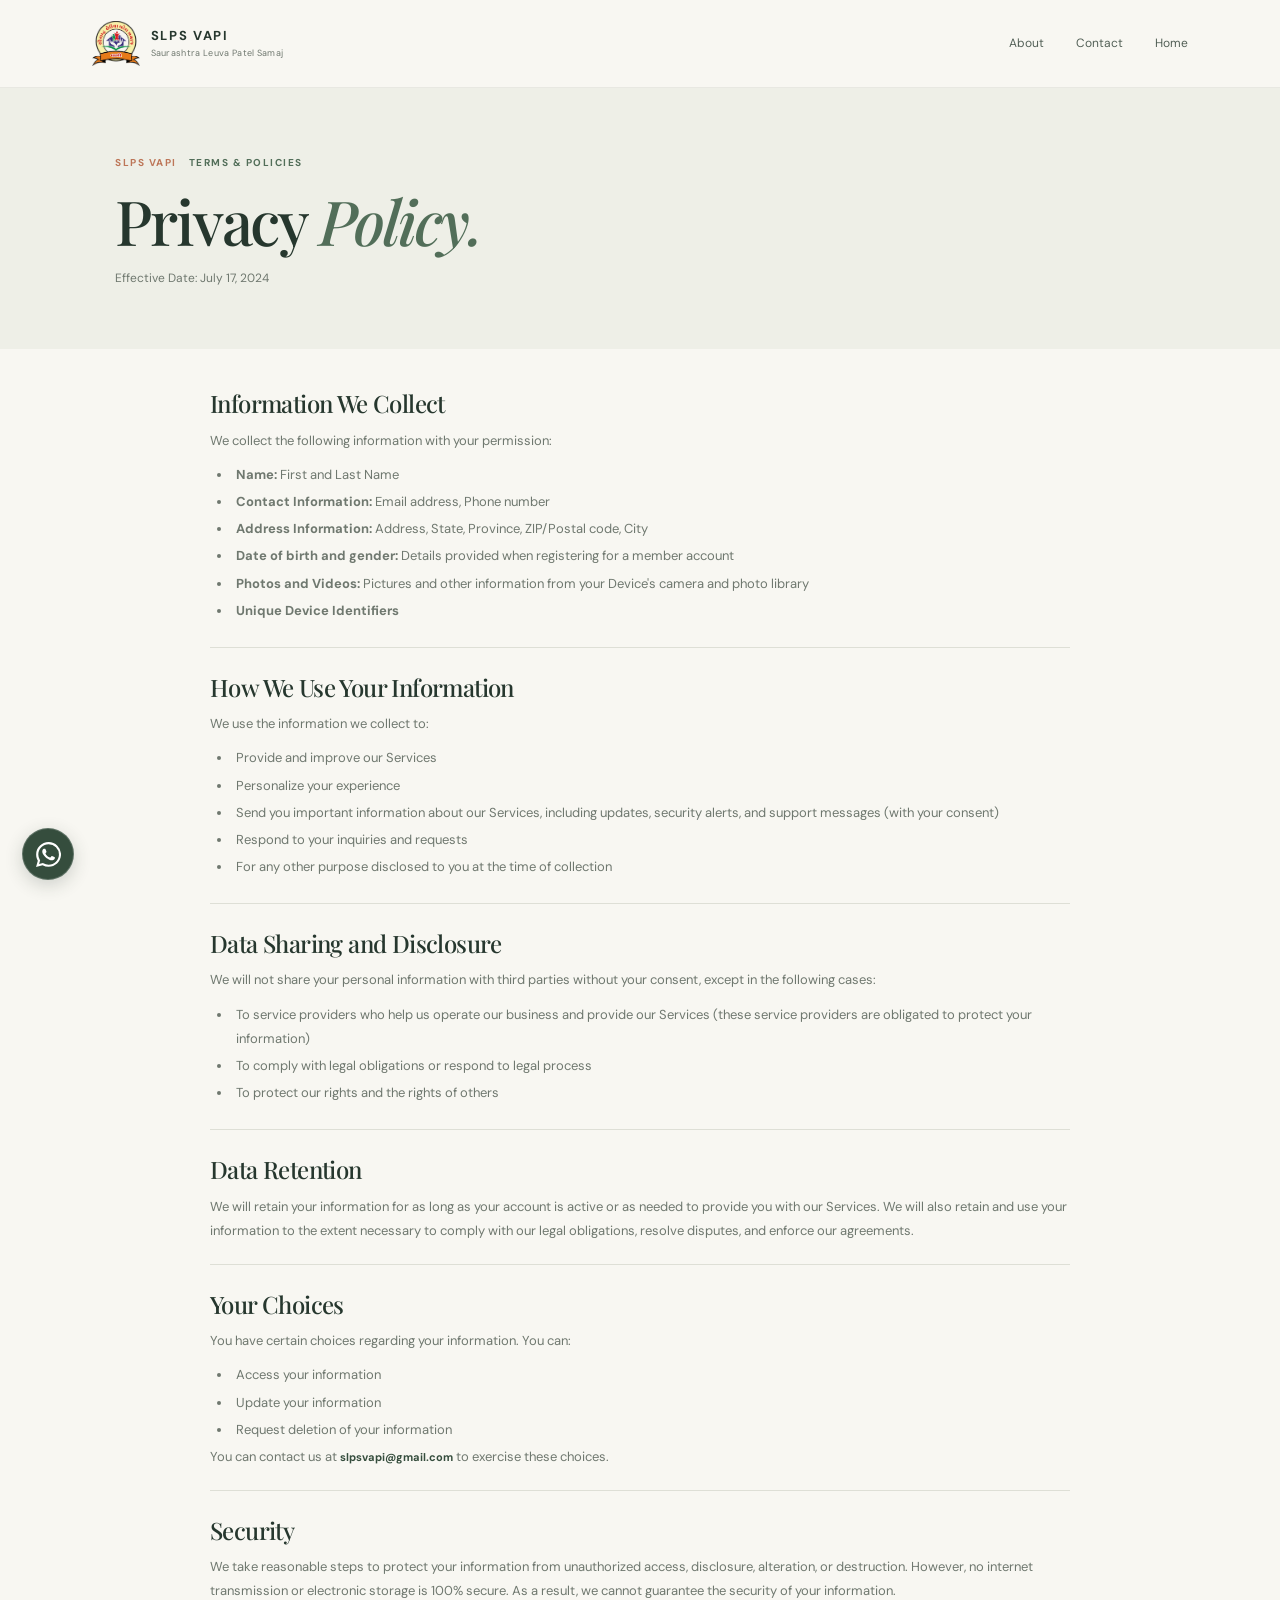
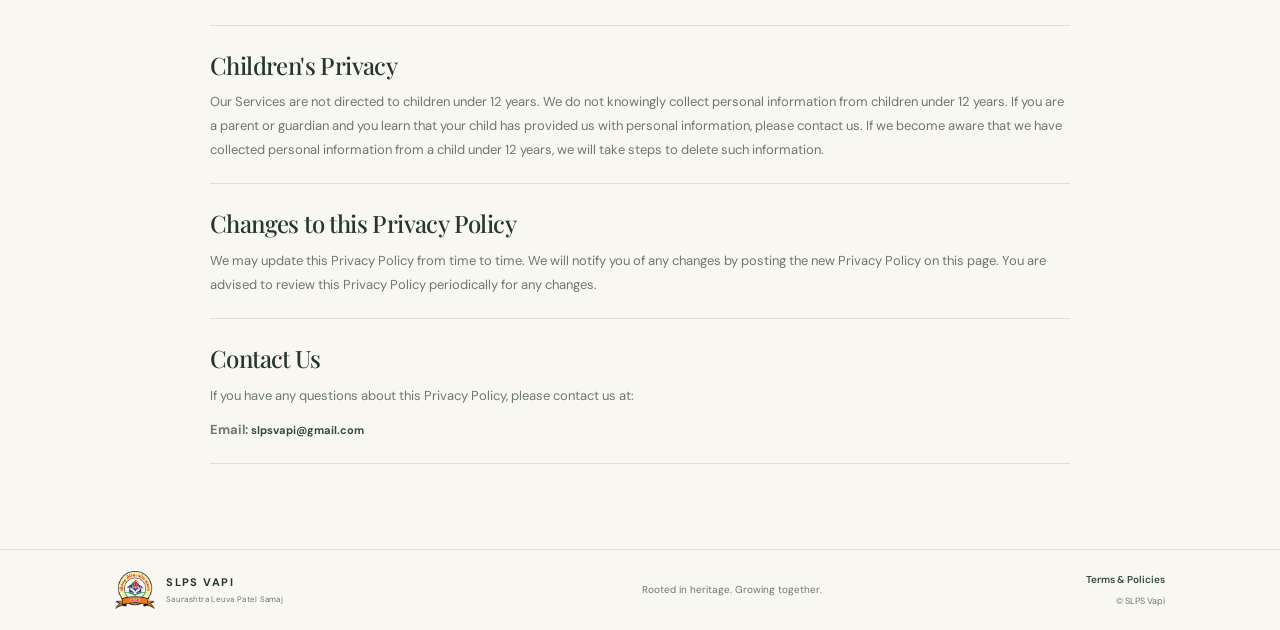
<file: privacy-policy.html>
<!doctype html>
<html lang="en">
  <head>
    <meta charset="utf-8" />
    <meta name="viewport" content="width=device-width, initial-scale=1" />
    <meta name="color-scheme" content="light" />
    <meta name="supported-color-schemes" content="light" />
    <meta name="description" content="Read the SLPS Vapi privacy policy, including how information is collected, used, retained, and protected." />
    <meta name="theme-color" content="#f8f7f2" />
    <meta name="theme-color" media="(prefers-color-scheme: light)" content="#f8f7f2" />
    <meta name="theme-color" media="(prefers-color-scheme: dark)" content="#f8f7f2" />
    <title>Privacy Policy | SLPS Vapi</title>
    <link rel="preconnect" href="https://fonts.googleapis.com" />
    <link rel="preconnect" href="https://fonts.gstatic.com" crossorigin />
    <link
      href="https://fonts.googleapis.com/css2?family=DM+Sans:ital,wght@0,400;0,500;0,600;0,700;1,400;1,500;1,600;1,700&family=Playfair+Display:ital,wght@0,500;0,600;0,700;1,500;1,600;1,700&family=Lora:ital,wght@0,500;0,600;0,700;1,500;1,600;1,700&family=Cormorant+Garamond:ital,wght@0,500;0,600;0,700;1,500;1,600;1,700&family=Merriweather:ital,wght@0,400;0,700;1,400;1,700&family=Manrope:wght@400;500;600;700&family=Montserrat:wght@400;500;600;700&family=Nunito+Sans:wght@400;500;600;700&display=swap"
      rel="stylesheet"
    />
    <link rel="stylesheet" href="styles.css" />
    <script src="site-ui.js" defer></script>
  </head>
  <body>
    <header class="site-header policy-header">
      <a class="brand" href="index.html" aria-label="SLPS Vapi home">
        <span class="brand-mark" aria-hidden="true">
          <img class="brand-logo" src="assets/logo.webp" alt="" />
        </span>
        <span class="brand-copy">
          <strong>SLPS VAPI</strong>
          <small>Saurashtra Leuva Patel Samaj</small>
        </span>
      </a>
      <nav class="policy-nav" aria-label="Main navigation">
        <a href="index.html#about">About</a>
        <a href="index.html#contact">Contact</a>
        <a href="index.html">Home</a>
      </nav>
    </header>

    <main>
      <section class="policy-hero">
        <div class="section-wrap">
          <div class="section-label"><span>SLPS VAPI</span> Terms &amp; Policies</div>
          <h1>Privacy <em>Policy.</em></h1>
          <p>Effective Date: July 17, 2024</p>
        </div>
      </section>

      <article class="section-wrap policy-content">
        <section class="policy-section">
          <h2>Information We Collect</h2>
          <p>We collect the following information with your permission:</p>
          <ul>
            <li><strong>Name:</strong> First and Last Name</li>
            <li><strong>Contact Information:</strong> Email address, Phone number</li>
            <li><strong>Address Information:</strong> Address, State, Province, ZIP/Postal code, City</li>
            <li><strong>Date of birth and gender:</strong> Details provided when registering for a member account</li>
            <li><strong>Photos and Videos:</strong> Pictures and other information from your Device's camera and photo library</li>
            <li><strong>Unique Device Identifiers</strong></li>
          </ul>
        </section>

        <section class="policy-section">
          <h2>How We Use Your Information</h2>
          <p>We use the information we collect to:</p>
          <ul>
            <li>Provide and improve our Services</li>
            <li>Personalize your experience</li>
            <li>Send you important information about our Services, including updates, security alerts, and support messages (with your consent)</li>
            <li>Respond to your inquiries and requests</li>
            <li>For any other purpose disclosed to you at the time of collection</li>
          </ul>
        </section>

        <section class="policy-section">
          <h2>Data Sharing and Disclosure</h2>
          <p>We will not share your personal information with third parties without your consent, except in the following cases:</p>
          <ul>
            <li>To service providers who help us operate our business and provide our Services (these service providers are obligated to protect your information)</li>
            <li>To comply with legal obligations or respond to legal process</li>
            <li>To protect our rights and the rights of others</li>
          </ul>
        </section>

        <section class="policy-section">
          <h2>Data Retention</h2>
          <p>We will retain your information for as long as your account is active or as needed to provide you with our Services. We will also retain and use your information to the extent necessary to comply with our legal obligations, resolve disputes, and enforce our agreements.</p>
        </section>

        <section class="policy-section">
          <h2>Your Choices</h2>
          <p>You have certain choices regarding your information. You can:</p>
          <ul>
            <li>Access your information</li>
            <li>Update your information</li>
            <li>Request deletion of your information</li>
          </ul>
          <p>You can contact us at <a class="inline-link" href="mailto:slpsvapi@gmail.com">slpsvapi@gmail.com</a> to exercise these choices.</p>
        </section>

        <section class="policy-section">
          <h2>Security</h2>
          <p>We take reasonable steps to protect your information from unauthorized access, disclosure, alteration, or destruction. However, no internet transmission or electronic storage is 100% secure. As a result, we cannot guarantee the security of your information.</p>
        </section>

        <section class="policy-section">
          <h2>Children's Privacy</h2>
          <p>Our Services are not directed to children under 12 years. We do not knowingly collect personal information from children under 12 years. If you are a parent or guardian and you learn that your child has provided us with personal information, please contact us. If we become aware that we have collected personal information from a child under 12 years, we will take steps to delete such information.</p>
        </section>

        <section class="policy-section">
          <h2>Changes to this Privacy Policy</h2>
          <p>We may update this Privacy Policy from time to time. We will notify you of any changes by posting the new Privacy Policy on this page. You are advised to review this Privacy Policy periodically for any changes.</p>
        </section>

        <section class="policy-section">
          <h2>Contact Us</h2>
          <p>If you have any questions about this Privacy Policy, please contact us at:</p>
          <p><strong>Email:</strong> <a class="inline-link" href="mailto:slpsvapi@gmail.com">slpsvapi@gmail.com</a></p>
        </section>
      </article>
    </main>

    <a
      class="whatsapp-cta"
      href="https://wa.me/916356555500?text=Hello%2C%20I%27d%20like%20to%20know%20more%20about%20SLPS%20Vapi."
      target="_blank"
      rel="noopener noreferrer"
      aria-label="Chat with SLPS Vapi on WhatsApp"
      title="Chat on WhatsApp"
    >
      <svg viewBox="0 0 24 24" aria-hidden="true">
        <path d="M20.52 3.48A11.85 11.85 0 0 0 12.08 0C5.5 0 .14 5.36.14 11.94c0 2.1.55 4.15 1.6 5.96L.05 24l6.25-1.64a11.9 11.9 0 0 0 5.78 1.47h.01c6.58 0 11.94-5.36 11.94-11.94a11.86 11.86 0 0 0-3.51-8.41ZM12.09 21.8h-.01a9.87 9.87 0 0 1-5.03-1.38l-.36-.21-3.71.97.99-3.62-.23-.37a9.88 9.88 0 0 1-1.51-5.25c0-5.45 4.44-9.89 9.9-9.89a9.82 9.82 0 0 1 7 2.9 9.82 9.82 0 0 1 2.89 7c0 5.46-4.44 9.9-9.93 9.9Zm5.43-7.41c-.3-.15-1.76-.87-2.03-.97-.27-.1-.47-.15-.67.15-.2.3-.77.97-.94 1.17-.17.2-.35.22-.65.07-.3-.15-1.26-.46-2.4-1.47-.89-.79-1.49-1.77-1.66-2.07-.17-.3-.02-.46.13-.61.13-.13.3-.35.45-.52.15-.18.2-.3.3-.5.1-.2.05-.38-.03-.53-.07-.15-.67-1.62-.92-2.22-.24-.58-.49-.5-.67-.51h-.57c-.2 0-.52.08-.8.38-.27.3-1.04 1.02-1.04 2.49s1.07 2.89 1.22 3.09c.15.2 2.1 3.2 5.09 4.48.71.31 1.27.49 1.7.63.72.23 1.37.2 1.88.12.57-.08 1.76-.72 2.01-1.42.25-.7.25-1.3.17-1.42-.08-.13-.27-.2-.57-.35Z" />
      </svg>
    </a>

    <footer class="site-footer">
      <div class="footer-inner section-wrap">
        <a class="brand footer-brand" href="index.html">
          <span class="brand-mark" aria-hidden="true">
            <img class="brand-logo" src="assets/logo.webp" alt="" />
          </span>
          <span class="brand-copy"><strong>SLPS VAPI</strong><small>Saurashtra Leuva Patel Samaj</small></span>
        </a>
        <p class="footer-tagline">Rooted in heritage. Growing together.</p>
        <div class="footer-meta">
          <a class="footer-policy" href="privacy-policy.html" aria-current="page">Terms &amp; Policies</a>
          <span class="footer-copy">© SLPS Vapi</span>
        </div>
      </div>
    </footer>
  </body>
</html>
</file>
<file: styles.css>
:root {
  color-scheme: light !important;
  forced-color-adjust: none !important;
  --paper: #f8f7f2;
  --white: #fffefa;
  --ink: #26372e;
  --muted: #6f786f;
  --green: #526e59;
  --green-dark: #354d3d;
  --line: #dedfd6;
  --terracotta: #bd7658;
  --serif: "Playfair Display", Georgia, serif;
  --sans: "DM Sans", "Segoe UI", sans-serif;
}

@property --card-border-angle {
  syntax: "<angle>";
  inherits: false;
  initial-value: 0deg;
}

body[data-font-theme="editorial"] {
  --serif: "Lora", Georgia, serif;
  --sans: "Manrope", "Segoe UI", sans-serif;
}

body[data-font-theme="classic"] {
  --serif: "Cormorant Garamond", Georgia, serif;
  --sans: "Montserrat", "Segoe UI", sans-serif;
}

body[data-font-theme="modern"] {
  --serif: "Merriweather", Georgia, serif;
  --sans: "Nunito Sans", "Segoe UI", sans-serif;
}

* {
  box-sizing: border-box;
  forced-color-adjust: none !important;
}
[hidden] { display: none !important; }
html {
  color-scheme: light !important;
  forced-color-adjust: none;
  scroll-behavior: smooth;
  scroll-padding-top: 92px;
  background-color: var(--paper) !important;
  color: var(--ink) !important;
}
body {
  margin: 0;
  color-scheme: light !important;
  forced-color-adjust: none;
  background-color: var(--paper) !important;
  color: var(--ink) !important;
  font-family: var(--sans);
  font-size: 15px;
  line-height: 1.65;
}
body.dialog-open { overflow: hidden; }
a { color: inherit; text-decoration: none; }
button, input { font: inherit; }
button { color: inherit; }
::selection { color: white; background: var(--green); }

.site-header { height: 88px; padding: 0 7.15%; display: flex; align-items: center; justify-content: space-between; background: rgba(248, 247, 242, .95); border-bottom: 1px solid rgba(38, 55, 46, .08); position: sticky; top: 0; z-index: 20; backdrop-filter: blur(14px); }
.brand { display: inline-flex; align-items: center; gap: 11px; flex-shrink: 0; }
.brand-mark { width: 48px; height: 48px; display: grid; place-items: center; }
.brand-logo { width: 100%; height: 100%; object-fit: contain; mix-blend-mode: multiply; }
.brand-copy { display: flex; flex-direction: column; line-height: 1.25; }
.brand-copy strong { font-size: 13px; letter-spacing: .13em; }
.brand-copy small { color: var(--muted); font-size: 9px; letter-spacing: .035em; margin-top: 4px; }
.primary-nav { display: flex; align-items: center; gap: clamp(20px, 3vw, 43px); }
.primary-nav > a { color: #536057; font-size: 12px; transition: color .2s ease; }
.primary-nav > a:hover, .inline-link:hover { color: var(--terracotta); }
.button { display: inline-flex; align-items: center; justify-content: center; gap: 18px; min-height: 50px; border: 1px solid transparent; padding: 0 23px; font-size: 12px; font-weight: 600; cursor: pointer; transition: background .2s ease, color .2s ease, transform .2s ease; }
.button:hover { transform: translateY(-2px); }
.button-small { min-height: 40px; padding: 0 17px; }
.button-outline { border-color: #b7c0b3; color: var(--green-dark); background: transparent; }
.button-outline:hover { background: var(--green-dark); color: white; }
.button-primary { background: var(--green-dark); color: white; }
.button-primary:hover { background: #263a2e; }
.button-primary span { font-size: 16px; }
.menu-toggle { display: none; }

.hero { position: relative; min-height: 570px; padding: 86px 10.1% 74px; display: grid; grid-template-columns: minmax(0, 1fr); align-items: center; overflow: hidden; background: #eeefe7; }
.hero-background { position: absolute; inset: 0; z-index: 0; pointer-events: none; }
.hero-background-layer { position: absolute; inset: 0; opacity: 0; background-position: center; background-size: cover; background-repeat: no-repeat; transition: opacity .9s ease; }
.hero-background-layer.is-visible { opacity: 1; }
.hero::before { position: absolute; inset: 0; z-index: 1; content: ""; background-image: linear-gradient(90deg, rgba(248,247,242,.96) 0%, rgba(248,247,242,.88) 43%, rgba(248,247,242,.48) 100%); pointer-events: none; }
.hero-copy { max-width: 530px; position: relative; z-index: 2; }
.hero-copy.is-changing { animation: hero-copy-fade-in 1.1s ease both; }
@keyframes hero-copy-fade-in { from { opacity: 0; transform: translateY(12px); } to { opacity: 1; transform: translateY(0); } }
.eyebrow, .section-label { display: flex; align-items: center; gap: 10px; color: var(--green); text-transform: uppercase; font-size: 10px; font-weight: 700; letter-spacing: .15em; }
.eyebrow { margin: 0 0 22px; }
.eyebrow > span { width: 23px; height: 1px; background: var(--terracotta); }
h1, h2, h3, p { margin-top: 0; }
h1, h2 { font-family: var(--serif); font-weight: 500; letter-spacing: -.035em; }
h1 { margin-bottom: 18px; font-size: clamp(47px, 5.3vw, 70px); line-height: 1.1; }
h1 em, h2 em, h3 em, h4 em, h5 em, h6 em {
  color: var(--green);
  font-weight: 500;
  font-style: italic;
}
.hero-description { max-width: 410px; margin-bottom: 27px; color: #69736b; font-size: 14px; line-height: 1.8; }
.hero-actions { display: flex; align-items: center; gap: 25px; }
.text-button { padding: 9px 0; border: 0; background: none; font-size: 12px; font-weight: 600; cursor: pointer; }
.text-button span { margin-left: 6px; color: var(--terracotta); }
.hero-proof { display: flex; align-items: center; gap: 13px; margin-top: 43px; padding-top: 22px; border-top: 1px solid #d6d9ce; }
.proof-seal { width: 38px; height: 38px; border: 1px solid #aeb8a9; border-radius: 50%; display: grid; place-items: center; color: var(--green); font-family: var(--serif); font-size: 10px; }
.hero-proof p { margin: 0; color: var(--muted); font-size: 10px; line-height: 1.65; }
.hero-proof strong { color: var(--ink); font-size: 11px; }
.carousel-controls { position: absolute; z-index: 2; bottom: 25px; right: 8%; display: flex; align-items: center; gap: 12px; }
.carousel-arrow { width: 33px; height: 33px; border: 1px solid #c5cbbf; border-radius: 50%; background: transparent; color: var(--green-dark); cursor: pointer; }
.carousel-arrow:hover { background: var(--green-dark); color: white; }
.carousel-dots { display: flex; align-items: center; gap: 6px; }
.carousel-dot { width: 7px; height: 7px; border: 0; border-radius: 9px; padding: 0; background: #b6beb2; cursor: pointer; transition: width .2s ease, background .2s ease; }
.carousel-dot.is-active { width: 22px; background: var(--green-dark); }

.section-wrap { width: min(1110px, 82%); margin: 0 auto; }
.intro { padding-top: 105px; padding-bottom: 104px; }
.section-label { gap: 12px; }
.section-label > span { color: var(--terracotta); }
.intro-content { margin: 25px 0 57px; display: grid; grid-template-columns: 1.05fr .85fr; gap: 9%; align-items: center; }
h2 { font-size: clamp(35px, 4vw, 48px); line-height: 1.2; margin-bottom: 0; }
.intro-text p { margin: 0 0 17px; max-width: 490px; color: var(--muted); font-size: 13px; line-height: 1.9; }
.inline-link { display: inline-flex; gap: 11px; align-items: center; color: var(--green-dark); font-size: 11px; font-weight: 700; transition: color .2s ease; }
.values-strip { padding: 27px 0; border-top: 1px solid var(--line); border-bottom: 1px solid var(--line); display: grid; grid-template-columns: repeat(3, 1fr); gap: 24px; }
.values-strip > div { display: flex; gap: 14px; align-items: center; }
.value-icon { width: 37px; height: 37px; flex: 0 0 37px; display: grid; place-items: center; border: 1px solid #cbd1c5; border-radius: 50%; color: var(--terracotta); font-family: var(--serif); font-size: 12px; }
.values-strip strong, .values-strip small { display: block; }
.values-strip strong { margin-bottom: 3px; font-size: 11px; }
.values-strip small { color: var(--muted); font-size: 9px; line-height: 1.5; }

.work-section { padding: 88px 0 101px; background: #eeefe7; }
.section-heading { display: flex; justify-content: space-between; align-items: end; gap: 40px; margin-bottom: 38px; }
.section-heading h2 { margin-top: 17px; font-size: clamp(32px, 3.5vw, 42px); }
.section-heading > p { max-width: 330px; margin: 0 0 4px; color: var(--muted); font-size: 12px; line-height: 1.8; }
.work-grid { display: grid; grid-template-columns: 1.1fr 1fr 1fr; gap: 15px; }
.work-card { position: relative; min-height: 258px; overflow: hidden; padding: 25px 25px 22px; background: var(--white); }
.work-card::before { position: absolute; z-index: 2; inset: 0; padding: 1px; content: ""; pointer-events: none; background: conic-gradient(from var(--card-border-angle), transparent 0deg 275deg, rgba(189,118,88,.25) 300deg, #bd7658 322deg, #d7bc99 340deg, transparent 360deg); -webkit-mask: linear-gradient(#fff 0 0) content-box, linear-gradient(#fff 0 0); -webkit-mask-composite: xor; mask: linear-gradient(#fff 0 0) content-box, linear-gradient(#fff 0 0); mask-composite: exclude; animation: card-border-flow 8s linear infinite; }
@keyframes card-border-flow { to { --card-border-angle: 360deg; } }
.work-card > :not(.card-decoration) { position: relative; z-index: 1; }
.work-card-feature { background: var(--green-dark); color: white; }
.card-icon { width: 42px; height: 42px; margin-bottom: 16px; color: var(--green); }
.card-icon svg { width: 100%; height: 100%; stroke: currentColor; stroke-width: 1.4; stroke-linecap: round; stroke-linejoin: round; }
.work-card-feature .card-icon { color: #d7bc99; }
.card-index { color: #879188; font-size: 9px; font-weight: 700; letter-spacing: .16em; }
.work-card-feature .card-index { color: #c4cfbf; }
.work-card h3 { margin: 9px 0 8px; font-family: var(--sans); font-size: 18px; font-weight: 600; letter-spacing: -.035em; }
.work-card p { position: relative; z-index: 1; max-width: 285px; margin: 0; color: var(--muted); font-size: 12px; line-height: 1.8; }
.work-card-feature p { color: #d2dacf; }
.card-decoration { position: absolute; right: 5px; bottom: -73px; color: rgba(255,255,255,.07); font-family: var(--serif); font-size: 190px; line-height: 1; }

.community-section { display: grid; grid-template-columns: .9fr 1fr; gap: 12%; align-items: center; padding-top: 112px; padding-bottom: 112px; }
.community-art { height: 345px; width: 100%; max-width: 400px; position: relative; display: grid; place-items: center; }
.community-art::before { position: absolute; inset: 20px 10px; content: ""; border-radius: 50%; background: #eeefe7; }
.community-orbit { position: absolute; z-index: 1; border: 1px solid #c6cec1; border-radius: 50%; transform: rotate(-26deg); }
.orbit-one { width: 90%; height: 50%; }
.orbit-two { width: 66%; height: 85%; transform: rotate(34deg); border-color: #d7bd9e; }
.community-center { z-index: 2; width: 107px; height: 107px; display: flex; flex-direction: column; justify-content: center; align-items: center; border-radius: 50%; background: var(--green-dark); color: white; }
.community-center span { font-family: var(--serif); font-size: 25px; }
.community-center small { margin-top: -1px; color: #d6dfd3; font-size: 8px; letter-spacing: .17em; }
.orbit-tag { position: absolute; z-index: 3; padding: 7px 12px; border: 1px solid #d9ddd4; background: var(--paper); color: var(--green-dark); font-size: 9px; }
.tag-top { top: 13px; left: 43%; }
.tag-right { top: 46%; right: 0; }
.tag-bottom { bottom: 13px; left: 40%; }
.tag-left { top: 46%; left: 0; }
.community-copy h2 { margin: 18px 0 16px; font-size: clamp(37px, 4vw, 48px); }
.community-copy > p, .leadership-heading > p, .contact-heading > p { max-width: 430px; margin-bottom: 23px; color: var(--muted); font-size: 12px; line-height: 1.9; }

.leadership-section { padding: 78px 0; background: #ecece3; }
.leadership-section .section-wrap { display: grid; grid-template-columns: 1fr .75fr; gap: 13%; align-items: center; }
.leadership-heading h2 { margin: 18px 0 15px; font-size: clamp(36px, 4vw, 46px); }
.trustee-profile { min-width: 0; display: grid; grid-template-columns: .8fr 1.2fr; border: 1px solid #d5d8ce; background: var(--white); }
.trustee-photo { width: 100%; height: 100%; min-height: 330px; object-fit: cover; object-position: center; }
.trustee-info { padding: 22px 19px; align-self: center; }
.trustee-info .section-label { flex-wrap: wrap; gap: 5px 8px; font-size: 8px; }
.trustee-info h3 { margin: 13px 0 10px; font-family: var(--serif); font-size: 25px; font-weight: 500; line-height: 1.2; }
.trustee-info h3 em { color: var(--green); font-style: italic; }
.trustee-info > p { margin-bottom: 12px; color: var(--muted); font-size: 10px; line-height: 1.75; }
.trustee-roles { display: flex; flex-wrap: wrap; gap: 5px; }
.trustee-roles span { padding: 4px 7px; background: #eeefe7; color: var(--green-dark); font-size: 8px; line-height: 1.4; }
.trustee-source { display: inline-flex; gap: 5px; margin-top: 13px; color: var(--green); font-size: 9px; font-weight: 600; }
.trustee-source:hover { color: var(--terracotta); }

.contact-section { display: grid; grid-template-columns: 1fr 1fr; gap: 12%; padding-top: 100px; padding-bottom: 105px; }
.contact-heading h2 { margin: 18px 0 15px; font-size: clamp(43px, 5vw, 58px); }
.contact-details { border-top: 1px solid var(--line); }
.contact-item { min-height: 82px; display: grid; grid-template-columns: 42px 1fr 20px; gap: 13px; align-items: center; border-bottom: 1px solid var(--line); }
.contact-icon { width: 34px; height: 34px; display: grid; place-items: center; border: 1px solid #ccd2c7; border-radius: 50%; color: var(--green); font-size: 14px; }
.contact-item small, .contact-item strong { display: block; }
.contact-item small { color: var(--muted); font-size: 9px; }
.contact-item strong { margin-top: 2px; font-size: 12px; font-weight: 600; }
a.contact-item:hover .contact-arrow { transform: translateX(4px); color: var(--terracotta); }
.contact-arrow { transition: transform .2s ease, color .2s ease; }
.contact-join { margin-top: 21px; }
.address-item { cursor: default; }

.whatsapp-cta { position: fixed; z-index: 25; left: max(22px, env(safe-area-inset-left)); bottom: max(20px, env(safe-area-inset-bottom)); width: 52px; height: 52px; display: grid; place-items: center; border: 1px solid rgba(255,255,255,.2); border-radius: 50%; background: var(--green-dark); color: white; box-shadow: 0 5px 18px rgba(38,55,46,.2); transition: opacity .25s ease, visibility .25s ease, background .2s ease, transform .2s ease, box-shadow .2s ease; }
.whatsapp-cta:hover { transform: translateY(-2px); background: #263a2e; box-shadow: 0 8px 22px rgba(38,55,46,.24); }
.whatsapp-cta.is-hidden { visibility: hidden; opacity: 0; pointer-events: none; transform: translateY(8px); }
.whatsapp-cta:focus-visible { outline: 3px solid var(--terracotta); outline-offset: 3px; }
.whatsapp-cta svg { width: 25px; height: 25px; fill: currentColor; }

.site-footer { padding: 20px 0; border-top: 1px solid var(--line); }
.footer-inner { display: grid; grid-template-columns: minmax(0, 1.2fr) minmax(0, 1fr) auto; align-items: center; gap: 24px; }
.footer-brand .brand-mark { width: 40px; height: 40px; }
.footer-brand .brand-copy strong { font-size: 11px; }
.footer-brand .brand-copy small { font-size: 8px; }
.footer-tagline, .footer-copy { margin: 0; color: var(--muted); font-size: 10px; }
.footer-meta { display: flex; flex-direction: column; align-items: flex-end; gap: 5px; }
.footer-copy { font-size: 9px; }
.footer-policy { color: var(--green-dark); font-size: 10px; font-weight: 600; transition: color .2s ease; }
.footer-policy:hover { color: var(--terracotta); }

.policy-nav { display: flex; align-items: center; gap: clamp(16px, 2.5vw, 32px); }
.policy-nav a { color: #536057; font-size: 12px; transition: color .2s ease; }
.policy-nav a:hover { color: var(--terracotta); }
.policy-hero { padding: 67px 0 61px; background: #eeefe7; }
.policy-hero .section-label { margin-bottom: 15px; }
.policy-hero h1 { margin: 0; font-size: clamp(45px, 5vw, 62px); }
.policy-hero p { margin: 14px 0 0; color: var(--muted); font-size: 12px; }
.policy-content { max-width: 860px; padding-top: 40px; padding-bottom: 85px; }
.policy-section { padding: 25px 0 21px; border-bottom: 1px solid var(--line); }
.policy-section:first-child { padding-top: 0; }
.policy-section h2 { margin: 0 0 11px; font-size: 24px; letter-spacing: -.025em; }
.policy-section p, .policy-section li { color: var(--muted); font-size: 13px; line-height: 1.85; }
.policy-section p { margin: 0 0 10px; }
.policy-section p:last-child { margin-bottom: 0; }
.policy-section ul { margin: 8px 0 0; padding-left: 22px; }
.policy-section li { padding-left: 4px; margin: 3px 0; }

.auth-dialog { position: fixed; inset: 50% auto auto 50%; z-index: 31; width: min(580px, calc(100% - 32px)); max-width: none; max-height: calc(100% - 32px); overflow-y: auto; padding: 32px 30px; border: 1px solid var(--line); background: var(--paper); color: var(--ink); transform: translate(-50%, -46%); opacity: 0; transition: opacity .2s ease, transform .2s ease; box-shadow: 0 24px 60px rgba(28, 40, 33, 0.22); border-radius: 4px; }
.auth-dialog[open] { display: block; opacity: 1; transform: translate(-50%, -50%); }
.auth-dialog::backdrop { background: transparent; }
.dialog-backdrop { position: fixed; inset: 0; z-index: 30; display: none; background: rgba(31, 44, 36, .58); backdrop-filter: blur(4px); }
body.dialog-open .dialog-backdrop { display: block; }
.dialog-close { position: absolute; top: 12px; right: 15px; padding: 0; border: 0; background: none; color: var(--muted); font-size: 27px; cursor: pointer; transition: color .15s ease; }
.dialog-close:hover { color: var(--ink); }
.auth-dialog h2 { margin: 13px 0 8px; font-size: 32px; }
.auth-description { margin-bottom: 16px; color: var(--muted); font-size: 12px; line-height: 1.65; }
.auth-tabs { display: grid; grid-template-columns: 1fr 1fr; margin-bottom: 16px; border-bottom: 1px solid var(--line); }
.auth-tab { padding: 11px 0; border: 0; border-bottom: 2px solid transparent; background: none; color: var(--muted); font-size: 12px; font-weight: 500; cursor: pointer; transition: all .15s ease; }
.auth-tab.is-active { border-bottom-color: var(--green-dark); color: var(--green-dark); font-weight: 700; }

/* Demo Credentials Banner */
.demo-auth-banner { display: flex; align-items: center; justify-content: space-between; gap: 10px; flex-wrap: wrap; padding: 10px 14px; background: rgba(82, 110, 89, 0.09); border: 1px dashed #9cb6a2; border-radius: 4px; margin-bottom: 16px; }
.demo-auth-badge { display: inline-flex; align-items: center; gap: 6px; color: #285434; font-size: 9.5px; font-weight: 700; letter-spacing: .08em; text-transform: uppercase; }
.demo-dot { width: 7px; height: 7px; border-radius: 50%; background: #388e3c; animation: demoDotPulse 1.8s infinite; }
@keyframes demoDotPulse { 0%, 100% { opacity: 1; transform: scale(1); } 50% { opacity: .4; transform: scale(.75); } }
.demo-auth-info { flex: 1; min-width: 180px; font-size: 11px; color: #364e3e; }
.demo-auth-info strong { color: #1c3624; }
.demo-chip-button { display: inline-flex; align-items: center; gap: 5px; background: var(--green-dark); color: #fff; font-size: 10.5px; font-weight: 600; padding: 6px 11px; border-radius: 3px; border: 0; cursor: pointer; transition: all .15s ease; }
.demo-chip-button:hover { background: #1f3326; transform: translateY(-1px); }

/* Registration Fields */
.registration-fields { display: grid; gap: 12px; }
.name-fields { display: grid; grid-template-columns: repeat(3, minmax(0, 1fr)); gap: 10px; }
.form-field label, .gender-field legend { display: block; margin: 0 0 5px; color: #5f6b61; font-size: 11px; font-weight: 600; }
.form-field label span, .form-field small { color: var(--muted); font-size: 10px; font-weight: 400; }
.auth-form input:not([type="radio"]), .form-select { width: 100%; min-height: 43px; padding: 0 12px; border: 1px solid var(--line); border-radius: 2px; outline: 0; background: var(--white); color: var(--ink); font-size: 12px; transition: border-color .15s ease; box-sizing: border-box; }
.auth-form input:focus, .form-select:focus { border-color: var(--green); ring: 2px rgba(82,110,89,.2); }
.auth-form input::placeholder { color: #a4aaa2; }
.form-field small { display: block; margin-top: 4px; line-height: 1.5; }
.gender-field { min-width: 0; margin: 0; padding: 0; border: 0; }
.gender-options { display: flex; flex-wrap: wrap; gap: 8px 16px; }
.gender-options label { display: inline-flex; align-items: center; gap: 6px; color: var(--muted); font-size: 11px; cursor: pointer; }
.gender-options input { accent-color: var(--green-dark); }
.auth-submit { width: 100%; margin-top: 18px; }

/* Demo OTP Card */
.demo-otp-card { background: linear-gradient(135deg, #f0f6f1 0%, #e6efe8 100%); border: 1.5px solid #a3c9aa; border-radius: 6px; padding: 14px 16px; margin-bottom: 18px; box-shadow: 0 4px 14px rgba(46, 125, 50, 0.08); }
.demo-otp-card-top { display: flex; justify-content: space-between; align-items: center; gap: 10px; margin-bottom: 8px; }
.demo-badge-pill { display: inline-flex; align-items: center; gap: 6px; background: rgba(46, 125, 50, 0.12); color: #285434; font-size: 9.5px; font-weight: 700; padding: 3px 8px; border-radius: 12px; letter-spacing: .08em; }
.demo-live-dot { width: 6px; height: 6px; border-radius: 50%; background: #2e7d32; box-shadow: 0 0 0 2px rgba(46, 125, 50, .25); animation: demoDotPulse 1.6s infinite; }
.demo-otp-expiry { font-size: 10.5px; color: var(--muted); }
.demo-otp-code-row { display: flex; justify-content: space-between; align-items: center; gap: 14px; margin: 8px 0; padding: 8px 12px; background: #fff; border: 1px solid #c9d8cc; border-radius: 4px; }
.demo-otp-display { display: flex; flex-direction: column; }
.demo-otp-label-small { font-size: 9px; font-weight: 700; color: #53755c; letter-spacing: .1em; }
.demo-otp-digits { font-family: ui-monospace, SFMono-Regular, Menlo, Monaco, Consolas, monospace; font-size: 24px; font-weight: 700; letter-spacing: 5px; color: #1e4d2b; line-height: 1.2; }
.demo-autofill-btn { display: inline-flex; align-items: center; gap: 6px; background: #285434; color: #fff; font-size: 11px; font-weight: 600; padding: 8px 13px; border: 0; border-radius: 4px; cursor: pointer; transition: all .15s ease; }
.demo-autofill-btn:hover { background: #1c3b24; transform: translateY(-1px); }
.demo-autofill-btn.is-copied { background: #1b5e20; transform: scale(1.04); }
.demo-otp-note { margin: 6px 0 0; color: #4e6353; font-size: 10.5px; line-height: 1.45; }
.demo-otp-note strong { color: #1b4524; }

/* Large OTP input */
.otp-number-input { font-family: ui-monospace, SFMono-Regular, Menlo, Monaco, Consolas, monospace !important; font-size: 22px !important; font-weight: 700 !important; letter-spacing: 12px !important; text-align: center !important; height: 50px !important; background: #fafaf7 !important; border: 2px solid #b8cbbe !important; border-radius: 4px !important; }
.otp-number-input:focus { border-color: #2e7d32 !important; background: #fff !important; }
.otp-actions { display: flex; justify-content: space-between; gap: 12px; margin-top: 14px; }
.otp-actions .text-button { color: var(--green-dark); font-size: 11px; }
.otp-actions .text-button:disabled { color: var(--muted); cursor: default; }
.auth-status { min-height: 0; margin: 12px 0 0; color: var(--green-dark); font-size: 11px; line-height: 1.6; }
.auth-status.is-error { color: #9c4939; }
.auth-email { display: block; margin-top: 13px; color: var(--green); text-align: center; font-size: 10px; }

/* ==========================================================
   ANIMATED GREEN CORRECT SIGN ON SCREEN (Device-Optimized)
   ========================================================== */
.auth-success { padding: 22px 10px 10px; text-align: center; display: flex; flex-direction: column; align-items: center; }
.success-icon-wrap { position: relative; width: 92px; height: 92px; margin: 6px auto 22px; display: grid; place-items: center; }
.success-ring-glow { position: absolute; inset: -10px; border-radius: 50%; background: radial-gradient(circle, rgba(46, 125, 50, 0.3) 0%, rgba(46, 125, 50, 0) 70%); animation: successGlowPulse 2.2s ease-in-out infinite; pointer-events: none; }
.success-ring-pulse { position: absolute; inset: -4px; border-radius: 50%; border: 2.5px solid #4caf50; animation: successWave 1.8s cubic-bezier(0.25, 1, 0.5, 1) infinite; pointer-events: none; }
.success-check-circle { width: 78px; height: 78px; border-radius: 50%; background: linear-gradient(135deg, #2e7d32 0%, #1b5e20 100%); display: grid; place-items: center; box-shadow: 0 12px 28px rgba(30, 90, 40, 0.38); animation: successPopScale 0.55s cubic-bezier(0.175, 0.885, 0.32, 1.275) both; position: relative; z-index: 2; }
.success-svg { width: 48px; height: 48px; }
.success-svg-circle { stroke: rgba(255, 255, 255, 0.35); stroke-width: 3; stroke-dasharray: 145; stroke-dashoffset: 145; animation: successCircleDraw 0.65s ease-out forwards; }
.success-svg-check { stroke: #ffffff; stroke-width: 4.8; stroke-linecap: round; stroke-linejoin: round; stroke-dasharray: 40; stroke-dashoffset: 40; animation: successCheckDraw 0.5s 0.28s cubic-bezier(0.65, 0, 0.45, 1) forwards; }

@keyframes successPopScale {
  0% { transform: scale(0.2); opacity: 0; }
  70% { transform: scale(1.12); opacity: 1; }
  100% { transform: scale(1); opacity: 1; }
}
@keyframes successWave {
  0% { transform: scale(0.85); opacity: 0.9; }
  100% { transform: scale(1.6); opacity: 0; }
}
@keyframes successCircleDraw {
  100% { stroke-dashoffset: 0; }
}
@keyframes successCheckDraw {
  100% { stroke-dashoffset: 0; }
}
@keyframes successGlowPulse {
  0%, 100% { opacity: 0.4; transform: scale(1); }
  50% { opacity: 0.95; transform: scale(1.12); }
}

.auth-success h3 { margin: 0 0 7px; color: var(--ink); font-family: var(--serif); font-size: 26px; font-weight: 600; }
.auth-success p { margin: 0; color: var(--muted); font-size: 12.5px; line-height: 1.6; max-width: 380px; }

/* Redirect Countdown Bar */
.redirect-countdown-card { width: 100%; max-width: 380px; margin: 20px auto 10px; background: rgba(38, 55, 46, 0.04); border: 1px solid var(--line); border-radius: 6px; padding: 12px 16px; box-sizing: border-box; }
.redirect-text { display: flex; align-items: center; justify-content: center; gap: 8px; font-size: 11.5px; color: #285434; font-weight: 600; margin-bottom: 8px; }
.redirect-spinner { width: 11px; height: 11px; border: 2px solid rgba(46, 125, 50, 0.25); border-top-color: #2e7d32; border-radius: 50%; animation: redirectSpin 0.75s linear infinite; }
@keyframes redirectSpin { to { transform: rotate(360deg); } }
.redirect-bar-track { width: 100%; height: 5px; background: #e0e4dd; border-radius: 999px; overflow: hidden; }
.redirect-bar-fill { height: 100%; width: 0%; background: linear-gradient(90deg, #2e7d32 0%, #43a047 100%); border-radius: 999px; }
.redirect-button { margin-top: 10px; }

/* ==========================================================
   UPGRADED MEMBER DASHBOARD STYLES
   ========================================================== */
.dashboard-page { min-height: 100vh; display: flex; flex-direction: column; background: var(--paper); }
.dashboard-header { flex: 0 0 auto; }
.dashboard-nav-actions { display: flex; align-items: center; gap: 12px; }
.demo-mode-pill { display: inline-flex; align-items: center; gap: 6px; padding: 5px 11px; background: rgba(46, 125, 50, 0.1); border: 1px solid rgba(46, 125, 50, 0.25); border-radius: 20px; font-size: 10px; font-weight: 700; color: #285434; letter-spacing: .06em; text-transform: uppercase; }
.header-user-badge { display: inline-flex; align-items: center; gap: 8px; padding: 4px 10px 4px 5px; background: #fff; border: 1px solid var(--line); border-radius: 20px; }
.user-avatar-sm { width: 28px; height: 28px; border-radius: 50%; background: #26372e; color: #fff; display: grid; place-items: center; font-size: 10.5px; font-weight: 700; }
.user-name-sm { font-size: 11px; font-weight: 600; color: var(--ink); }

.dashboard-main { width: min(1160px, 92%); flex: 1; padding-top: 48px; padding-bottom: 80px; margin: 0 auto; }
.dash-welcome-banner { display: flex; justify-content: space-between; align-items: flex-start; gap: 24px; margin-bottom: 32px; flex-wrap: wrap; }
.dash-welcome-copy { max-width: 620px; }
.dash-welcome-copy h1 { margin: 12px 0 8px; font-size: clamp(34px, 4vw, 50px); line-height: 1.15; }
.dash-welcome-copy h1 .welcome-greeting {
  font-family: var(--sans);
  font-weight: 600;
  font-size: 0.94em;
  letter-spacing: -0.025em;
  color: var(--ink);
  opacity: 0.88;
  margin-right: 4px;
}
.dash-welcome-copy h1 em,
#member-display-name {
  color: var(--green);
  font-style: italic;
  font-weight: 500;
}
.dashboard-intro { margin: 0; color: var(--muted); font-size: 13.5px; line-height: 1.6; }
.dash-welcome-badge-wrap { display: flex; flex-direction: column; gap: 12px; align-items: flex-end; }
.verified-status-card { display: flex; align-items: center; gap: 12px; background: #fff; border: 1px solid #b7ccbb; padding: 10px 16px; border-radius: 6px; box-shadow: 0 4px 14px rgba(46, 125, 50, 0.08); }
.verified-icon-bubble { width: 34px; height: 34px; border-radius: 50%; background: #2e7d32; color: #fff; display: grid; place-items: center; }
.status-title { display: block; font-size: 12.5px; font-weight: 700; color: #1e4a29; }
.status-subtitle { display: block; font-size: 10px; color: var(--muted); }
.dash-header-quick-actions { display: flex; gap: 8px; }

/* Key Metrics Grid */
.dash-stats-grid { display: grid; grid-template-columns: repeat(4, 1fr); gap: 16px; margin-bottom: 32px; }
.stat-card { background: #fff; border: 1px solid var(--line); border-radius: 6px; padding: 18px 20px; display: flex; align-items: flex-start; gap: 14px; transition: transform .2s ease, box-shadow .2s ease; }
.stat-card:hover { transform: translateY(-2px); box-shadow: 0 6px 18px rgba(38, 55, 46, 0.06); }
.stat-icon { font-size: 24px; line-height: 1; }
.stat-data { display: flex; flex-direction: column; min-width: 0; }
.stat-label { font-size: 10px; text-transform: uppercase; letter-spacing: .08em; color: var(--muted); font-weight: 700; }
.stat-value { font-size: 16px; font-weight: 700; color: var(--ink); margin: 3px 0 2px; overflow: hidden; text-overflow: ellipsis; white-space: nowrap; }
.stat-sub { font-size: 10.5px; color: var(--muted); }
.text-success { color: #2e7d32 !important; font-weight: 600; }

/* 2-Column Dashboard Layout */
.dash-layout-grid { display: grid; grid-template-columns: 360px 1fr; gap: 28px; align-items: start; }
.dash-col-left { display: flex; flex-direction: column; gap: 24px; }
.dash-col-right { display: flex; flex-direction: column; gap: 24px; min-width: 0; }

/* Digital Membership Card */
.digital-id-section { background: #fff; border: 1px solid var(--line); border-radius: 6px; padding: 22px; }
.card-section-header { display: flex; justify-content: space-between; align-items: center; margin-bottom: 16px; }
.card-section-header h2 { margin: 0; font-size: 15px; font-weight: 700; text-transform: uppercase; letter-spacing: .08em; color: var(--ink); }
.card-pill { font-size: 9.5px; font-weight: 700; padding: 3px 8px; background: #eeefe7; color: var(--green-dark); border-radius: 12px; }

.samaj-id-card { position: relative; border-radius: 10px; padding: 20px; background: linear-gradient(135deg, #1b3323 0%, #294c35 55%, #182e20 100%); color: #fff; overflow: hidden; box-shadow: 0 16px 36px rgba(18, 38, 25, 0.35); border: 1px solid rgba(255, 215, 0, 0.35); }
.id-card-sheen { position: absolute; inset: 0; background: linear-gradient(120deg, rgba(255,255,255,0) 30%, rgba(255,255,255,0.08) 50%, rgba(255,255,255,0) 70%); pointer-events: none; }
.id-card-watermark { position: absolute; right: -15px; bottom: -20px; font-size: 100px; font-family: var(--serif); font-weight: 700; color: rgba(255,255,255,0.035); pointer-events: none; user-select: none; }
.id-card-top { display: flex; justify-content: space-between; align-items: center; margin-bottom: 16px; border-bottom: 1px solid rgba(255,255,255,0.14); padding-bottom: 12px; }
.id-brand { display: flex; align-items: center; gap: 8px; }
.id-logo { width: 30px; height: 30px; object-fit: contain; filter: drop-shadow(0 2px 4px rgba(0,0,0,.3)); }
.id-brand strong { display: block; font-size: 11px; letter-spacing: .12em; color: #fff; }
.id-brand small { display: block; font-size: 8px; color: #c4d9cb; }
.id-card-badge { font-size: 9px; font-weight: 700; letter-spacing: .08em; padding: 3px 8px; background: linear-gradient(90deg, #d4af37, #f3e5ab); color: #1b3323; border-radius: 3px; }

.id-card-body { display: flex; gap: 14px; align-items: center; margin-bottom: 16px; }
.id-card-photo-box { position: relative; width: 62px; height: 62px; flex-shrink: 0; border-radius: 50%; border: 2px solid #d4af37; padding: 2px; }
.id-avatar-placeholder { width: 100%; height: 100%; border-radius: 50%; background: #0f1f15; display: grid; place-items: center; font-size: 18px; font-weight: 700; color: #e4eedf; }
.id-verified-tick { position: absolute; bottom: -2px; right: -2px; width: 18px; height: 18px; border-radius: 50%; background: #2e7d32; color: #fff; font-size: 10px; font-weight: 700; display: grid; place-items: center; border: 1.5px solid #fff; }
.id-card-info { flex: 1; min-width: 0; }
.id-label { display: block; font-size: 8px; font-weight: 700; letter-spacing: .08em; color: #9ebd9f; margin-bottom: 2px; }
.id-full-name { display: block; font-size: 15px; font-weight: 700; color: #fff; white-space: nowrap; overflow: hidden; text-overflow: ellipsis; margin-bottom: 6px; }
.id-meta-row { display: grid; grid-template-columns: 1fr 1fr; gap: 8px; }
.id-code { font-family: ui-monospace, SFMono-Regular, monospace; font-size: 11px; font-weight: 600; color: #f5f8f5; }

.id-card-bottom { display: flex; justify-content: space-between; align-items: flex-end; padding-top: 12px; border-top: 1px solid rgba(255,255,255,0.14); }
.id-bottom-details { display: flex; flex-direction: column; gap: 6px; font-size: 9.5px; color: #d8e6db; }
.id-qr-box { display: flex; flex-direction: column; align-items: center; gap: 2px; background: rgba(255,255,255,0.08); padding: 5px 6px; border-radius: 4px; border: 1px solid rgba(255,255,255,0.15); }
.id-qr-svg { stroke: #fff; }
.id-qr-box small { font-size: 7.5px; font-weight: 700; letter-spacing: .06em; color: #d4af37; }

.card-action-bar { display: grid; grid-template-columns: 1fr 1fr; gap: 10px; margin-top: 14px; }
.full-width { width: 100%; text-align: center; }

/* Demo Hub Box */
.demo-credentials-hub { background: #fff; border: 1px solid var(--line); border-radius: 6px; padding: 22px; }
.demo-live-badge { display: inline-flex; align-items: center; gap: 6px; font-size: 11px; font-weight: 700; color: #285434; letter-spacing: .08em; text-transform: uppercase; }
.demo-hub-text { font-size: 11.5px; color: var(--muted); margin: 10px 0 14px; line-height: 1.55; }
.demo-hub-meta { background: #f8f9f7; border: 1px solid var(--line); border-radius: 4px; padding: 10px 12px; display: flex; flex-direction: column; gap: 6px; margin-bottom: 14px; font-size: 11px; }
.demo-hub-meta div { display: flex; justify-content: space-between; align-items: center; }
.demo-hub-meta span { color: var(--muted); }
.demo-hub-meta strong { color: var(--ink); font-family: ui-monospace, SFMono-Regular, monospace; }
.demo-hub-actions { display: flex; flex-direction: column; gap: 8px; }

/* Dashboard Cards in Right Column */
.dashboard-card { background: #fff; border: 1px solid var(--line); border-radius: 6px; padding: 26px; }
.dashboard-card-heading { display: flex; justify-content: space-between; align-items: center; gap: 20px; padding-bottom: 16px; border-bottom: 1px solid var(--line); margin-bottom: 18px; }
.dashboard-card-heading h2 { margin: 6px 0 0; font-size: 22px; }
.events-badge { font-size: 10.5px; font-weight: 700; padding: 3px 9px; background: rgba(82, 110, 89, 0.12); color: #285434; border-radius: 12px; }

.profile-details { display: grid; grid-template-columns: 1fr 1fr; gap: 14px 28px; margin: 0; }
.profile-details > div { min-width: 0; padding-bottom: 12px; border-bottom: 1px solid #f0f0ea; }
.profile-details dt { margin-bottom: 3px; color: var(--muted); font-size: 10px; font-weight: 600; text-transform: uppercase; letter-spacing: .06em; }
.profile-details dd { margin: 0; color: var(--ink); font-size: 13.5px; font-weight: 600; overflow-wrap: anywhere; }

/* Events List */
.events-list { display: flex; flex-direction: column; gap: 14px; }
.event-item { display: flex; gap: 18px; align-items: center; padding: 14px 16px; background: #fafaf7; border: 1px solid var(--line); border-radius: 6px; }
.event-date-col { display: flex; flex-direction: column; align-items: center; justify-content: center; width: 50px; height: 52px; background: var(--green-dark); color: #fff; border-radius: 4px; flex-shrink: 0; }
.event-month { font-size: 9.5px; font-weight: 700; letter-spacing: .08em; }
.event-day { font-size: 20px; font-weight: 700; line-height: 1; }
.event-info-col { flex: 1; min-width: 0; }
.event-info-col h3 { margin: 0 0 3px; font-size: 13.5px; font-weight: 700; color: var(--ink); }
.event-meta { margin: 0 0 4px; font-size: 11px; color: var(--green); font-weight: 500; }
.event-desc { margin: 0; font-size: 11px; color: var(--muted); line-height: 1.45; }
.event-action-col { flex-shrink: 0; }
.event-rsvp-tag.is-registered { display: inline-block; font-size: 11px; font-weight: 700; color: #2e7d32; background: rgba(46, 125, 50, 0.1); padding: 5px 12px; border-radius: 20px; }

/* Notices Grid */
.notices-grid { display: grid; grid-template-columns: repeat(3, 1fr); gap: 16px; }
.notice-card { background: #fafaf7; border: 1px solid var(--line); border-radius: 6px; padding: 16px; display: flex; flex-direction: column; }
.notice-icon { font-size: 24px; margin-bottom: 8px; }
.notice-card h4 { margin: 0 0 6px; font-size: 13px; font-weight: 700; color: var(--ink); }
.notice-card p { margin: 0 0 12px; font-size: 11px; color: var(--muted); line-height: 1.5; flex: 1; }

.dashboard-footer-actions { margin-top: 36px; padding-top: 20px; border-top: 1px solid var(--line); }

/* Loading State Spinner */
.loading-spinner { width: 34px; height: 34px; border: 3px solid rgba(82, 110, 89, 0.2); border-top-color: var(--green-dark); border-radius: 50%; animation: redirectSpin 0.8s linear infinite; margin: 0 auto 16px; }

/* Edit Profile Modal Dialog */
.edit-profile-dialog { width: min(600px, calc(100% - 32px)); }

/* ==========================================================
   PRINT STYLESHEET (Clean ID Card Printout)
   ========================================================== */
@media print {
  body * { visibility: hidden; }
  #printable-samaj-card, #printable-samaj-card * { visibility: visible; }
  #printable-samaj-card { position: fixed; left: 50%; top: 50%; transform: translate(-50%, -50%) scale(1.15); width: 380px; box-shadow: none; border: 1px solid #999; }
}

/* ==========================================================
   RESPONSIVE DESIGN (All Devices: Mobile, Tablet, Desktop)
   ========================================================== */
@media (max-width: 1024px) {
  .dash-stats-grid { grid-template-columns: repeat(2, 1fr); }
  .dash-layout-grid { grid-template-columns: 1fr; }
  .notices-grid { grid-template-columns: 1fr; }
}

@media (max-width: 768px) {
  .dash-welcome-banner { flex-direction: column; align-items: stretch; }
  .dash-welcome-badge-wrap { align-items: flex-start; }
  .dash-stats-grid { grid-template-columns: 1fr; gap: 12px; }
  .profile-details { grid-template-columns: 1fr; }
  .event-item { flex-direction: column; align-items: flex-start; gap: 10px; }
  .event-action-col { width: 100%; }
  .event-action-col .button { width: 100%; }
  .demo-mode-pill { display: none; }
  .dash-home-btn { font-size: 10px; padding: 0 10px; }
}

.dashboard-loading, .dashboard-error { flex: 1; padding-top: 100px; color: var(--muted); text-align: center; }
.dashboard-error { color: #9c4939; }
.sr-only { position: absolute; width: 1px; height: 1px; padding: 0; margin: -1px; overflow: hidden; clip: rect(0,0,0,0); white-space: nowrap; border: 0; }

@media (min-width: 1440px) {
  .hero { padding-left: max(10.1%, calc((100% - 1150px) / 2)); padding-right: max(10.1%, calc((100% - 1150px) / 2)); }
}
@media (max-width: 900px) {
  .site-header { height: 76px; padding: 0 5%; }
  .primary-nav { gap: 16px; }
  .primary-nav > a { font-size: 11px; }
  .primary-nav .button { padding: 0 11px; font-size: 10px; }
  .hero { min-height: 520px; padding: 67px 7%; }
  .section-wrap { width: 86%; }
  .values-strip { gap: 15px; }
  .work-card { padding: 21px 18px; }
  .community-section { gap: 8%; }
}
@media (max-width: 680px) {
  html { scroll-padding-top: calc(72px + env(safe-area-inset-top, 0px)); }
  .site-header {
    height: auto;
    min-height: 70px;
    padding: max(10px, env(safe-area-inset-top, 0px)) max(18px, env(safe-area-inset-right, 0px)) 10px max(18px, env(safe-area-inset-left, 0px));
    box-sizing: border-box;
  }
  .brand-mark { width: 43px; height: 43px; }
  .brand-copy strong { font-size: 12px; }
  .brand-copy small { font-size: 8px; }
  .menu-toggle { width: 42px; height: 42px; padding: 11px 9px; display: flex; flex-direction: column; justify-content: center; gap: 5px; border: 1px solid var(--line); background: transparent; cursor: pointer; }
  .menu-toggle span { display: block; width: 20px; height: 1px; background: var(--green-dark); transition: transform .2s ease; }
  .menu-toggle[aria-expanded="true"] span:first-child { transform: translateY(3px) rotate(45deg); }
  .menu-toggle[aria-expanded="true"] span:nth-child(2) { transform: translateY(-3px) rotate(-45deg); }
  .menu-toggle[aria-expanded="true"] span:last-child { display: none; }
  .primary-nav {
    position: absolute;
    top: 100%;
    left: 0;
    right: 0;
    display: none;
    padding: 12px max(20px, env(safe-area-inset-right, 0px)) max(22px, env(safe-area-inset-bottom, 0px)) max(20px, env(safe-area-inset-left, 0px));
    align-items: stretch;
    gap: 0;
    border-bottom: 1px solid var(--line);
    background: var(--paper);
    box-shadow: 0 16px 28px rgba(38, 55, 46, 0.12);
    z-index: 25;
  }
  .primary-nav.is-open { display: flex; flex-direction: column; }
  .primary-nav > a { padding: 11px 0; border-bottom: 1px solid var(--line); font-size: 12px; }
  .primary-nav .button { margin-top: 15px; min-height: 44px; font-size: 11px; }
  .hero {
    min-height: calc(100svh - 70px);
    min-height: calc(100dvh - 70px);
    padding: clamp(20px, 3.5vh, 32px) max(18px, env(safe-area-inset-right, 0px)) clamp(16px, 2.5vh, 24px) max(18px, env(safe-area-inset-left, 0px));
    display: flex;
    flex-direction: column;
    justify-content: space-between;
    box-sizing: border-box;
    gap: 0;
  }
  .hero::before {
    background: linear-gradient(
      180deg,
      rgba(248, 247, 242, 0.94) 0%,
      rgba(248, 247, 242, 0.88) 32%,
      rgba(248, 247, 242, 0.72) 65%,
      rgba(248, 247, 242, 0.96) 100%
    );
  }
  .hero-background-layer {
    background-position: center center;
    background-size: cover;
  }
  .hero-copy {
    max-width: none;
    width: 100%;
    display: flex;
    flex-direction: column;
  }
  .eyebrow {
    font-size: clamp(9px, 2.5vw, 10.5px);
    letter-spacing: .14em;
    margin: 0 0 10px;
  }
  .eyebrow > span { width: 18px; }
  h1 {
    font-size: clamp(30px, 8.2vw, 42px);
    line-height: 1.14;
    letter-spacing: -0.025em;
    margin-bottom: 12px;
    word-break: break-word;
  }
  .hero-description {
    max-width: 100%;
    font-size: clamp(12.5px, 3.4vw, 14px);
    line-height: 1.62;
    margin-bottom: 16px;
    color: #455248;
  }
  .hero-actions {
    display: flex;
    flex-direction: column;
    align-items: stretch;
    gap: 9px;
    width: 100%;
  }
  .hero-actions .button-primary {
    min-height: 48px;
    width: 100%;
    box-sizing: border-box;
    justify-content: center;
    font-size: 13px;
    font-weight: 600;
    border-radius: 8px;
    box-shadow: 0 4px 14px rgba(38, 55, 46, 0.18);
  }
  .hero-actions .text-button {
    min-height: 44px;
    width: 100%;
    box-sizing: border-box;
    display: flex;
    align-items: center;
    justify-content: center;
    gap: 8px;
    padding: 0 16px;
    border: 1px solid rgba(40, 84, 52, 0.22);
    border-radius: 8px;
    background: rgba(255, 255, 255, 0.65);
    backdrop-filter: blur(8px);
    -webkit-backdrop-filter: blur(8px);
    color: var(--green-dark);
    font-size: 12.5px;
    font-weight: 600;
    transition: background .2s ease, border-color .2s ease;
  }
  .hero-actions .text-button:active {
    background: rgba(255, 255, 255, 0.95);
  }
  .hero-proof {
    margin-top: 14px;
    padding-top: 12px;
    border-top: 1px solid rgba(214, 217, 206, 0.85);
    display: flex;
    align-items: center;
    gap: 11px;
  }
  .proof-seal {
    width: 35px;
    height: 35px;
    flex-shrink: 0;
    font-size: 9.5px;
  }
  .hero-proof p {
    font-size: 10px;
    line-height: 1.5;
  }
  .hero-proof strong {
    font-size: 11px;
  }
  .carousel-controls {
    position: static;
    margin-top: 14px;
    width: 100%;
    display: flex;
    align-items: center;
    justify-content: space-between;
    padding: 5px 10px;
    background: rgba(255, 255, 255, 0.62);
    backdrop-filter: blur(12px);
    -webkit-backdrop-filter: blur(12px);
    border: 1px solid rgba(38, 55, 46, 0.1);
    border-radius: 26px;
    box-sizing: border-box;
    box-shadow: 0 2px 10px rgba(38, 55, 46, 0.05);
  }
  .carousel-arrow {
    width: 36px;
    height: 36px;
    min-width: 36px;
    border-radius: 50%;
    display: grid;
    place-items: center;
    font-size: 14px;
    border-color: rgba(197, 203, 191, 0.85);
    background: rgba(255, 255, 255, 0.5);
  }
  .carousel-arrow:active {
    background: var(--green-dark);
    color: white;
  }
  .carousel-dots {
    display: flex;
    align-items: center;
    justify-content: center;
    gap: 6px;
    flex: 1;
    margin: 0 6px;
  }
  .carousel-dot {
    width: 7px;
    height: 7px;
    border-radius: 9px;
  }
  .carousel-dot.is-active {
    width: 22px;
  }
  .section-wrap { width: auto; margin: 0 25px; }
  .intro { padding-top: 74px; padding-bottom: 72px; }
  .intro-content { margin: 20px 0 30px; grid-template-columns: 1fr; gap: 16px; }
  h2 { font-size: 37px; }
  .intro-text p { font-size: 12px; }
  .values-strip { padding: 10px 0; grid-template-columns: 1fr; gap: 0; }
  .values-strip > div { padding: 13px 0; border-bottom: 1px solid var(--line); }
  .values-strip > div:last-child { border-bottom: 0; }
  .values-strip small { font-size: 10px; }
  .work-section { padding: 69px 0 73px; }
  .section-heading { align-items: flex-start; flex-direction: column; gap: 12px; margin-bottom: 25px; }
  .section-heading h2 { margin-top: 14px; font-size: 35px; }
  .section-heading > p { font-size: 11px; }
  .work-grid { grid-template-columns: 1fr; gap: 11px; }
  .work-card { min-height: 215px; padding: 22px 23px; }
  .work-card p { max-width: 340px; font-size: 11px; }
  .community-section { grid-template-columns: 1fr; gap: 27px; padding-top: 71px; padding-bottom: 74px; }
  .community-art { width: min(100%, 360px); height: 300px; margin: 0 auto; }
  .community-copy h2 { margin: 14px 0; font-size: 39px; }
  .leadership-section { padding: 66px 0; }
  .leadership-section .section-wrap { grid-template-columns: 1fr; gap: 28px; }
  .leadership-heading h2 { font-size: 39px; }
  .trustee-profile { grid-template-columns: 110px minmax(0, 1fr); }
  .trustee-photo { min-height: 100%; }
  .trustee-info { padding: 17px 14px; }
  .trustee-info h3 { font-size: 23px; }
  .contact-section { grid-template-columns: 1fr; gap: 25px; padding-top: 70px; padding-bottom: 74px; }
  .contact-heading h2 { font-size: 48px; }
  .contact-item { min-height: 76px; }
  .site-footer { padding: 18px 0; }
  .footer-inner { grid-template-columns: minmax(0, 1fr) auto; gap: 13px 10px; }
  .footer-brand { grid-column: 1; grid-row: 1; }
  .footer-tagline { grid-column: 1 / -1; grid-row: 2; }
  .footer-meta { grid-column: 2; grid-row: 1; text-align: right; }
  .footer-brand .brand-copy small { max-width: 160px; }
  .policy-nav { gap: 12px; }
  .policy-nav a { font-size: 10px; }
  .policy-hero { padding: 49px 0 43px; }
  .policy-content { padding-top: 28px; padding-bottom: 65px; }
  .policy-section { padding: 21px 0 18px; }
  .policy-section h2 { font-size: 22px; }
  .policy-section p, .policy-section li { font-size: 12px; }
  .auth-dialog { padding: 31px 24px; }
  .name-fields { grid-template-columns: 1fr 1fr; }
  .name-fields .form-field:last-child { grid-column: 1 / -1; }
  .gender-options { gap: 9px 13px; }
  .dashboard-main { width: auto; margin: 0 25px; padding-top: 52px; padding-bottom: 60px; }
  .dashboard-card { padding: 20px 17px; }
  .profile-details { grid-template-columns: 1fr; }
  .profile-details > div:last-child { border-bottom: 0; }
}
@media (max-width: 900px) and (orientation: landscape) and (max-height: 550px) {
  .hero {
    min-height: auto;
    padding-top: 24px;
    padding-bottom: 24px;
  }
}
/* FORCED LIGHT MODE: Ignore OS / browser / mobile dark mode */
@media (prefers-color-scheme: dark) {
  :root,
  html,
  body {
    color-scheme: light !important;
    forced-color-adjust: none !important;
    background-color: var(--paper) !important;
    color: var(--ink) !important;
  }

  /* Lock all surfaces, cards, and sections to light palette */
  .site-header {
    background: rgba(248, 247, 242, 0.95) !important;
    border-bottom-color: var(--line) !important;
  }

  .nav-menu {
    background: rgba(248, 247, 242, 0.98) !important;
  }

  .nav-link {
    color: var(--ink) !important;
  }

  .hero,
  .intro-section,
  .community-section,
  .leadership-section,
  .contact-section,
  .policy-hero,
  .policy-content {
    background-color: var(--paper) !important;
    color: var(--ink) !important;
  }

  .work-card,
  .trustee-card,
  .policy-section,
  .auth-dialog,
  .dialog-panel,
  .demo-otp-code-row,
  .dashboard-card {
    background-color: #ffffff !important;
    color: var(--ink) !important;
    border-color: var(--line) !important;
  }

  .site-footer {
    background-color: #ffffff !important;
    color: var(--ink) !important;
    border-top-color: var(--line) !important;
  }

  /* Form controls and inputs: strictly light */
  input,
  select,
  textarea,
  button {
    color-scheme: light !important;
    forced-color-adjust: none !important;
  }

  input[type="text"],
  input[type="email"],
  input[type="tel"],
  input[type="search"],
  input[type="password"],
  input[type="number"],
  input[type="date"],
  select,
  textarea,
  .form-input {
    background-color: #ffffff !important;
    color: var(--ink) !important;
    border-color: var(--line) !important;
  }

  .form-field label {
    color: var(--ink) !important;
  }
}

@media (prefers-reduced-motion: reduce) {
  *, *::before, *::after { scroll-behavior: auto !important; transition-duration: .01ms !important; animation-duration: .01ms !important; }
  .work-card::before { animation: none; }
  .hero-copy.is-changing { animation: none; }
}
</file>
<file: admin.css>
/* ==========================================================
   SLPS VAPI - EXECUTIVE ADMIN PORTAL STYLES
   MINIMALIST, HIGH-CONTRAST, FORCED LIGHT THEME
   ========================================================== */

:root {
  color-scheme: light !important;
  forced-color-adjust: none !important;
  --adm-bg: #f8f7f2;
  --adm-surface: #ffffff;
  --adm-surface-alt: #f4f3ec;
  --adm-ink: #1e2620;
  --adm-muted: #647067;
  --adm-line: #dedfd6;
  --adm-green: #285434;
  --adm-green-dark: #1b3a24;
  --adm-green-light: #eef2ed;
  --adm-terracotta: #bd7658;
  --adm-terracotta-light: #fbf0ea;
  --adm-danger: #c0392b;
  --adm-danger-light: #fdf0ee;
  --adm-serif: "Playfair Display", Georgia, serif;
  --adm-sans: "DM Sans", "Segoe UI", sans-serif;
  --adm-radius-sm: 6px;
  --adm-radius-md: 10px;
  --adm-radius-lg: 14px;
  --adm-shadow-sm: 0 1px 3px rgba(38, 55, 46, 0.05);
  --adm-shadow-md: 0 4px 16px rgba(38, 55, 46, 0.08);
  --adm-shadow-lg: 0 12px 32px rgba(38, 55, 46, 0.12);
}

* {
  box-sizing: border-box;
  forced-color-adjust: none !important;
}

html, body {
  margin: 0;
  padding: 0;
  background-color: var(--adm-bg) !important;
  color: var(--adm-ink) !important;
  font-family: var(--adm-sans);
  font-size: 14px;
  line-height: 1.6;
  color-scheme: light !important;
  min-height: 100vh;
}

[hidden] {
  display: none !important;
}

/* ==========================================================
   1. ADMIN AUTHENTICATION GATE (CENTER OF THE SCREEN)
   ========================================================== */
.admin-auth-screen {
  min-height: 100vh;
  display: flex;
  align-items: center;
  justify-content: center;
  padding: 24px 16px;
  background: radial-gradient(circle at 50% 20%, #ffffff 0%, #f8f7f2 70%);
}

.admin-auth-card {
  width: 100%;
  max-width: 420px;
  background: var(--adm-surface);
  border: 1px solid var(--adm-line);
  border-radius: var(--adm-radius-lg);
  padding: 36px 32px 32px;
  box-shadow: var(--adm-shadow-lg);
  text-align: center;
  position: relative;
  transition: all 0.3s ease;
}

.admin-auth-brand {
  display: flex;
  flex-direction: column;
  align-items: center;
  margin-bottom: 22px;
}

.admin-auth-logo {
  width: 58px;
  height: 58px;
  object-fit: contain;
  margin-bottom: 12px;
}

.admin-auth-badge {
  font-size: 9.5px;
  font-weight: 700;
  text-transform: uppercase;
  letter-spacing: 0.12em;
  color: var(--adm-green);
  background: var(--adm-green-light);
  padding: 3px 10px;
  border-radius: 12px;
  margin-bottom: 8px;
}

.admin-auth-title {
  font-family: var(--adm-serif);
  font-size: 26px;
  font-weight: 600;
  color: var(--adm-ink);
  margin: 0 0 6px;
  letter-spacing: -0.025em;
}

.admin-auth-desc {
  color: var(--adm-muted);
  font-size: 13px;
  margin: 0;
  line-height: 1.5;
}

.admin-auth-form {
  margin-top: 24px;
  display: flex;
  flex-direction: column;
  gap: 16px;
  text-align: left;
}

.admin-form-group {
  display: flex;
  flex-direction: column;
  gap: 6px;
}

.admin-form-label {
  font-size: 11.5px;
  font-weight: 700;
  text-transform: uppercase;
  letter-spacing: 0.06em;
  color: var(--adm-ink);
}

.admin-input-wrap {
  position: relative;
  display: flex;
  align-items: center;
}

.admin-input {
  width: 100%;
  height: 44px;
  padding: 0 14px;
  background: #ffffff;
  border: 1px solid var(--adm-line);
  border-radius: var(--adm-radius-sm);
  color: var(--adm-ink);
  font-family: var(--adm-sans);
  font-size: 14px;
  outline: none;
  transition: all 0.15s ease;
}

.admin-input:focus {
  border-color: var(--adm-green);
  box-shadow: 0 0 0 3px rgba(40, 84, 52, 0.12);
}

.admin-password-toggle {
  position: absolute;
  right: 12px;
  background: none;
  border: none;
  color: var(--adm-muted);
  cursor: pointer;
  font-size: 14px;
  padding: 4px;
  display: flex;
  align-items: center;
}

.admin-submit-btn {
  height: 46px;
  margin-top: 6px;
  background: var(--adm-green);
  color: #ffffff;
  border: none;
  border-radius: var(--adm-radius-sm);
  font-family: var(--adm-sans);
  font-size: 14px;
  font-weight: 700;
  cursor: pointer;
  transition: all 0.2s ease;
  display: flex;
  align-items: center;
  justify-content: center;
  gap: 8px;
}

.admin-submit-btn:hover {
  background: var(--adm-green-dark);
  transform: translateY(-1px);
  box-shadow: 0 4px 12px rgba(40, 84, 52, 0.25);
}

.admin-submit-btn:active {
  transform: translateY(0);
}

.admin-error-box {
  padding: 10px 14px;
  background: var(--adm-danger-light);
  border: 1px solid rgba(192, 57, 43, 0.25);
  border-radius: var(--adm-radius-sm);
  color: var(--adm-danger);
  font-size: 12.5px;
  font-weight: 600;
  display: flex;
  align-items: center;
  gap: 8px;
  animation: adminShake 0.4s ease;
}

@keyframes adminShake {
  0%, 100% { transform: translateX(0); }
  20%, 60% { transform: translateX(-6px); }
  40%, 80% { transform: translateX(6px); }
}

.admin-auth-footer {
  margin-top: 20px;
  padding-top: 16px;
  border-top: 1px solid var(--adm-line);
  font-size: 11.5px;
  color: var(--adm-muted);
  display: flex;
  justify-content: space-between;
  align-items: center;
}

.admin-auth-footer a {
  color: var(--adm-green);
  text-decoration: none;
  font-weight: 600;
}

.admin-auth-footer a:hover {
  text-decoration: underline;
}

/* ==========================================================
   2. SUCCESS ANIMATION SIGN (NO TEXT WITH IT)
   ========================================================== */
.admin-success-state {
  padding: 40px 10px 20px;
  display: flex;
  flex-direction: column;
  align-items: center;
  justify-content: center;
}

.success-icon-wrap {
  position: relative;
  width: 96px;
  height: 96px;
  margin: 0 auto;
  display: grid;
  place-items: center;
}

.success-ring-glow {
  position: absolute;
  inset: -12px;
  border-radius: 50%;
  background: radial-gradient(circle, rgba(46, 125, 50, 0.35) 0%, rgba(46, 125, 50, 0) 70%);
  animation: successGlowPulse 2s ease-in-out infinite;
  pointer-events: none;
}

.success-ring-pulse {
  position: absolute;
  inset: -6px;
  border-radius: 50%;
  border: 2.5px solid #4caf50;
  animation: successWave 1.6s cubic-bezier(0.25, 1, 0.5, 1) infinite;
  pointer-events: none;
}

.success-check-circle {
  width: 82px;
  height: 82px;
  border-radius: 50%;
  background: linear-gradient(135deg, #2e7d32 0%, #1b5e20 100%);
  display: grid;
  place-items: center;
  box-shadow: 0 12px 28px rgba(30, 90, 40, 0.38);
  animation: successPopScale 0.55s cubic-bezier(0.175, 0.885, 0.32, 1.275) both;
  position: relative;
  z-index: 2;
}

.success-svg {
  width: 52px;
  height: 52px;
}

.success-svg-circle {
  stroke: rgba(255, 255, 255, 0.35);
  stroke-width: 3;
  stroke-dasharray: 145;
  stroke-dashoffset: 145;
  animation: successCircleDraw 0.65s ease-out forwards;
}

.success-svg-check {
  stroke: #ffffff;
  stroke-width: 4.8;
  stroke-linecap: round;
  stroke-linejoin: round;
  stroke-dasharray: 40;
  stroke-dashoffset: 40;
  animation: successCheckDraw 0.5s 0.28s cubic-bezier(0.65, 0, 0.45, 1) forwards;
}

@keyframes successPopScale {
  0% { transform: scale(0.2); opacity: 0; }
  70% { transform: scale(1.12); opacity: 1; }
  100% { transform: scale(1); opacity: 1; }
}

@keyframes successWave {
  0% { transform: scale(0.85); opacity: 0.9; }
  100% { transform: scale(1.6); opacity: 0; }
}

@keyframes successCircleDraw {
  100% { stroke-dashoffset: 0; }
}

@keyframes successCheckDraw {
  100% { stroke-dashoffset: 0; }
}

@keyframes successGlowPulse {
  0%, 100% { opacity: 0.4; transform: scale(1); }
  50% { opacity: 0.95; transform: scale(1.12); }
}

/* ==========================================================
   3. MINIMALIST ADMIN DASHBOARD LAYOUT
   ========================================================== */
.admin-app {
  min-height: 100vh;
  display: flex;
  flex-direction: column;
}

.admin-header {
  position: sticky;
  top: 0;
  z-index: 100;
  background: rgba(255, 255, 255, 0.95);
  border-bottom: 1px solid var(--adm-line);
  backdrop-filter: blur(12px);
  padding: 0 28px;
  height: 64px;
  display: flex;
  align-items: center;
  justify-content: space-between;
  gap: 20px;
}

.admin-header-left {
  display: flex;
  align-items: center;
  gap: 12px;
}

.admin-header-logo {
  width: 32px;
  height: 32px;
  object-fit: contain;
}

.admin-header-title {
  font-family: var(--adm-serif);
  font-size: 18px;
  font-weight: 600;
  color: var(--adm-ink);
  letter-spacing: -0.02em;
}

.admin-header-badge {
  font-size: 10px;
  font-weight: 700;
  color: var(--adm-green);
  background: var(--adm-green-light);
  padding: 2px 8px;
  border-radius: 12px;
  text-transform: uppercase;
  letter-spacing: 0.05em;
}

.admin-header-center {
  flex: 1;
  max-width: 440px;
}

.admin-search-wrap {
  position: relative;
  display: flex;
  align-items: center;
}

.admin-search-icon {
  position: absolute;
  left: 12px;
  color: var(--adm-muted);
  pointer-events: none;
}

.admin-search-input {
  width: 100%;
  height: 38px;
  padding: 0 12px 0 36px;
  background: var(--adm-surface-alt);
  border: 1px solid transparent;
  border-radius: var(--adm-radius-sm);
  font-family: var(--adm-sans);
  font-size: 13px;
  color: var(--adm-ink);
  outline: none;
  transition: all 0.15s ease;
}

.admin-search-input:focus {
  background: #ffffff;
  border-color: var(--adm-green);
  box-shadow: 0 0 0 3px rgba(40, 84, 52, 0.08);
}

.admin-header-right {
  display: flex;
  align-items: center;
  gap: 14px;
}

.admin-sync-indicator {
  display: inline-flex;
  align-items: center;
  gap: 6px;
  font-size: 11px;
  color: var(--adm-muted);
  font-weight: 600;
}

.admin-sync-dot {
  width: 7px;
  height: 7px;
  border-radius: 50%;
  background: #2e7d32;
  box-shadow: 0 0 0 2px rgba(46, 125, 50, 0.2);
}

.admin-user-profile {
  display: flex;
  align-items: center;
  gap: 10px;
  padding: 4px 10px 4px 4px;
  background: var(--adm-surface-alt);
  border: 1px solid var(--adm-line);
  border-radius: 20px;
}

.admin-avatar {
  width: 30px;
  height: 30px;
  border-radius: 50%;
  background: var(--adm-green-dark);
  color: #ffffff;
  font-weight: 700;
  font-size: 11.5px;
  display: grid;
  place-items: center;
}

.admin-user-info {
  display: flex;
  flex-direction: column;
  line-height: 1.2;
}

.admin-user-name {
  font-weight: 700;
  font-size: 12.5px;
  color: var(--adm-ink);
}

.admin-user-role {
  font-size: 10px;
  color: var(--adm-muted);
  text-transform: uppercase;
  letter-spacing: 0.04em;
}

.admin-signout-btn {
  height: 34px;
  padding: 0 12px;
  background: #ffffff;
  border: 1px solid var(--adm-line);
  border-radius: var(--adm-radius-sm);
  color: var(--adm-ink);
  font-size: 12px;
  font-weight: 600;
  cursor: pointer;
  transition: all 0.15s ease;
  display: inline-flex;
  align-items: center;
  gap: 6px;
}

.admin-signout-btn:hover {
  background: var(--adm-danger-light);
  border-color: rgba(192, 57, 43, 0.3);
  color: var(--adm-danger);
}

/* ==========================================================
   4. DASHBOARD CONTENT & MASTER DATA VIEW
   ========================================================== */
.admin-main {
  width: min(1360px, 94%);
  margin: 0 auto;
  padding: 28px 0 60px;
  flex: 1;
}

.admin-banner-bar {
  display: flex;
  justify-content: space-between;
  align-items: center;
  margin-bottom: 24px;
  flex-wrap: wrap;
  gap: 14px;
}

.admin-banner-copy h1 {
  margin: 0 0 4px;
  font-family: var(--adm-serif);
  font-size: 28px;
  font-weight: 600;
  letter-spacing: -0.025em;
  color: var(--adm-ink);
}

.admin-banner-copy p {
  margin: 0;
  color: var(--adm-muted);
  font-size: 13px;
}

.admin-banner-actions {
  display: flex;
  align-items: center;
  gap: 10px;
  flex-wrap: wrap;
}

.admin-btn {
  height: 38px;
  padding: 0 14px;
  border-radius: var(--adm-radius-sm);
  font-family: var(--adm-sans);
  font-size: 12.5px;
  font-weight: 600;
  cursor: pointer;
  transition: all 0.15s ease;
  display: inline-flex;
  align-items: center;
  gap: 6px;
  text-decoration: none;
}

.admin-btn-primary {
  background: var(--adm-green);
  color: #ffffff;
  border: none;
}

.admin-btn-primary:hover {
  background: var(--adm-green-dark);
  box-shadow: 0 2px 8px rgba(40, 84, 52, 0.2);
}

.admin-btn-outline {
  background: #ffffff;
  border: 1px solid var(--adm-line);
  color: var(--adm-ink);
}

.admin-btn-outline:hover {
  background: var(--adm-surface-alt);
  border-color: #c9cbbe;
}

/* KPI Cards */
.admin-kpi-grid {
  display: grid;
  grid-template-columns: repeat(6, 1fr);
  gap: 14px;
  margin-bottom: 24px;
}

.admin-kpi-card {
  background: #ffffff;
  border: 1px solid var(--adm-line);
  border-radius: var(--adm-radius-md);
  padding: 16px;
  box-shadow: var(--adm-shadow-sm);
  display: flex;
  flex-direction: column;
  transition: transform 0.15s ease;
}

.admin-kpi-card:hover {
  transform: translateY(-2px);
}

.admin-kpi-icon {
  font-size: 20px;
  margin-bottom: 8px;
}

.admin-kpi-label {
  font-size: 11px;
  font-weight: 700;
  text-transform: uppercase;
  letter-spacing: 0.06em;
  color: var(--adm-muted);
  margin-bottom: 2px;
}

.admin-kpi-val {
  font-size: 24px;
  font-weight: 700;
  color: var(--adm-ink);
  font-family: var(--adm-serif);
}

/* Filter Controls Bar */
.admin-filter-bar {
  background: #ffffff;
  border: 1px solid var(--adm-line);
  border-radius: var(--adm-radius-md);
  padding: 12px 16px;
  margin-bottom: 18px;
  display: flex;
  align-items: center;
  justify-content: space-between;
  gap: 12px;
  flex-wrap: wrap;
}

.admin-filter-group {
  display: flex;
  align-items: center;
  gap: 10px;
  flex-wrap: wrap;
}

.admin-select {
  height: 36px;
  padding: 0 10px;
  background: #ffffff;
  border: 1px solid var(--adm-line);
  border-radius: var(--adm-radius-sm);
  font-family: var(--adm-sans);
  font-size: 12.5px;
  color: var(--adm-ink);
  outline: none;
  cursor: pointer;
}

.admin-select:focus {
  border-color: var(--adm-green);
}

.admin-count-tag {
  font-size: 12px;
  color: var(--adm-muted);
  font-weight: 600;
}

/* Master Members Table */
.admin-table-card {
  background: #ffffff;
  border: 1px solid var(--adm-line);
  border-radius: var(--adm-radius-md);
  box-shadow: var(--adm-shadow-sm);
  overflow: hidden;
}

.admin-table-wrap {
  width: 100%;
  overflow-x: auto;
}

.admin-table {
  width: 100%;
  border-collapse: collapse;
  text-align: left;
  font-size: 13px;
}

.admin-table th {
  background: var(--adm-surface-alt);
  padding: 12px 16px;
  font-size: 11px;
  font-weight: 700;
  text-transform: uppercase;
  letter-spacing: 0.06em;
  color: var(--adm-muted);
  border-bottom: 1px solid var(--adm-line);
  white-space: nowrap;
}

.admin-table td {
  padding: 13px 16px;
  border-bottom: 1px solid var(--adm-line);
  vertical-align: middle;
  color: var(--adm-ink);
}

.admin-table tr:hover td {
  background: #fbfbf7;
}

.member-id-badge {
  font-family: ui-monospace, monospace;
  font-size: 11px;
  font-weight: 700;
  color: var(--adm-green-dark);
  background: var(--adm-green-light);
  padding: 2px 6px;
  border-radius: 4px;
  white-space: nowrap;
}

.member-name-cell strong {
  display: block;
  font-weight: 600;
  color: var(--adm-ink);
}

.member-name-cell small {
  font-size: 11px;
  color: var(--adm-muted);
}

.blood-badge {
  display: inline-block;
  padding: 2px 7px;
  border-radius: 12px;
  font-weight: 700;
  font-size: 10.5px;
  background: #fde8e7;
  color: #b71c1c;
}

.status-tag-verified {
  display: inline-flex;
  align-items: center;
  gap: 5px;
  font-size: 11px;
  font-weight: 700;
  color: #2e7d32;
  background: rgba(46, 125, 50, 0.1);
  padding: 3px 8px;
  border-radius: 12px;
}

.action-btn-group {
  display: flex;
  align-items: center;
  gap: 6px;
}

.table-btn {
  height: 30px;
  padding: 0 10px;
  border-radius: 4px;
  font-size: 11.5px;
  font-weight: 600;
  cursor: pointer;
  border: 1px solid var(--adm-line);
  background: #ffffff;
  color: var(--adm-ink);
  transition: all 0.12s ease;
  display: inline-flex;
  align-items: center;
  gap: 4px;
}

.table-btn:hover {
  background: var(--adm-surface-alt);
}

.table-btn-danger:hover {
  background: var(--adm-danger-light);
  border-color: rgba(192, 57, 43, 0.3);
  color: var(--adm-danger);
}

/* ==========================================================
   5. VIEW EVERY INFORMATION: FULL DOSSIER MODAL
   ========================================================== */
.admin-modal-backdrop {
  position: fixed;
  inset: 0;
  background: rgba(18, 28, 22, 0.55);
  backdrop-filter: blur(4px);
  z-index: 1000;
  display: flex;
  align-items: center;
  justify-content: center;
  padding: 16px;
}

.admin-modal {
  background: #ffffff;
  border-radius: var(--adm-radius-lg);
  border: 1px solid var(--adm-line);
  width: 100%;
  max-width: 680px;
  max-height: 90vh;
  overflow-y: auto;
  box-shadow: 0 16px 40px rgba(0, 0, 0, 0.2);
  display: flex;
  flex-direction: column;
}

.admin-modal-header {
  padding: 20px 24px;
  border-bottom: 1px solid var(--adm-line);
  display: flex;
  align-items: center;
  justify-content: space-between;
}

.admin-modal-header h3 {
  margin: 0;
  font-family: var(--adm-serif);
  font-size: 20px;
  font-weight: 600;
  color: var(--adm-ink);
}

.admin-modal-close {
  background: none;
  border: none;
  font-size: 22px;
  line-height: 1;
  color: var(--adm-muted);
  cursor: pointer;
  padding: 4px;
}

.admin-modal-close:hover {
  color: var(--adm-ink);
}

.admin-modal-body {
  padding: 24px;
}

.dossier-hero {
  display: flex;
  align-items: center;
  gap: 16px;
  padding-bottom: 18px;
  border-bottom: 1px solid var(--adm-line);
  margin-bottom: 20px;
}

.dossier-avatar {
  width: 56px;
  height: 56px;
  border-radius: 50%;
  background: var(--adm-green-dark);
  color: #ffffff;
  font-weight: 700;
  font-size: 20px;
  display: grid;
  place-items: center;
  flex-shrink: 0;
}

.dossier-hero-info h4 {
  margin: 0 0 4px;
  font-size: 18px;
  font-weight: 700;
  color: var(--adm-ink);
}

.dossier-grid {
  display: grid;
  grid-template-columns: repeat(2, 1fr);
  gap: 16px;
  margin-bottom: 20px;
}

.dossier-item {
  background: var(--adm-surface-alt);
  padding: 12px 14px;
  border-radius: var(--adm-radius-sm);
  border: 1px solid var(--adm-line);
}

.dossier-label {
  display: block;
  font-size: 10px;
  font-weight: 700;
  text-transform: uppercase;
  letter-spacing: 0.06em;
  color: var(--adm-muted);
  margin-bottom: 2px;
}

.dossier-val {
  font-size: 13.5px;
  font-weight: 600;
  color: var(--adm-ink);
}

.dossier-section-title {
  font-size: 13px;
  font-weight: 700;
  text-transform: uppercase;
  letter-spacing: 0.08em;
  color: var(--adm-green-dark);
  margin: 20px 0 10px;
  padding-bottom: 4px;
  border-bottom: 1px solid var(--adm-line);
}

/* Toast Component */
.admin-toast {
  position: fixed;
  bottom: 24px;
  right: 24px;
  background: #ffffff;
  border: 1px solid var(--adm-line);
  border-radius: var(--adm-radius-md);
  padding: 12px 20px;
  box-shadow: 0 8px 24px rgba(0, 0, 0, 0.12);
  display: flex;
  align-items: center;
  gap: 10px;
  font-size: 13px;
  font-weight: 600;
  color: var(--adm-ink);
  z-index: 2000;
  transform: translateY(100px);
  opacity: 0;
  transition: all 0.3s cubic-bezier(0.16, 1, 0.3, 1);
}

.admin-toast.is-show {
  transform: translateY(0);
  opacity: 1;
}

.admin-toast-icon {
  width: 22px;
  height: 22px;
  border-radius: 50%;
  background: #2e7d32;
  color: #fff;
  display: grid;
  place-items: center;
  font-size: 12px;
}

/* ==========================================================
   6. RESPONSIVE BREAKPOINTS FOR ADMIN
   ========================================================== */
@media (max-width: 1024px) {
  .admin-kpi-grid {
    grid-template-columns: repeat(3, 1fr);
  }
}

/* ==========================================================
   CATEGORY TABS NAVIGATION (Members, Announcements, Businesses, Jobs, Matrimonial)
   ========================================================== */
.admin-category-nav {
  display: flex;
  gap: 8px;
  border-bottom: 2px solid var(--adm-line);
  margin-bottom: 22px;
  overflow-x: auto;
  padding-bottom: 2px;
}

.admin-cat-tab {
  height: 42px;
  padding: 0 16px;
  background: transparent;
  border: none;
  border-bottom: 2px solid transparent;
  margin-bottom: -2px;
  font-family: var(--adm-sans);
  font-size: 13px;
  font-weight: 600;
  color: var(--adm-muted);
  cursor: pointer;
  display: inline-flex;
  align-items: center;
  gap: 8px;
  transition: all 0.15s ease;
  white-space: nowrap;
}

.admin-cat-tab:hover {
  color: var(--adm-ink);
  background: rgba(40, 84, 52, 0.04);
  border-radius: var(--adm-radius-sm) var(--adm-radius-sm) 0 0;
}

.admin-cat-tab.is-active {
  color: var(--adm-green);
  border-bottom-color: var(--adm-green);
  font-weight: 700;
}

.admin-cat-pill {
  padding: 2px 7px;
  border-radius: 10px;
  background: #eef1ee;
  color: var(--adm-ink);
  font-size: 11px;
  font-weight: 700;
}

.admin-cat-tab.is-active .admin-cat-pill {
  background: rgba(40, 84, 52, 0.12);
  color: var(--adm-green);
}

.admin-cat-pane {
  display: block;
}

.admin-cat-pane[hidden] {
  display: none !important;
}

/* Category Header Bar */
.admin-pane-header {
  display: flex;
  justify-content: space-between;
  align-items: center;
  margin-bottom: 16px;
  flex-wrap: wrap;
  gap: 12px;
}

.admin-pane-title-group h2 {
  font-family: var(--adm-serif);
  font-size: 20px;
  margin: 0 0 4px;
  color: var(--adm-ink);
}

.admin-pane-title-group p {
  font-size: 12.5px;
  color: var(--adm-muted);
  margin: 0;
}

/* Category Cards Grid & Specific Styles */
.admin-card-grid {
  display: grid;
  grid-template-columns: repeat(auto-fill, minmax(320px, 1fr));
  gap: 16px;
  margin-top: 14px;
}

.admin-item-card {
  background: #ffffff;
  border: 1px solid var(--adm-line);
  border-radius: var(--adm-radius);
  padding: 16px;
  display: flex;
  flex-direction: column;
  justify-content: space-between;
  box-shadow: var(--adm-shadow);
  transition: all 0.15s ease;
}

.admin-item-card:hover {
  box-shadow: 0 4px 14px rgba(0, 0, 0, 0.06);
  border-color: #cbd4cd;
}

.admin-item-card-header {
  display: flex;
  justify-content: space-between;
  align-items: flex-start;
  gap: 8px;
  margin-bottom: 10px;
}

.admin-item-card-title {
  font-size: 14.5px;
  font-weight: 700;
  color: var(--adm-ink);
  margin: 0;
}

.admin-item-card-meta {
  font-size: 11.5px;
  color: var(--adm-muted);
  margin-top: 4px;
}

.admin-item-card-body {
  font-size: 12.5px;
  color: #4a5d52;
  line-height: 1.5;
  margin-bottom: 14px;
}

.admin-item-card-footer {
  display: flex;
  justify-content: space-between;
  align-items: center;
  border-top: 1px solid #f0f2ef;
  padding-top: 10px;
  margin-top: auto;
}

.priority-pill {
  padding: 3px 8px;
  border-radius: 4px;
  font-size: 11px;
  font-weight: 700;
  display: inline-flex;
  align-items: center;
  gap: 4px;
}

.priority-pill-urgent {
  background: #ffebee;
  color: #c62828;
  border: 1px solid rgba(198, 40, 40, 0.25);
}

.priority-pill-important {
  background: #fff8e1;
  color: #f57f17;
  border: 1px solid rgba(245, 127, 23, 0.25);
}

.priority-pill-normal {
  background: #e8f5e9;
  color: #2e7d32;
  border: 1px solid rgba(46, 125, 50, 0.25);
}

@media (max-width: 768px) {
  .admin-header {
    padding: 0 14px;
    height: auto;
    min-height: 54px;
    flex-wrap: wrap;
    gap: 8px 12px;
    padding-top: 8px;
    padding-bottom: 10px;
  }

  .admin-header-center {
    order: 3;
    max-width: 100%;
    width: 100%;
    flex: 1 1 100%;
  }

  .admin-header-right {
    margin-left: auto;
  }

  .admin-user-info {
    display: none;
  }

  .admin-sync-indicator {
    display: none;
  }

  .admin-kpi-grid {
    grid-template-columns: repeat(2, 1fr);
  }

  .admin-main {
    width: 92%;
    padding: 18px 0 50px;
  }

  .dossier-grid {
    grid-template-columns: 1fr;
  }
}
</file>
<file: dashboard.css>
/* ==========================================================
   SLPS VAPI - DYNAMIC & PROFESSIONAL MEMBER DASHBOARD STYLES
   (LEFT SIDEBAR LAYOUT + TOP ANNOUNCEMENT CAROUSEL)
   ========================================================== */

:root {
  color-scheme: light !important;
  forced-color-adjust: none !important;
  --dash-bg: var(--paper, #f8f7f2);
  --dash-surface: #ffffff;
  --dash-surface-alt: #f4f3ec;
  --dash-ink: var(--ink, #1e2620);
  --dash-muted: var(--muted, #647067);
  --dash-line: var(--line, #dedfd6);
  --dash-green: var(--green, #285434);
  --dash-green-dark: var(--green-dark, #1b3a24);
  --dash-green-light: #eef2ed;
  --dash-terracotta: var(--terracotta, #bd7658);
  --dash-terracotta-light: #fbf0ea;
  --dash-gold: #c9933e;
  --dash-gold-light: #fdf8ed;
  --dash-blue: #2c6ecb;
  --dash-blue-light: #edf4fe;
  --dash-danger: #c0392b;
  --dash-danger-light: #fdf0ee;
  --dash-serif: var(--serif, "Playfair Display", Georgia, serif);
  --dash-sans: var(--sans, "DM Sans", "Segoe UI", sans-serif);
  --dash-sidebar-width: 270px;
  --dash-topbar-height: 42px;
  --dash-bottomnav-height: 60px;
  --dash-radius-sm: 6px;
  --dash-radius-md: 10px;
  --dash-radius-lg: 14px;
  --dash-shadow-sm: 0 1px 3px rgba(38, 55, 46, 0.05);
  --dash-shadow-md: 0 4px 16px rgba(38, 55, 46, 0.08);
  --dash-shadow-lg: 0 10px 30px rgba(38, 55, 46, 0.12);
}

* {
  box-sizing: border-box;
  forced-color-adjust: none !important;
}

html {
  color-scheme: light !important;
  forced-color-adjust: none;
}

body.dashboard-page {
  color-scheme: light !important;
  forced-color-adjust: none;
  background-color: var(--dash-bg) !important;
  min-height: 100vh;
  margin: 0;
  display: flex;
  flex-direction: column;
  overflow-x: hidden;
  font-family: var(--dash-sans);
  color: var(--dash-ink) !important;
  font-size: 14.5px;
  line-height: 1.65;
  -webkit-font-smoothing: antialiased;
}

/* Headings: Match website's serif Playfair Display typography */
h1, h2 {
  font-family: var(--dash-serif);
  font-weight: 500;
  letter-spacing: -0.035em;
  color: var(--dash-ink);
}

h1 em, h2 em, h3 em, h4 em, h5 em, h6 em {
  color: var(--dash-green);
  font-weight: 500;
  font-style: italic;
}

body.dashboard-page[data-font-theme="editorial"] {
  --dash-serif: "Lora", Georgia, serif;
  --dash-sans: "Manrope", "Segoe UI", sans-serif;
}

body.dashboard-page[data-font-theme="classic"] {
  --dash-serif: "Cormorant Garamond", Georgia, serif;
  --dash-sans: "Montserrat", "Segoe UI", sans-serif;
}

body.dashboard-page[data-font-theme="modern"] {
  --dash-serif: "Merriweather", Georgia, serif;
  --dash-sans: "Nunito Sans", "Segoe UI", sans-serif;
}

/* ==========================================================
   1. TOP ANNOUNCEMENT CAROUSEL TICKER (ABOVE THE NAVBAR)
   ========================================================== */
.top-announcements-bar {
  background: #fbf2ee;
  border-bottom: 1px solid #ebd9d2;
  color: var(--dash-ink);
  font-size: 12px;
  height: var(--dash-topbar-height);
  min-height: var(--dash-topbar-height);
  display: flex;
  align-items: center;
  position: sticky;
  top: 0;
  z-index: 100;
  padding: 0 24px;
  box-shadow: 0 1px 4px rgba(189, 118, 88, 0.08);
}

.carousel-bar-inner {
  width: 100%;
  max-width: 1440px;
  margin: 0 auto;
  display: flex;
  align-items: center;
  gap: 14px;
  overflow: hidden;
}

.carousel-badge-wrap {
  display: flex;
  align-items: center;
  gap: 8px;
  flex-shrink: 0;
  z-index: 2;
}

.top-alert-pill {
  font-size: 9.5px;
  font-weight: 800;
  padding: 3px 9px;
  border-radius: 12px;
  text-transform: uppercase;
  letter-spacing: 0.06em;
  background: var(--dash-danger);
  color: #fff;
  display: inline-flex;
  align-items: center;
  gap: 5px;
}

.top-alert-pulse {
  width: 6px;
  height: 6px;
  border-radius: 50%;
  background: #fff;
  animation: pulseDot 1.4s infinite;
}

@keyframes pulseDot {
  0% { transform: scale(0.9); opacity: 0.7; }
  50% { transform: scale(1.3); opacity: 1; }
  100% { transform: scale(0.9); opacity: 0.7; }
}

/* Continuous Carousel Ticker */
.ticker-wrapper {
  flex: 1;
  min-width: 0;
  overflow: hidden;
  white-space: nowrap;
  position: relative;
  display: flex;
  align-items: center;
  mask-image: linear-gradient(to right, transparent, black 16px, black calc(100% - 16px), transparent);
  -webkit-mask-image: linear-gradient(to right, transparent, black 16px, black calc(100% - 16px), transparent);
}

.ticker-track {
  display: inline-flex;
  align-items: center;
  white-space: nowrap;
  animation: scroll-left 75s linear infinite;
  will-change: transform;
}

.ticker-wrapper:hover .ticker-track,
.top-announcements-bar:hover .ticker-track {
  animation-play-state: paused;
}

@keyframes scroll-left {
  0% {
    transform: translateX(0);
  }
  100% {
    transform: translateX(-50%);
  }
}

.ticker-item {
  display: inline-flex;
  align-items: center;
  gap: 8px;
  padding: 0 10px;
  cursor: pointer;
  white-space: nowrap;
  flex-shrink: 0;
  transition: opacity 0.15s ease;
}

.ticker-item:hover {
  opacity: 0.9;
}

.slide-content-text {
  font-weight: 600;
  white-space: nowrap;
  color: var(--dash-ink);
  font-size: 12.5px;
}

.slide-action-link {
  color: var(--dash-terracotta);
  font-weight: 700;
  font-size: 11.5px;
  text-decoration: underline;
  white-space: nowrap;
  cursor: pointer;
  flex-shrink: 0;
  margin-left: 2px;
}

.ticker-bullet {
  color: var(--dash-terracotta);
  font-size: 14px;
  opacity: 0.65;
  padding-left: 8px;
  user-select: none;
}

.ticker-item:hover .slide-content-text {
  color: var(--dash-green-dark);
}

.ticker-item:hover .slide-action-link {
  color: var(--dash-green);
}

/* ==========================================================
   2. APP SHELL LAYOUT (SIDEBAR + MAIN CONTENT)
   ========================================================== */
.dashboard-app-layout {
  display: flex;
  flex: 1;
  min-height: calc(100vh - var(--dash-topbar-height));
  position: relative;
}

/* --- LEFT SIDEBAR NAVIGATION --- */
.dash-sidebar {
  width: var(--dash-sidebar-width);
  min-width: var(--dash-sidebar-width);
  background: var(--dash-surface);
  border-right: 1px solid var(--dash-line);
  display: flex;
  flex-direction: column;
  position: sticky;
  top: var(--dash-topbar-height);
  height: calc(100vh - var(--dash-topbar-height));
  overflow-y: auto;
  scrollbar-width: thin;
  z-index: 60;
  box-shadow: 2px 0 10px rgba(38, 55, 46, 0.03);
}

.dash-sidebar::-webkit-scrollbar {
  width: 5px;
}
.dash-sidebar::-webkit-scrollbar-thumb {
  background: rgba(82, 110, 89, 0.2);
  border-radius: 4px;
}

.sidebar-header {
  padding: 22px 20px 18px;
  border-bottom: 1px solid var(--dash-line);
  display: flex;
  align-items: center;
  gap: 12px;
  position: relative;
}

.sidebar-close-btn {
  display: none;
  margin-left: auto;
  width: 34px;
  height: 34px;
  border-radius: 50%;
  border: 1px solid var(--dash-line);
  background: var(--dash-surface-alt);
  color: var(--dash-ink);
  font-size: 16px;
  font-weight: 700;
  cursor: pointer;
  align-items: center;
  justify-content: center;
  transition: all 0.15s ease;
  padding: 0;
  line-height: 1;
}

.sidebar-close-btn:hover {
  background: #f0efe8;
  color: var(--dash-danger);
}

.sidebar-brand-mark {
  width: 44px;
  height: 44px;
  display: grid;
  place-items: center;
  flex-shrink: 0;
}

.sidebar-brand-mark img {
  width: 100%;
  height: 100%;
  object-fit: contain;
}

.sidebar-brand-copy {
  display: flex;
  flex-direction: column;
  line-height: 1.25;
}

.sidebar-brand-copy strong {
  font-family: var(--dash-sans);
  font-size: 13px;
  font-weight: 700;
  letter-spacing: 0.13em;
  color: var(--dash-ink);
}

.sidebar-brand-copy small {
  font-family: var(--dash-sans);
  color: var(--dash-muted);
  font-size: 9px;
  letter-spacing: 0.035em;
  margin-top: 3px;
}

/* Sidebar Member Mini Card */
.sidebar-user-card {
  padding: 16px 20px;
  margin: 14px 14px 8px;
  background: var(--dash-surface-alt);
  border: 1px solid var(--dash-line);
  border-radius: var(--dash-radius-md);
  display: flex;
  align-items: center;
  gap: 12px;
  cursor: pointer;
  transition: all 0.2s ease;
}

.sidebar-user-card:hover {
  border-color: var(--dash-green);
  background: #f0efe8;
}

.sidebar-avatar {
  width: 40px;
  height: 40px;
  border-radius: 50%;
  background: var(--dash-green-dark);
  color: #fff;
  font-size: 14px;
  font-weight: 700;
  display: grid;
  place-items: center;
  flex-shrink: 0;
  overflow: hidden;
}

.sidebar-avatar img {
  width: 100%;
  height: 100%;
  object-fit: cover;
}

.sidebar-user-info {
  display: flex;
  flex-direction: column;
  min-width: 0;
}

.sidebar-user-name {
  font-size: 12.5px;
  font-weight: 700;
  color: var(--dash-ink);
  white-space: nowrap;
  overflow: hidden;
  text-overflow: ellipsis;
}

.sidebar-user-id {
  font-size: 10px;
  font-family: ui-monospace, SFMono-Regular, Menlo, Monaco, Consolas, monospace;
  color: var(--dash-muted);
  font-weight: 600;
}

/* Sidebar Navigation Items */
.sidebar-nav-group {
  padding: 12px 14px;
  flex: 1;
  display: flex;
  flex-direction: column;
  gap: 3px;
}

.sidebar-group-title {
  padding: 8px 12px 4px;
  font-family: var(--dash-sans);
  font-size: 10px;
  font-weight: 700;
  color: var(--dash-green);
  text-transform: uppercase;
  letter-spacing: 0.15em;
}

.dash-nav-tab {
  display: flex;
  align-items: center;
  gap: 12px;
  padding: 11px 14px;
  font-size: 13px;
  font-weight: 600;
  color: #4f5a52;
  background: transparent;
  border: none;
  border-left: 3px solid transparent;
  border-radius: 0 var(--dash-radius-sm) var(--dash-radius-sm) 0;
  cursor: pointer;
  text-align: left;
  width: 100%;
  transition: all 0.15s ease;
  position: relative;
}

.dash-nav-tab:hover {
  color: var(--dash-green-dark);
  background: rgba(82, 110, 89, 0.06);
}

.dash-nav-tab.is-active {
  color: var(--dash-green-dark);
  font-weight: 700;
  background: rgba(82, 110, 89, 0.12);
  border-left-color: var(--dash-green-dark);
}

.dash-nav-tab-icon {
  font-size: 16px;
  width: 22px;
  text-align: center;
  flex-shrink: 0;
}

.dash-nav-tab-text {
  flex: 1;
  white-space: nowrap;
  overflow: hidden;
  text-overflow: ellipsis;
}

.dash-nav-counter {
  font-size: 10.5px;
  font-weight: 700;
  padding: 2px 7px;
  border-radius: 12px;
  background: var(--dash-surface-alt);
  color: var(--dash-muted);
  flex-shrink: 0;
}

.dash-nav-tab.is-active .dash-nav-counter {
  background: var(--dash-green-dark);
  color: #fff;
}

/* Sidebar Footer */
.sidebar-footer {
  padding: 16px 20px;
  border-top: 1px solid var(--dash-line);
  background: var(--dash-surface-alt);
  display: flex;
  flex-direction: column;
  gap: 8px;
}

.sidebar-sign-out-btn {
  width: 100%;
  display: flex;
  align-items: center;
  justify-content: center;
  gap: 8px;
  padding: 10px;
  border-radius: var(--dash-radius-sm);
  background: #fff;
  border: 1px solid var(--dash-line);
  color: var(--dash-danger);
  font-size: 12px;
  font-weight: 700;
  cursor: pointer;
  transition: all 0.2s ease;
}

.sidebar-sign-out-btn:hover {
  background: var(--dash-danger);
  color: #fff;
  border-color: var(--dash-danger);
}

/* ==========================================================
   3. RIGHT CONTENT AREA & TOP APP BAR
   ========================================================== */
.dash-content-area {
  flex: 1;
  min-width: 0;
  display: flex;
  flex-direction: column;
}

.dashboard-header {
  height: 68px;
  padding: 0 32px;
  gap: 18px;
  background: rgba(248, 247, 242, 0.96);
  border-bottom: 1px solid var(--dash-line);
  position: sticky;
  top: var(--dash-topbar-height);
  z-index: 50;
  backdrop-filter: blur(14px);
  display: flex;
  align-items: center;
  justify-content: space-between;
}

.mobile-header-left {
  display: contents;
}

.mobile-header-brand {
  display: none;
}

.mobile-sidebar-toggle {
  display: none;
  width: 38px;
  height: 38px;
  border-radius: 6px;
  border: 1px solid var(--dash-line);
  background: var(--dash-surface);
  cursor: pointer;
  font-size: 18px;
  align-items: center;
  justify-content: center;
  flex-shrink: 0;
}

.dash-header-center {
  flex: 1;
  max-width: 480px;
  position: relative;
}

.dash-search-box {
  position: relative;
  display: flex;
  align-items: center;
  width: 100%;
}

.dash-search-icon {
  position: absolute;
  left: 14px;
  color: var(--dash-muted);
  pointer-events: none;
}

.dash-search-input {
  width: 100%;
  height: 40px;
  padding: 0 16px 0 40px;
  border: 1px solid var(--dash-line);
  border-radius: 20px;
  background: var(--dash-surface);
  color: var(--dash-ink);
  font-size: 13px;
  transition: all 0.2s ease;
}

.dash-search-input:focus {
  outline: none;
  border-color: var(--dash-green);
  box-shadow: 0 0 0 3px rgba(82, 110, 89, 0.15);
}

.dash-search-results {
  position: absolute;
  top: calc(100% + 8px);
  left: 0;
  right: 0;
  background: var(--dash-surface);
  border: 1px solid var(--dash-line);
  border-radius: var(--dash-radius-md);
  box-shadow: var(--dash-shadow-lg);
  max-height: 380px;
  overflow-y: auto;
  z-index: 100;
  padding: 8px 0;
}

.search-result-group-title {
  padding: 6px 14px;
  font-size: 10.5px;
  font-weight: 700;
  color: var(--dash-muted);
  text-transform: uppercase;
  letter-spacing: 0.08em;
  background: var(--dash-surface-alt);
}

.search-result-item {
  display: flex;
  align-items: center;
  gap: 12px;
  padding: 9px 14px;
  font-size: 13px;
  color: var(--dash-ink);
  cursor: pointer;
  transition: background 0.15s ease;
}

.search-result-item:hover {
  background: var(--dash-green-light);
  color: var(--dash-green-dark);
}

.search-result-icon {
  font-size: 16px;
}

.search-result-meta {
  font-size: 11px;
  color: var(--dash-muted);
}

/* Header Right Actions */
.dash-header-right {
  display: flex;
  align-items: center;
  gap: 14px;
  margin-left: auto;
}

/* READ-ONLY ROLE BADGE (NO DROPDOWN SELECTION) */
.role-badge-pill {
  display: inline-flex;
  align-items: center;
  gap: 6px;
  padding: 5px 14px;
  background: var(--dash-surface);
  border: 1px solid var(--dash-line);
  border-radius: 20px;
  font-size: 12px;
  box-shadow: var(--dash-shadow-sm);
}

.role-badge-label {
  color: var(--dash-muted);
  font-weight: 700;
  font-size: 10px;
  letter-spacing: 0.08em;
  text-transform: uppercase;
}

.role-badge-value {
  color: var(--dash-green-dark);
  font-weight: 800;
  font-size: 12px;
}

/* Notifications Bell & Dropdown */
.notification-btn-wrap {
  position: relative;
}

.notification-bell-btn {
  width: 38px;
  height: 38px;
  border-radius: 50%;
  border: 1px solid var(--dash-line);
  background: var(--dash-surface);
  display: grid;
  place-items: center;
  cursor: pointer;
  position: relative;
  transition: all 0.2s ease;
}

.notification-bell-btn:hover {
  background: var(--dash-green-light);
  border-color: var(--dash-green);
}

.notification-badge {
  position: absolute;
  top: 3px;
  right: 3px;
  background: var(--dash-danger);
  color: #fff;
  font-size: 9.5px;
  font-weight: 800;
  width: 17px;
  height: 17px;
  border-radius: 50%;
  display: grid;
  place-items: center;
  border: 2px solid var(--dash-surface);
}

.notification-dropdown {
  position: absolute;
  top: calc(100% + 10px);
  right: 0;
  width: 340px;
  background: var(--dash-surface);
  border: 1px solid var(--dash-line);
  border-radius: var(--dash-radius-md);
  box-shadow: var(--dash-shadow-lg);
  z-index: 100;
  overflow: hidden;
}

.notification-header {
  padding: 12px 16px;
  display: flex;
  justify-content: space-between;
  align-items: center;
  border-bottom: 1px solid var(--dash-line);
  background: var(--dash-surface-alt);
}

.notification-header h4 {
  margin: 0;
  font-size: 13px;
  font-weight: 700;
}

.notification-list {
  max-height: 320px;
  overflow-y: auto;
}

.notification-item {
  padding: 12px 16px;
  border-bottom: 1px solid var(--dash-line);
  display: flex;
  gap: 12px;
  align-items: flex-start;
  transition: background 0.15s ease;
  cursor: pointer;
}

.notification-item:hover {
  background: #fafaf7;
}

.notification-item.unread {
  background: var(--dash-green-light);
}

.notif-icon {
  font-size: 18px;
  flex-shrink: 0;
  margin-top: 1px;
}

.notif-title {
  font-size: 12.5px;
  font-weight: 700;
  color: var(--dash-ink);
  margin-bottom: 2px;
}

.notif-text {
  font-size: 11px;
  color: var(--dash-muted);
  line-height: 1.4;
  margin: 0 0 4px;
}

.notif-time {
  font-size: 9.5px;
  color: var(--dash-green-dark);
  font-weight: 600;
}

/* User Menu Pill in Header */
.user-menu-pill {
  display: flex;
  align-items: center;
  gap: 10px;
  padding: 4px 12px 4px 6px;
  background: var(--dash-surface);
  border: 1px solid var(--dash-line);
  border-radius: 24px;
  cursor: pointer;
  transition: all 0.2s ease;
}

.user-menu-pill:hover {
  border-color: var(--dash-green);
}

.user-avatar-sm {
  width: 32px;
  height: 32px;
  border-radius: 50%;
  background: var(--dash-green-dark);
  color: #fff;
  display: grid;
  place-items: center;
  font-size: 12px;
  font-weight: 700;
  overflow: hidden;
}

.user-name-box {
  display: flex;
  flex-direction: column;
  line-height: 1.15;
  text-align: left;
}

.user-name-title {
  font-size: 12px;
  font-weight: 700;
  color: var(--dash-ink);
}

.user-member-id-tag {
  font-size: 9.5px;
  color: var(--dash-muted);
  font-family: ui-monospace, monospace;
}

/* Admin Banner (Visible only for Administrator) */
.admin-mode-banner {
  background: linear-gradient(90deg, #26372e 0%, #354d3d 100%);
  color: #fff;
  padding: 9px 32px;
  font-size: 12px;
  display: flex;
  justify-content: space-between;
  align-items: center;
  border-bottom: 1px solid rgba(255, 255, 255, 0.1);
}

.admin-banner-text {
  display: flex;
  align-items: center;
  gap: 10px;
}

.admin-badge-pill {
  background: var(--dash-gold);
  color: #000;
  font-size: 9.5px;
  font-weight: 800;
  padding: 2px 8px;
  border-radius: 10px;
  letter-spacing: 0.05em;
  text-transform: uppercase;
}

.admin-banner-actions {
  display: flex;
  gap: 10px;
}

/* ==========================================================
   4. MAIN CONTENT CONTAINER & MODULE PANES
   ========================================================== */
.dash-main-container {
  width: 100%;
  max-width: 1300px;
  padding: 32px 36px 60px;
  margin: 0 auto;
  flex: 1;
}

.dash-tab-pane {
  display: block;
  animation: tabFadeIn 0.25s ease forwards;
}

.dash-tab-pane[hidden] {
  display: none !important;
}

@keyframes tabFadeIn {
  from {
    opacity: 0;
    transform: translateY(6px);
  }
  to {
    opacity: 1;
    transform: translateY(0);
  }
}

/* ==========================================================
   5. OVERVIEW SECTION (HERO + KPIS + QUICK CARDS)
   ========================================================== */
.dash-welcome-banner {
  background: linear-gradient(135deg, #ffffff 0%, #f6f8f5 100%);
  border: 1px solid var(--dash-line);
  border-radius: var(--dash-radius-lg);
  padding: 30px 34px;
  display: flex;
  justify-content: space-between;
  align-items: center;
  gap: 28px;
  margin-bottom: 24px;
  position: relative;
  overflow: hidden;
  box-shadow: var(--dash-shadow-sm);
}

.dash-welcome-banner::before {
  content: "";
  position: absolute;
  top: 0;
  left: 0;
  width: 5px;
  height: 100%;
  background: var(--dash-green-dark);
}

.dash-welcome-copy h1 {
  font-family: var(--dash-serif);
  font-size: clamp(26px, 3.2vw, 38px);
  font-weight: 500;
  letter-spacing: -0.035em;
  line-height: 1.15;
  margin: 6px 0 8px;
  color: var(--dash-ink);
}

.dash-welcome-copy h1 .welcome-greeting {
  font-family: var(--dash-sans);
  font-weight: 600;
  font-size: 0.94em;
  letter-spacing: -0.025em;
  color: var(--dash-ink);
  opacity: 0.88;
  margin-right: 4px;
}

.dash-welcome-copy h1 em,
#member-display-name {
  color: var(--dash-green);
  font-style: italic;
  font-weight: 500;
}

.dash-welcome-copy p {
  color: var(--dash-muted);
  font-family: var(--dash-sans);
  font-size: 13.5px;
  max-width: 560px;
  margin: 0;
  line-height: 1.75;
}

.dash-welcome-actions {
  display: flex;
  flex-direction: column;
  gap: 10px;
  align-items: flex-end;
  flex-shrink: 0;
}

.status-badge-verified {
  display: inline-flex;
  align-items: center;
  gap: 8px;
  padding: 6px 14px;
  background: rgba(46, 125, 50, 0.1);
  color: #2e7d32;
  border-radius: 20px;
  font-size: 12px;
  font-weight: 700;
  border: 1px solid rgba(46, 125, 50, 0.2);
}

.verified-dot {
  width: 8px;
  height: 8px;
  border-radius: 50%;
  background: #2e7d32;
}

/* KPI Statistics Grid */
.dash-kpi-grid {
  display: grid;
  grid-template-columns: repeat(6, 1fr);
  gap: 16px;
  margin-bottom: 28px;
}

.kpi-card {
  background: var(--dash-surface);
  border: 1px solid var(--dash-line);
  border-radius: var(--dash-radius-md);
  padding: 18px 16px;
  display: flex;
  flex-direction: column;
  transition: all 0.2s ease;
  position: relative;
  overflow: hidden;
  box-shadow: var(--dash-shadow-sm);
  cursor: pointer;
}

.kpi-card:hover {
  transform: translateY(-2px);
  border-color: var(--dash-green);
  box-shadow: var(--dash-shadow-md);
}

.kpi-icon-wrap {
  font-size: 22px;
  margin-bottom: 8px;
}

.kpi-label {
  font-family: var(--dash-sans);
  font-size: 10px;
  color: var(--dash-muted);
  font-weight: 700;
  text-transform: uppercase;
  letter-spacing: 0.08em;
  margin-bottom: 4px;
}

.kpi-number {
  font-family: ui-monospace, SFMono-Regular, Menlo, Monaco, Consolas, monospace;
  font-size: 26px;
  font-weight: 700;
  color: var(--dash-ink);
  line-height: 1.1;
  margin-bottom: 4px;
}

.kpi-sub {
  font-size: 10.5px;
  color: var(--dash-green);
  font-weight: 600;
}

/* Quick Access Cards */
.section-subhead {
  display: flex;
  justify-content: space-between;
  align-items: center;
  margin: 0 0 16px;
}

.section-subhead h2 {
  font-family: var(--dash-serif);
  font-size: clamp(22px, 2.4vw, 28px);
  font-weight: 500;
  letter-spacing: -0.035em;
  line-height: 1.2;
  margin: 0;
  color: var(--dash-ink);
  display: flex;
  align-items: center;
  gap: 8px;
}

.section-subhead h3 {
  font-family: var(--dash-serif);
  font-size: 19px;
  font-weight: 600;
  letter-spacing: -0.025em;
  margin: 0;
  color: var(--dash-ink);
  display: flex;
  align-items: center;
  gap: 8px;
}

.section-subhead p {
  font-family: var(--dash-sans);
  font-size: 13px;
  color: var(--dash-muted);
  line-height: 1.6;
  margin: 0;
}

.dash-quick-cards-grid {
  display: grid;
  grid-template-columns: repeat(auto-fill, minmax(230px, 1fr));
  gap: 16px;
  margin-bottom: 32px;
}

.quick-card {
  background: var(--dash-surface);
  border: 1px solid var(--dash-line);
  border-radius: var(--dash-radius-md);
  padding: 18px;
  display: flex;
  flex-direction: column;
  transition: all 0.2s ease;
  cursor: pointer;
  box-shadow: var(--dash-shadow-sm);
}

.quick-card:hover {
  transform: translateY(-2px);
  border-color: var(--dash-green);
  box-shadow: var(--dash-shadow-md);
}

.quick-card-top {
  display: flex;
  justify-content: space-between;
  align-items: flex-start;
  margin-bottom: 12px;
}

.quick-card-icon {
  width: 40px;
  height: 40px;
  border-radius: var(--dash-radius-sm);
  background: var(--dash-surface-alt);
  display: grid;
  place-items: center;
  font-size: 20px;
}

.quick-card-badge {
  font-size: 10px;
  font-weight: 700;
  padding: 2px 7px;
  border-radius: 10px;
  background: var(--dash-green-light);
  color: var(--dash-green-dark);
}

.quick-card h4 {
  margin: 0 0 4px;
  font-size: 14.5px;
  font-weight: 700;
}

.quick-card p {
  margin: 0;
  font-size: 11.5px;
  color: var(--dash-muted);
  line-height: 1.5;
  flex: 1;
}

.quick-card-action {
  margin-top: 12px;
  font-size: 11.5px;
  font-weight: 700;
  color: var(--dash-green-dark);
  display: inline-flex;
  align-items: center;
  gap: 4px;
}

/* Two-Column Split in Overview */
.dash-overview-columns {
  display: grid;
  grid-template-columns: 370px 1fr;
  gap: 28px;
}

.dash-card {
  background: var(--dash-surface);
  border: 1px solid var(--dash-line);
  border-radius: var(--dash-radius-md);
  padding: 24px;
  margin-bottom: 24px;
  box-shadow: var(--dash-shadow-sm);
}

.dash-card-header {
  display: flex;
  justify-content: space-between;
  align-items: center;
  margin-bottom: 18px;
  padding-bottom: 12px;
  border-bottom: 1px solid var(--dash-line);
}

.dash-card-header h3 {
  margin: 0;
  font-family: var(--dash-serif);
  font-size: 18px;
  font-weight: 600;
  letter-spacing: -0.025em;
  color: var(--dash-ink);
  display: flex;
  align-items: center;
  gap: 8px;
}

/* Emergency Blood Donors Callout Widget */
.blood-donor-callout {
  background: linear-gradient(135deg, #fff7f7 0%, #ffffff 100%);
  border: 1px solid rgba(192, 57, 43, 0.2);
  border-radius: var(--dash-radius-md);
  padding: 18px;
  margin-bottom: 24px;
}

.blood-donor-header {
  display: flex;
  align-items: center;
  gap: 12px;
  margin-bottom: 10px;
}

.blood-donor-icon {
  width: 36px;
  height: 36px;
  background: rgba(192, 57, 43, 0.12);
  color: var(--dash-danger);
  border-radius: 50%;
  display: grid;
  place-items: center;
  font-size: 18px;
}

.blood-donor-pills {
  display: flex;
  gap: 6px;
  flex-wrap: wrap;
  margin-top: 8px;
}

.blood-pill {
  padding: 4px 10px;
  border-radius: 14px;
  font-size: 11px;
  font-weight: 700;
  border: 1px solid #e0c8c5;
  background: #fff;
  cursor: pointer;
  transition: all 0.15s ease;
}

.blood-pill:hover,
.blood-pill.is-active {
  background: var(--dash-danger);
  color: #fff;
  border-color: var(--dash-danger);
}

/* Profile Details DL */
.profile-details {
  display: grid;
  grid-template-columns: 1fr 1fr;
  gap: 14px 28px;
  margin: 0;
}

.profile-details > div {
  min-width: 0;
  padding-bottom: 10px;
  border-bottom: 1px solid #f0f0ea;
}

.profile-details dt {
  margin-bottom: 3px;
  color: var(--dash-muted);
  font-size: 10px;
  font-weight: 700;
  text-transform: uppercase;
  letter-spacing: 0.06em;
}

.profile-details dd {
  margin: 0;
  color: var(--dash-ink);
  font-size: 13px;
  font-weight: 600;
  overflow-wrap: anywhere;
}

/* Profile View 2-Col */
.profile-view-layout {
  display: grid;
  grid-template-columns: 310px 1fr;
  gap: 28px;
}

.profile-sidebar-card {
  background: var(--dash-surface);
  border: 1px solid var(--dash-line);
  border-radius: var(--dash-radius-md);
  padding: 24px;
  text-align: center;
  box-shadow: var(--dash-shadow-sm);
}

.profile-avatar-large-wrap {
  position: relative;
  width: 100px;
  height: 100px;
  margin: 0 auto 14px;
}

.profile-avatar-large {
  width: 100%;
  height: 100%;
  border-radius: 50%;
  background: var(--dash-green-dark);
  color: #fff;
  font-size: 34px;
  font-weight: 700;
  display: grid;
  place-items: center;
  border: 4px solid var(--dash-surface);
  box-shadow: 0 4px 12px rgba(0, 0, 0, 0.1);
  overflow: hidden;
}

.profile-avatar-large img {
  width: 100%;
  height: 100%;
  object-fit: cover;
}

.profile-photo-change-btn {
  position: absolute;
  bottom: 0;
  right: 0;
  width: 32px;
  height: 32px;
  border-radius: 50%;
  background: var(--dash-surface);
  border: 1px solid var(--dash-line);
  box-shadow: var(--dash-shadow-sm);
  display: grid;
  place-items: center;
  font-size: 14px;
  cursor: pointer;
}

.profile-sidebar-card h3 {
  margin: 0 0 4px;
  font-family: var(--dash-serif);
  font-size: 20px;
  font-weight: 600;
  letter-spacing: -0.025em;
  color: var(--dash-ink);
}

.profile-sidebar-role {
  font-size: 11.5px;
  color: var(--dash-green);
  font-weight: 600;
  margin-bottom: 12px;
}

.profile-sidebar-meta {
  border-top: 1px solid var(--dash-line);
  padding-top: 14px;
  margin-top: 14px;
  text-align: left;
  display: flex;
  flex-direction: column;
  gap: 8px;
  font-size: 12px;
}

.profile-sidebar-meta div {
  display: flex;
  justify-content: space-between;
}

.profile-sidebar-meta span {
  color: var(--dash-muted);
}

.profile-sidebar-actions {
  margin-top: 18px;
  display: flex;
  flex-direction: column;
  gap: 8px;
}

/* Form Styles */
.form-grid-2 {
  display: grid;
  grid-template-columns: 1fr 1fr;
  gap: 16px;
}

.form-grid-3 {
  display: grid;
  grid-template-columns: repeat(3, 1fr);
  gap: 16px;
}

.form-field {
  display: flex;
  flex-direction: column;
  gap: 6px;
}

.form-field label {
  font-size: 11.5px;
  font-weight: 700;
  color: var(--dash-ink);
}

.form-field input,
.form-field select,
.form-field textarea {
  width: 100%;
  padding: 9px 12px;
  border: 1px solid var(--dash-line);
  border-radius: var(--dash-radius-sm);
  background: var(--dash-surface);
  color: var(--dash-ink);
  font-size: 13px;
}

.form-field input:focus,
.form-field select:focus,
.form-field textarea:focus {
  outline: none;
  border-color: var(--dash-green);
  box-shadow: 0 0 0 3px rgba(82, 110, 89, 0.12);
}

.form-field textarea {
  resize: vertical;
  min-height: 80px;
}

.checkbox-label {
  display: flex;
  align-items: center;
  gap: 8px;
  font-size: 12.5px;
  cursor: pointer;
}

.checkbox-label input[type="checkbox"] {
  width: 16px;
  height: 16px;
  accent-color: var(--dash-green-dark);
}

/* Family Members Grid */
.family-grid {
  display: grid;
  grid-template-columns: repeat(auto-fill, minmax(290px, 1fr));
  gap: 20px;
}

.family-card {
  background: var(--dash-surface);
  border: 1px solid var(--dash-line);
  border-radius: var(--dash-radius-md);
  padding: 20px;
  display: flex;
  flex-direction: column;
  box-shadow: var(--dash-shadow-sm);
  transition: all 0.2s ease;
}

.family-card:hover {
  transform: translateY(-2px);
  border-color: var(--dash-green);
  box-shadow: var(--dash-shadow-md);
}

.family-card-top {
  display: flex;
  gap: 14px;
  align-items: center;
  margin-bottom: 12px;
}

.family-avatar {
  width: 48px;
  height: 48px;
  border-radius: 50%;
  background: var(--dash-green);
  color: #fff;
  font-size: 17px;
  font-weight: 700;
  display: grid;
  place-items: center;
  flex-shrink: 0;
  overflow: hidden;
}

.family-primary-info h4 {
  margin: 0 0 3px;
  font-size: 15px;
}

.relation-pill {
  display: inline-block;
  padding: 2px 8px;
  background: var(--dash-green-light);
  color: var(--dash-green-dark);
  border-radius: 10px;
  font-size: 10.5px;
  font-weight: 700;
}

.family-details-list {
  display: flex;
  flex-direction: column;
  gap: 6px;
  font-size: 12px;
  color: var(--dash-muted);
  border-top: 1px solid var(--dash-line);
  padding-top: 12px;
  margin-bottom: 14px;
  flex: 1;
}

.family-details-list span strong {
  color: var(--dash-ink);
}

.family-card-actions {
  display: flex;
  gap: 8px;
  border-top: 1px solid var(--dash-line);
  padding-top: 12px;
  margin-top: auto;
}

/* Business Directory Grid */
.business-filter-bar {
  display: flex;
  flex-wrap: wrap;
  gap: 8px;
  margin-bottom: 20px;
}

.category-filter-btn {
  padding: 6px 14px;
  border-radius: 20px;
  background: var(--dash-surface);
  border: 1px solid var(--dash-line);
  font-size: 12px;
  font-weight: 600;
  color: var(--dash-muted);
  cursor: pointer;
  transition: all 0.15s ease;
}

.category-filter-btn:hover,
.category-filter-btn.is-active {
  background: var(--dash-green-dark);
  color: #fff;
  border-color: var(--dash-green-dark);
}

.business-grid {
  display: grid;
  grid-template-columns: repeat(auto-fill, minmax(330px, 1fr));
  gap: 20px;
}

.business-card {
  background: var(--dash-surface);
  border: 1px solid var(--dash-line);
  border-radius: var(--dash-radius-md);
  padding: 22px;
  display: flex;
  flex-direction: column;
  box-shadow: var(--dash-shadow-sm);
  transition: all 0.2s ease;
}

.business-card:hover {
  transform: translateY(-2px);
  border-color: var(--dash-green);
  box-shadow: var(--dash-shadow-md);
}

.business-card.is-own-business {
  border-left: 4px solid var(--dash-gold);
}

.business-header {
  display: flex;
  justify-content: space-between;
  align-items: flex-start;
  gap: 12px;
  margin-bottom: 12px;
}

.business-logo-title {
  display: flex;
  gap: 12px;
  align-items: center;
}

.business-logo-box {
  width: 46px;
  height: 46px;
  border-radius: var(--dash-radius-sm);
  background: var(--dash-green-light);
  color: var(--dash-green-dark);
  display: grid;
  place-items: center;
  font-size: 20px;
  font-weight: 700;
  flex-shrink: 0;
}

.business-card h4 {
  margin: 0 0 2px;
  font-family: var(--dash-sans);
  font-size: 16px;
  font-weight: 700;
  letter-spacing: -0.02em;
  color: var(--dash-ink);
}

.business-category-tag {
  font-size: 10px;
  font-weight: 700;
  color: var(--dash-terracotta);
  text-transform: uppercase;
  letter-spacing: 0.12em;
}

.own-business-pill {
  font-size: 9.5px;
  font-weight: 800;
  background: var(--dash-gold-light);
  color: #8c6214;
  padding: 3px 8px;
  border-radius: 10px;
  border: 1px solid rgba(201, 147, 62, 0.3);
  text-transform: uppercase;
}

.business-info-rows {
  display: flex;
  flex-direction: column;
  gap: 5px;
  font-size: 12px;
  color: var(--dash-muted);
  margin: 10px 0 14px;
  flex: 1;
}

.business-card-actions {
  display: flex;
  gap: 8px;
  border-top: 1px solid var(--dash-line);
  padding-top: 12px;
  margin-top: auto;
}

.whatsapp-chat-btn {
  background: #25d366 !important;
  color: #fff !important;
  border-color: #25d366 !important;
}

.whatsapp-chat-btn:hover {
  background: #1eb956 !important;
}

/* Job & Matrimonial Segmented Subtabs */
.segmented-subtabs {
  display: inline-flex;
  background: var(--dash-surface-alt);
  padding: 4px;
  border-radius: 24px;
  margin-bottom: 24px;
  border: 1px solid var(--dash-line);
}

.segmented-subtab {
  padding: 7px 18px;
  border-radius: 20px;
  font-size: 12px;
  font-weight: 600;
  border: none;
  background: transparent;
  color: var(--dash-muted);
  cursor: pointer;
  transition: all 0.15s ease;
}

.segmented-subtab.is-active {
  background: var(--dash-surface);
  color: var(--dash-green-dark);
  font-weight: 700;
  box-shadow: var(--dash-shadow-sm);
}

.job-seeker-grid,
.matrimonial-grid,
.committee-grid {
  display: grid;
  grid-template-columns: repeat(auto-fill, minmax(320px, 1fr));
  gap: 20px;
}

.job-card,
.matrimonial-card,
.committee-card {
  background: var(--dash-surface);
  border: 1px solid var(--dash-line);
  border-radius: var(--dash-radius-md);
  padding: 22px;
  display: flex;
  flex-direction: column;
  box-shadow: var(--dash-shadow-sm);
  transition: all 0.2s ease;
}

.job-card:hover,
.matrimonial-card:hover,
.committee-card:hover {
  transform: translateY(-2px);
  border-color: var(--dash-green);
  box-shadow: var(--dash-shadow-md);
}

.committee-card h4 {
  margin: 0 0 2px;
  font-family: var(--dash-serif);
  font-size: 17px;
  font-weight: 600;
  letter-spacing: -0.025em;
  color: var(--dash-ink);
}

.job-card h4,
.matrimonial-card h4 {
  margin: 0 0 2px;
  font-family: var(--dash-sans);
  font-size: 16px;
  font-weight: 700;
  letter-spacing: -0.015em;
  color: var(--dash-ink);
}

.skill-tag-pills {
  display: flex;
  flex-wrap: wrap;
  gap: 6px;
  margin: 10px 0 14px;
}

.skill-pill {
  font-size: 11px;
  padding: 3px 8px;
  background: var(--dash-surface-alt);
  color: var(--dash-ink);
  border-radius: 6px;
  border: 1px solid var(--dash-line);
}

.job-availability-badge {
  font-size: 10px;
  font-weight: 700;
  padding: 2px 8px;
  border-radius: 10px;
  margin-left: auto;
}

.badge-looking { background: rgba(46, 125, 50, 0.1); color: #2e7d32; }
.badge-employed { background: rgba(2, 136, 209, 0.1); color: #0288d1; }
.badge-open { background: rgba(237, 108, 2, 0.1); color: #ed6c02; }

/* Member Directory Table */
.directory-filter-row {
  display: grid;
  grid-template-columns: 2fr 1fr 1fr 1fr;
  gap: 12px;
  margin-bottom: 20px;
}

.directory-table-wrap {
  background: var(--dash-surface);
  border: 1px solid var(--dash-line);
  border-radius: var(--dash-radius-md);
  overflow-x: auto;
  box-shadow: var(--dash-shadow-sm);
}

.directory-table {
  width: 100%;
  border-collapse: collapse;
  text-align: left;
  font-size: 13px;
}

.directory-table th {
  padding: 12px 16px;
  background: var(--dash-surface-alt);
  color: var(--dash-muted);
  font-size: 10.5px;
  font-weight: 700;
  text-transform: uppercase;
  letter-spacing: 0.06em;
  border-bottom: 1px solid var(--dash-line);
}

.directory-table td {
  padding: 12px 16px;
  border-bottom: 1px solid var(--dash-line);
  color: var(--dash-ink);
  vertical-align: middle;
}

.directory-table tr:hover td {
  background: rgba(82, 110, 89, 0.04);
}

.member-cell {
  display: flex;
  align-items: center;
  gap: 12px;
}

.member-cell-avatar {
  width: 36px;
  height: 36px;
  border-radius: 50%;
  background: var(--dash-green-dark);
  color: #fff;
  font-size: 13px;
  font-weight: 700;
  display: grid;
  place-items: center;
  flex-shrink: 0;
}

.blood-badge {
  display: inline-block;
  padding: 2px 7px;
  border-radius: 10px;
  background: rgba(192, 57, 43, 0.1);
  color: var(--dash-danger);
  font-weight: 700;
  font-size: 11px;
}

/* Announcements List */
.announcement-card {
  background: var(--dash-surface);
  border: 1px solid var(--dash-line);
  border-radius: var(--dash-radius-md);
  padding: 22px;
  margin-bottom: 16px;
  box-shadow: var(--dash-shadow-sm);
  transition: all 0.2s ease;
  position: relative;
}

.announcement-card.is-pinned {
  border-left: 4px solid var(--dash-gold);
}

.announcement-card.priority-urgent {
  border-left: 4px solid var(--dash-danger);
}

.announcement-top {
  display: flex;
  justify-content: space-between;
  align-items: center;
  margin-bottom: 10px;
}

.announcement-priority-badge {
  font-size: 10.5px;
  font-weight: 800;
  padding: 3px 8px;
  border-radius: 10px;
  text-transform: uppercase;
  letter-spacing: 0.05em;
}

.priority-badge-urgent { background: var(--dash-danger); color: #fff; }
.priority-badge-important { background: var(--dash-terracotta); color: #fff; }
.priority-badge-normal { background: var(--dash-green-light); color: var(--dash-green-dark); }

.announcement-meta {
  font-size: 11px;
  color: var(--dash-muted);
}

.announcement-card h4 {
  margin: 0 0 8px;
  font-family: var(--dash-serif);
  font-size: 18px;
  font-weight: 600;
  letter-spacing: -0.025em;
  color: var(--dash-ink);
}

.announcement-desc {
  font-size: 13px;
  color: var(--dash-ink);
  line-height: 1.6;
  margin-bottom: 14px;
}

.announcement-footer {
  display: flex;
  justify-content: space-between;
  align-items: center;
  border-top: 1px solid var(--dash-line);
  padding-top: 12px;
  font-size: 11.5px;
  color: var(--dash-muted);
}

/* QR Code System & ID Pass */
.qr-system-view {
  display: grid;
  grid-template-columns: 420px 1fr;
  gap: 32px;
  align-items: flex-start;
}

.qr-card-box {
  background: var(--dash-surface);
  border: 1px solid var(--dash-line);
  border-radius: var(--dash-radius-md);
  padding: 28px;
  text-align: center;
  box-shadow: var(--dash-shadow-sm);
}

.qr-code-svg-render {
  background: #fff;
  padding: 16px;
  border: 1px solid var(--dash-line);
  border-radius: var(--dash-radius-sm);
  display: inline-block;
  margin: 16px 0;
  box-shadow: var(--dash-shadow-sm);
}

.qr-details-strip {
  display: flex;
  flex-direction: column;
  gap: 6px;
  font-size: 12.5px;
  color: var(--dash-muted);
  text-align: left;
  border-top: 1px solid var(--dash-line);
  padding-top: 14px;
  margin-top: 16px;
}

/* Modals */
.dash-modal {
  width: min(640px, calc(100% - 32px));
  max-height: 90vh;
  overflow-y: auto;
  border: 1px solid var(--dash-line);
  border-radius: var(--dash-radius-md);
  padding: 28px;
  box-shadow: var(--dash-shadow-lg);
  background: var(--dash-surface);
}

.dash-modal::backdrop {
  background: rgba(38, 55, 46, 0.45);
  backdrop-filter: blur(4px);
}

.dash-modal-header {
  display: flex;
  justify-content: space-between;
  align-items: center;
  padding-bottom: 14px;
  border-bottom: 1px solid var(--dash-line);
  margin-bottom: 18px;
}

.dash-modal-header h3 {
  margin: 0;
  font-family: var(--dash-serif);
  font-size: 21px;
  font-weight: 600;
  letter-spacing: -0.025em;
  color: var(--dash-ink);
}

.dash-modal-actions {
  display: flex;
  justify-content: flex-end;
  gap: 10px;
  margin-top: 24px;
  padding-top: 16px;
  border-top: 1px solid var(--dash-line);
}

/* Toast Component */
.dash-toast {
  position: fixed;
  bottom: 24px;
  right: 24px;
  background: var(--dash-green-dark);
  color: #fff;
  padding: 12px 20px;
  border-radius: var(--dash-radius-sm);
  font-size: 13px;
  font-weight: 600;
  box-shadow: var(--dash-shadow-lg);
  z-index: 1000;
  display: flex;
  align-items: center;
  gap: 10px;
  transform: translateY(100px);
  opacity: 0;
  transition: all 0.3s cubic-bezier(0.16, 1, 0.3, 1);
  pointer-events: none;
}

.dash-toast.show {
  transform: translateY(0);
  opacity: 1;
  pointer-events: auto;
}

.dash-toast.toast-error {
  background: var(--dash-danger);
}

/* Mobile Sidebar Backdrop */
.sidebar-overlay {
  display: none;
  position: fixed;
  inset: 0;
  background: rgba(38, 55, 46, 0.45);
  backdrop-filter: blur(4px);
  z-index: 85;
}

/* ==========================================================
   MOBILE BOTTOM NAVIGATION BAR (Native Ergonomics)
   ========================================================== */
.mobile-bottom-nav {
  display: none;
  position: fixed;
  bottom: 0;
  left: 0;
  right: 0;
  height: var(--dash-bottomnav-height);
  background: rgba(255, 255, 255, 0.97);
  backdrop-filter: blur(16px);
  -webkit-backdrop-filter: blur(16px);
  border-top: 1px solid var(--dash-line);
  box-shadow: 0 -3px 16px rgba(38, 55, 46, 0.08);
  z-index: 90;
  justify-content: space-around;
  align-items: center;
  padding: 0 4px env(safe-area-inset-bottom, 0px);
}

.mobile-nav-btn {
  display: flex;
  flex-direction: column;
  align-items: center;
  justify-content: center;
  gap: 3px;
  background: transparent;
  border: none;
  padding: 6px 8px;
  color: var(--dash-muted);
  cursor: pointer;
  flex: 1;
  min-height: 48px;
  transition: all 0.15s ease;
  user-select: none;
  -webkit-tap-highlight-color: transparent;
  border-radius: 8px;
}

.mobile-nav-btn:active {
  transform: scale(0.92);
}

.mobile-nav-icon {
  font-size: 19px;
  line-height: 1;
  transition: transform 0.15s ease;
}

.mobile-nav-label {
  font-size: 10px;
  font-weight: 700;
  letter-spacing: 0.02em;
  transition: color 0.15s ease;
}

.mobile-nav-btn.is-active {
  color: var(--dash-green-dark);
}

.mobile-nav-btn.is-active .mobile-nav-icon {
  transform: translateY(-1px) scale(1.08);
}

.mobile-nav-btn.is-active .mobile-nav-label {
  color: var(--dash-green-dark);
  font-weight: 800;
}

/* ==========================================================
   6. RESPONSIVE BREAKPOINTS (MOBILE & TABLET ERGONOMICS)
   ========================================================== */
@media (max-width: 1100px) {
  .dash-kpi-grid { grid-template-columns: repeat(3, 1fr); }
  .dash-overview-columns { grid-template-columns: 1fr; }
  .profile-view-layout { grid-template-columns: 1fr; }
  .qr-system-view { grid-template-columns: 1fr; }
  .directory-filter-row { grid-template-columns: 1fr 1fr; }
}

@media (max-width: 992px) {
  .mobile-bottom-nav {
    display: flex;
  }

  .mobile-sidebar-toggle {
    display: flex;
  }

  .mobile-header-left {
    display: flex;
    align-items: center;
    gap: 10px;
    flex-shrink: 0;
  }

  .mobile-header-brand {
    display: inline-flex;
    align-items: center;
    gap: 8px;
    font-weight: 700;
    font-size: 14px;
    color: var(--dash-ink);
    cursor: pointer;
    user-select: none;
  }

  .mobile-header-logo {
    width: 26px;
    height: 26px;
    object-fit: contain;
  }

  .sidebar-close-btn {
    display: flex;
  }

  .dash-sidebar {
    position: fixed;
    top: var(--dash-topbar-height);
    bottom: 0;
    left: 0;
    width: 290px;
    max-width: 85vw;
    transform: translateX(-100%);
    transition: transform 0.3s cubic-bezier(0.16, 1, 0.3, 1);
    box-shadow: 6px 0 28px rgba(0, 0, 0, 0.2);
    z-index: 95;
    -webkit-overflow-scrolling: touch;
    overscroll-behavior: contain;
  }

  .dash-sidebar.sidebar-open {
    transform: translateX(0);
  }

  .sidebar-overlay.is-active {
    display: block;
  }

  .dashboard-header {
    padding: 0 16px;
  }

  .dash-main-container {
    padding: 20px 16px calc(var(--dash-bottomnav-height) + 24px + env(safe-area-inset-bottom, 0px));
  }

  .admin-mode-banner {
    flex-direction: column;
    align-items: flex-start;
    gap: 10px;
    padding: 10px 16px;
  }

  .admin-banner-actions {
    width: 100%;
    gap: 8px;
  }

  .admin-banner-actions .button {
    flex: 1;
    justify-content: center;
  }
}

@media (max-width: 768px) {
  :root {
    --dash-topbar-height: 38px;
  }

  .top-announcements-bar {
    height: 38px;
    min-height: 38px;
    padding: 0 10px;
    font-size: 11.5px;
  }

  .top-alert-pill {
    padding: 2px 7px;
    font-size: 9px;
  }

  .slide-content-text {
    font-size: 11.5px;
  }

  .slide-action-link {
    font-size: 10.5px;
  }

  /* Two-row header on mobile */
  .dashboard-header {
    height: auto;
    min-height: 52px;
    padding: 8px 12px 10px;
    flex-wrap: wrap;
    gap: 8px 10px;
    top: var(--dash-topbar-height);
  }

  .mobile-header-left {
    order: 1;
    display: flex;
    align-items: center;
    gap: 10px;
    flex: 1 1 auto;
    min-width: 0;
  }

  .mobile-sidebar-toggle {
    display: flex;
    align-items: center;
    justify-content: center;
    width: 36px;
    height: 36px;
    border-radius: 8px;
    border: 1px solid var(--dash-line);
    background: #ffffff;
    color: var(--dash-ink);
    cursor: pointer;
    flex-shrink: 0;
    padding: 0;
    transition: all 0.15s ease;
    box-shadow: 0 1px 2px rgba(0, 0, 0, 0.04);
  }

  .mobile-sidebar-toggle:active {
    background: var(--dash-green-light);
    transform: scale(0.96);
  }

  .mobile-header-brand {
    display: inline-flex;
    align-items: center;
    gap: 8px;
    font-weight: 700;
    font-size: 14px;
    color: var(--dash-ink);
    cursor: pointer;
    white-space: nowrap;
    overflow: hidden;
    text-overflow: ellipsis;
  }

  .dash-header-right {
    order: 2;
    margin-left: auto;
    display: flex;
    align-items: center;
    gap: 8px;
    flex-shrink: 0;
  }

  .dash-header-center {
    order: 3;
    width: 100%;
    max-width: 100%;
    flex: 1 1 100%;
    margin-top: 2px;
  }

  .dash-search-box {
    width: 100%;
  }

  .dash-search-input {
    height: 38px;
    font-size: 13px;
    border-radius: 8px;
  }

  .user-name-box {
    display: none;
  }

  .user-menu-pill {
    padding: 0;
    border: none;
    background: transparent;
    box-shadow: none;
    cursor: pointer;
  }

  .user-avatar-sm {
    width: 34px;
    height: 34px;
    font-size: 12px;
    box-shadow: 0 1px 3px rgba(0, 0, 0, 0.08);
  }

  .role-badge-pill {
    padding: 3px 8px;
    font-size: 10.5px;
    gap: 5px;
    border-radius: 14px;
  }

  .role-badge-label {
    display: none;
  }

  .role-badge-pill::before {
    content: "";
    width: 6px;
    height: 6px;
    border-radius: 50%;
    background: var(--dash-green-dark);
  }

  .notification-bell-btn {
    width: 34px;
    height: 34px;
    border-radius: 8px;
  }

  /* Dropdowns on mobile: span comfortably */
  .notification-dropdown {
    position: fixed;
    top: calc(var(--dash-topbar-height) + 54px);
    left: 10px;
    right: 10px;
    width: auto;
    max-width: none;
    max-height: 70vh;
    z-index: 1000;
    border-radius: 12px;
    box-shadow: 0 10px 40px rgba(0, 0, 0, 0.2);
  }

  .dash-search-results {
    position: fixed;
    top: calc(var(--dash-topbar-height) + 106px);
    left: 10px;
    right: 10px;
    width: auto;
    max-width: none;
    max-height: 60vh;
    z-index: 1000;
    border-radius: 12px;
    box-shadow: 0 10px 40px rgba(0, 0, 0, 0.2);
  }

  /* Form inputs touch ergonomics & iOS auto-zoom prevention */
  input[type="text"],
  input[type="email"],
  input[type="tel"],
  input[type="search"],
  input[type="password"],
  input[type="number"],
  input[type="date"],
  select,
  textarea {
    font-size: 16px !important;
    min-height: 44px;
  }

  /* Section subheads */
  .section-subhead {
    flex-direction: column;
    align-items: stretch;
    gap: 12px;
    margin-bottom: 16px;
  }

  .section-subhead > div h2 {
    font-family: var(--dash-serif);
    font-size: 21px !important;
    letter-spacing: -0.03em;
  }

  .section-subhead > div p {
    font-size: 12px !important;
  }

  .section-subhead .button,
  .section-subhead button {
    width: 100%;
    min-height: 42px;
    text-align: center;
    justify-content: center;
  }

  /* Overview & Hero banner */
  .dash-welcome-banner {
    flex-direction: column;
    align-items: stretch;
    padding: 18px 16px;
    gap: 14px;
  }

  .dash-welcome-copy h1 {
    font-family: var(--dash-serif);
    font-size: 22px;
    letter-spacing: -0.035em;
  }

  .dash-welcome-copy p {
    font-size: 12.5px;
  }

  .dash-welcome-actions {
    flex-direction: row;
    align-items: center;
    justify-content: space-between;
    flex-wrap: wrap;
    gap: 10px;
    width: 100%;
  }

  .dash-welcome-actions .button {
    width: 100%;
    min-height: 42px;
    text-align: center;
    justify-content: center;
  }

  /* KPI Grid: 2 neat columns */
  .dash-kpi-grid {
    grid-template-columns: repeat(2, 1fr);
    gap: 10px;
    margin-bottom: 20px;
  }

  .kpi-card {
    padding: 12px 10px;
  }

  .kpi-number {
    font-size: 21px;
  }

  .kpi-icon-wrap {
    font-size: 20px;
    margin-bottom: 4px;
  }

  /* Quick cards: 2 columns */
  .dash-quick-cards-grid {
    grid-template-columns: repeat(2, 1fr);
    gap: 10px;
    margin-bottom: 20px;
  }

  .quick-card {
    padding: 14px 12px;
  }

  .quick-card h4 {
    font-size: 13.5px;
  }

  /* Single column grids */
  .family-grid,
  .business-grid,
  .job-grid,
  .matrimonial-grid,
  .leadership-grid {
    grid-template-columns: 1fr;
    gap: 12px;
  }

  .form-grid-2,
  .form-grid-3 {
    grid-template-columns: 1fr;
    gap: 12px;
  }

  .directory-filter-row {
    grid-template-columns: 1fr;
    gap: 10px;
    margin-bottom: 16px;
  }

  /* Filter bars: smooth horizontal swipeable carousel */
  .business-filter-bar,
  .announcement-filter-bar,
  .matrimonial-filter-bar,
  .job-filter-bar {
    display: flex;
    flex-wrap: nowrap;
    overflow-x: auto;
    -webkit-overflow-scrolling: touch;
    scrollbar-width: none;
    margin: 0 -14px 16px -14px;
    padding: 2px 14px 8px 14px;
    gap: 8px;
  }

  .business-filter-bar::-webkit-scrollbar,
  .announcement-filter-bar::-webkit-scrollbar,
  .matrimonial-filter-bar::-webkit-scrollbar,
  .job-filter-bar::-webkit-scrollbar {
    display: none;
  }

  .category-filter-btn {
    flex-shrink: 0;
    white-space: nowrap;
    padding: 7px 14px;
    font-size: 12px;
  }

  /* Tables: clean scroll */
  .directory-table-wrap {
    border-radius: 8px;
    margin: 0 -2px;
  }

  .directory-table {
    min-width: 660px;
  }

  /* QR Pass view */
  .qr-system-view {
    grid-template-columns: 1fr;
    gap: 20px;
  }

  .qr-card-box {
    padding: 20px 14px;
  }

  .qr-code-svg-render svg {
    width: 190px;
    height: 190px;
    max-width: 100%;
  }

  .samaj-id-card {
    padding: 16px 14px;
  }

  .card-action-bar {
    grid-template-columns: 1fr;
    gap: 8px;
  }

  /* Modals on mobile */
  .dash-modal {
    width: calc(100% - 20px);
    max-height: 86vh;
    padding: 18px 14px;
    border-radius: 14px;
    margin: auto;
  }

  .dash-modal-header h3 {
    font-family: var(--dash-serif);
    font-size: 18px;
    letter-spacing: -0.025em;
  }

  .dash-modal-actions {
    flex-direction: column-reverse;
    gap: 8px;
  }

  .dash-modal-actions .button,
  .dash-modal-actions button {
    width: 100%;
    min-height: 44px;
    justify-content: center;
  }

  /* Toast position on mobile (sits above bottom nav) */
  .dash-toast {
    left: 14px;
    right: 14px;
    bottom: calc(var(--dash-bottomnav-height) + 14px);
    text-align: center;
    justify-content: center;
  }
}

@media (max-width: 480px) {
  .dash-kpi-grid {
    gap: 8px;
  }

  .kpi-card {
    padding: 10px 8px;
  }

  .kpi-number {
    font-size: 19px;
  }

  .kpi-label {
    font-size: 9.5px;
  }

  .dash-quick-cards-grid {
    grid-template-columns: 1fr 1fr;
    gap: 8px;
  }

  .quick-card {
    padding: 12px 10px;
  }

  .quick-card p {
    display: none;
  }

  .slide-action-link {
    display: none;
  }

  .samaj-id-card {
    padding: 14px 12px;
  }

  .id-full-name {
    font-size: 13.5px;
  }

  .id-card-photo-box {
    width: 48px;
    height: 48px;
  }

  .id-meta-row {
    gap: 4px;
  }

  .role-badge-pill {
    padding: 2px 7px;
    font-size: 10px;
  }
}

/* ==========================================================
   FORCED LIGHT / WHITE THEME: OVERRIDE SYSTEM / BROWSER DARK MODE
   ========================================================== */
@media (prefers-color-scheme: dark) {
  :root,
  html,
  body {
    color-scheme: light !important;
    forced-color-adjust: none !important;
  }

  body.dashboard-page {
    background-color: var(--dash-bg, #f8f7f2) !important;
    color: var(--dash-ink, #1e2620) !important;
  }

  /* Force white / light background on all cards, dialogs, flyouts and containers */
  .dash-surface,
  .dash-card,
  .kpi-card,
  .quick-card,
  .family-card,
  .business-card,
  .job-card,
  .matrimonial-card,
  .committee-card,
  .announcement-card,
  .dash-sidebar,
  .dashboard-header,
  .mobile-bottom-nav,
  .dash-modal,
  .directory-table-wrap,
  .directory-table,
  .qr-card-box,
  .qr-code-frame,
  .id-card-stage,
  .filter-panel,
  .dash-search-results-flyout,
  .dash-notifications-panel {
    color-scheme: light !important;
    forced-color-adjust: none !important;
    background-color: #ffffff !important;
    color: var(--dash-ink, #1e2620) !important;
    border-color: var(--dash-line, #dedfd6) !important;
  }

  .dash-welcome-banner {
    background: linear-gradient(135deg, #ffffff 0%, #f6f8f5 100%) !important;
    border-color: var(--dash-line, #dedfd6) !important;
  }

  .top-announcements-bar {
    background: #fbf2ee !important;
    color: var(--dash-ink, #1e2620) !important;
    border-bottom-color: #ebd9d2 !important;
  }

  /* Force inputs and controls to retain light styling */
  input,
  select,
  textarea,
  button {
    color-scheme: light !important;
    forced-color-adjust: none !important;
  }

  input[type="text"],
  input[type="email"],
  input[type="tel"],
  input[type="search"],
  input[type="password"],
  input[type="number"],
  input[type="date"],
  select,
  textarea {
    background-color: #ffffff !important;
    color: var(--dash-ink, #1e2620) !important;
    border-color: var(--dash-line, #dedfd6) !important;
  }
}
</file>
